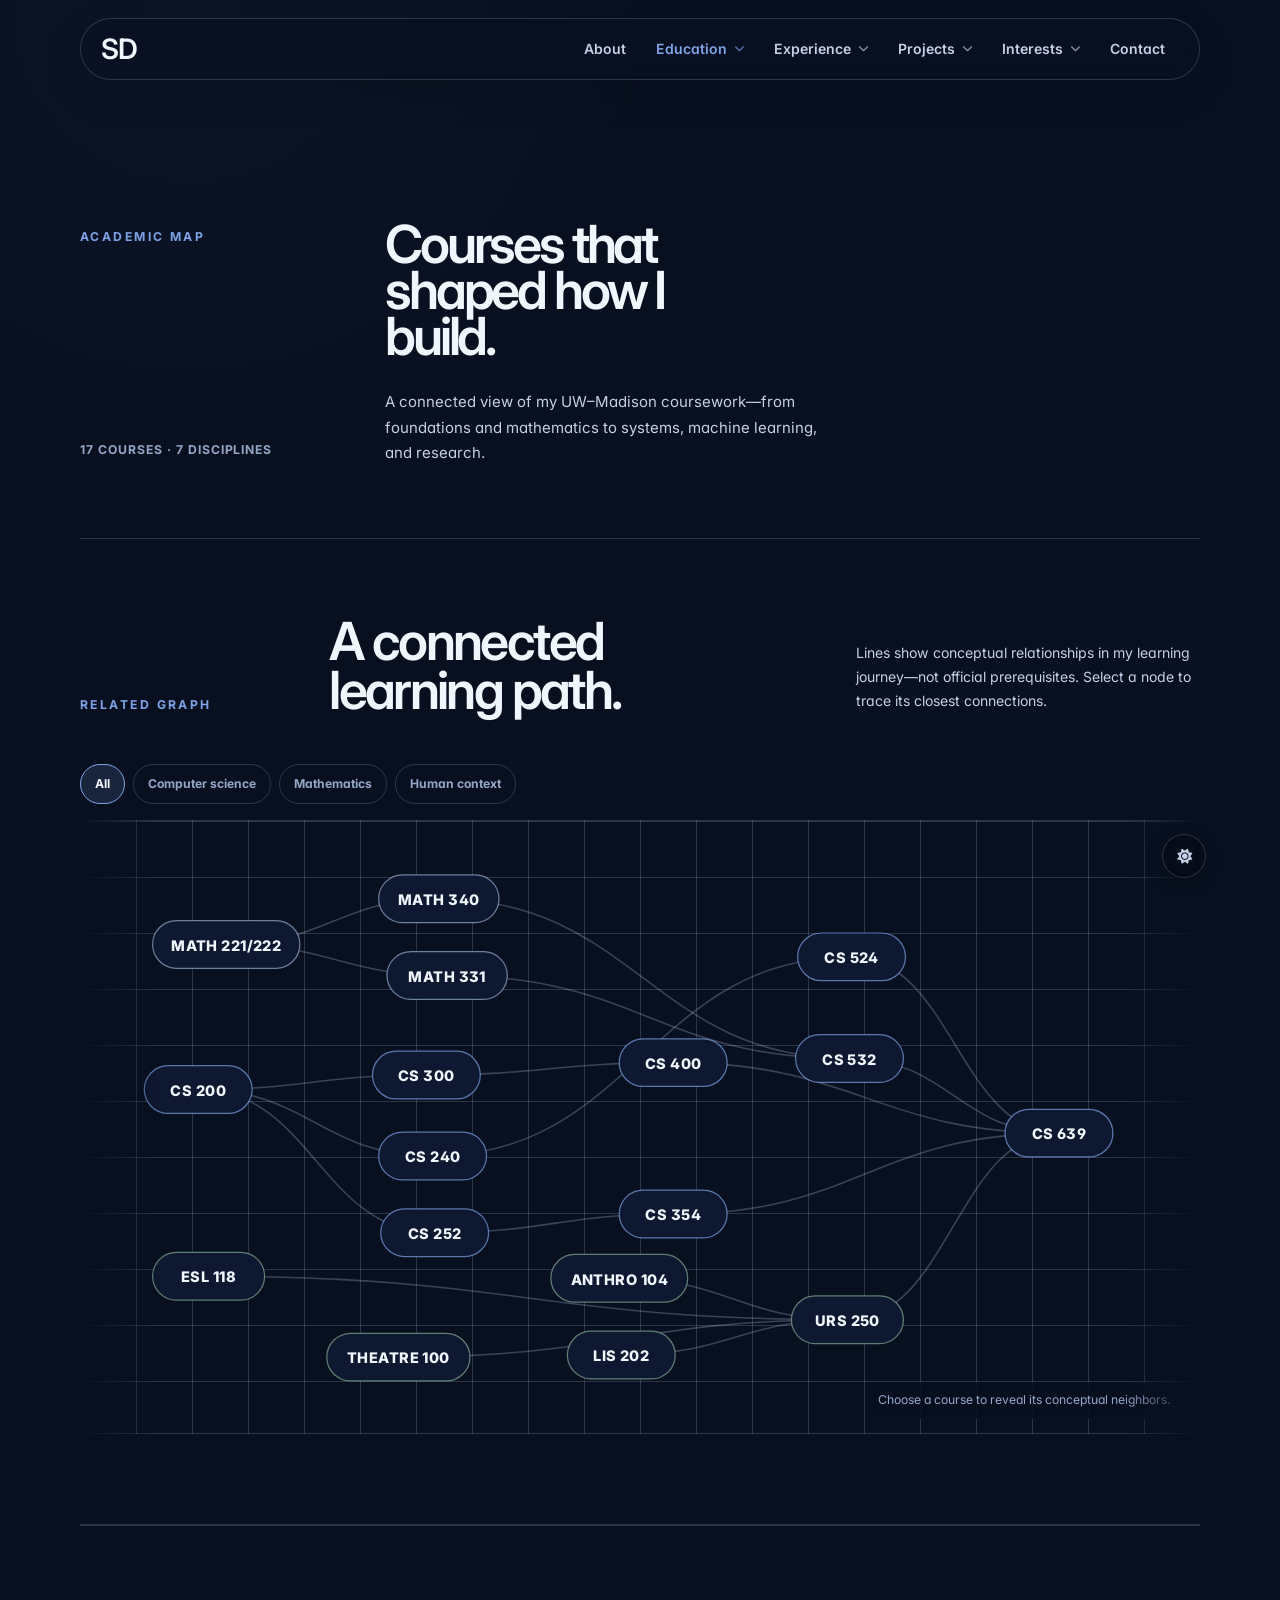
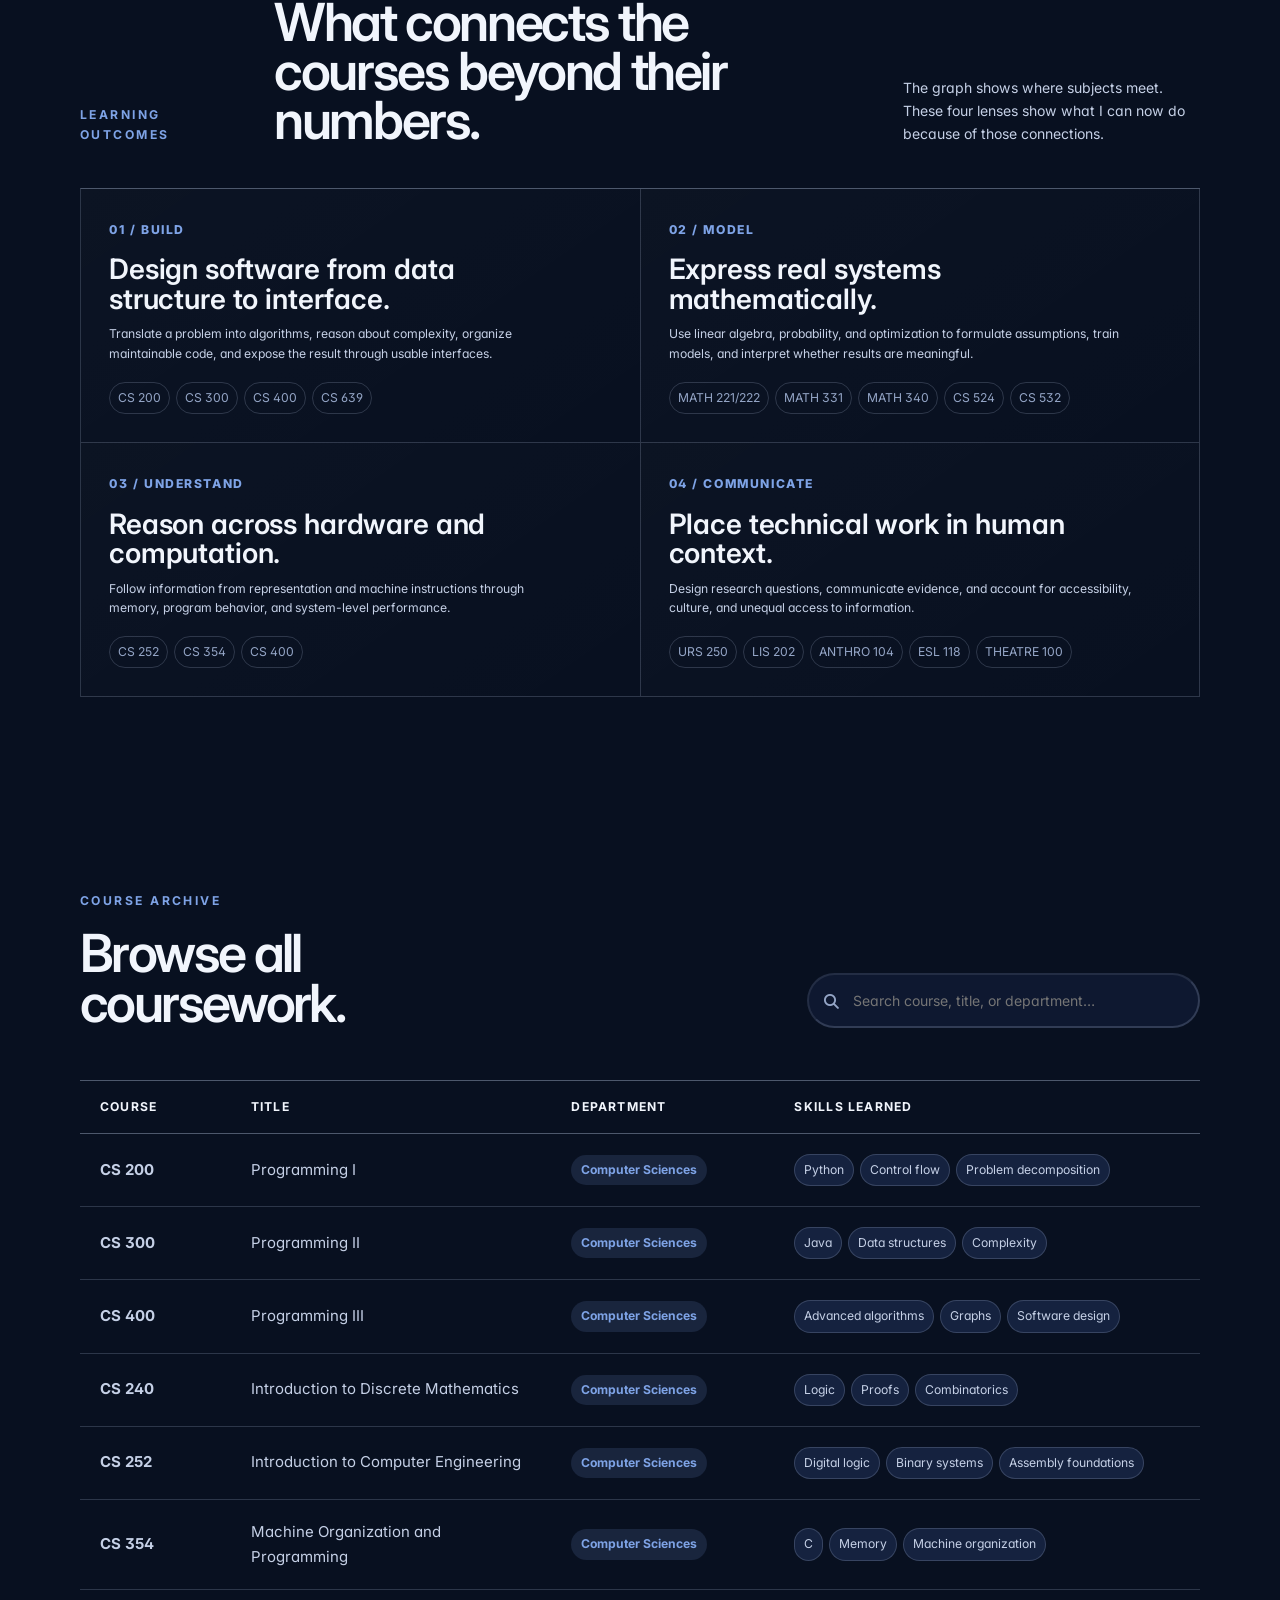
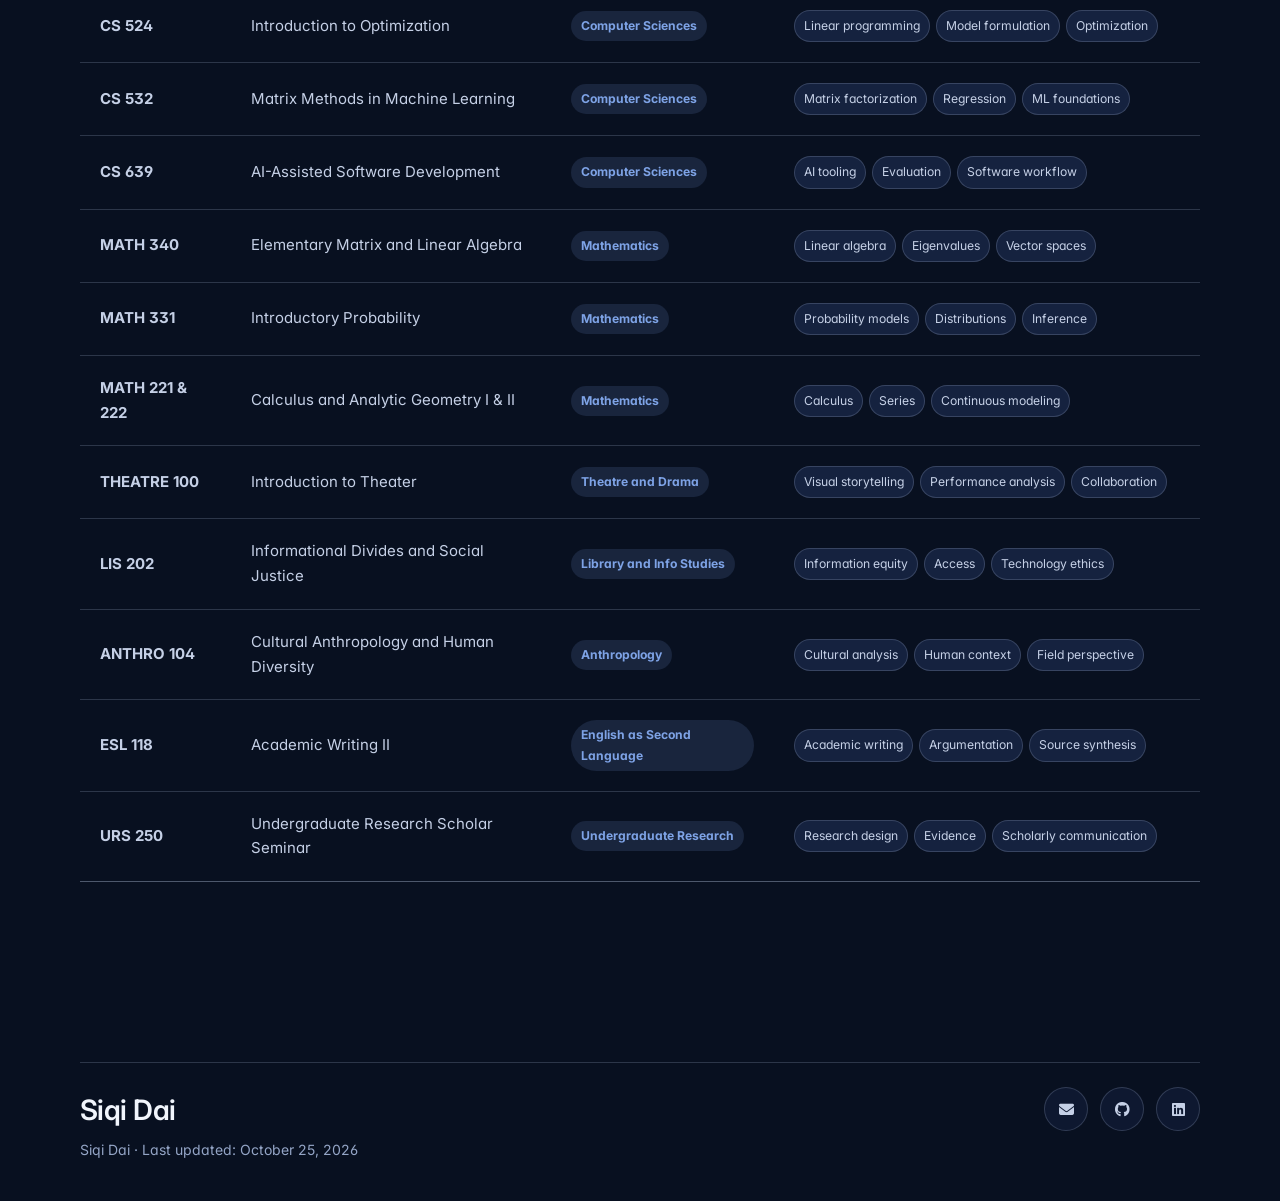
<file: courses.html>
<!DOCTYPE html>
<html lang="en">
<head>
    <meta charset="UTF-8">
    <meta name="viewport" content="width=device-width, initial-scale=1">
    <title>Course Guide | Siqi Dai</title>
    <meta name="author" content="Siqi Dai">
    <meta name="description" content="A connected map and archive of Siqi Dai's UW-Madison coursework in data science, computer science, mathematics, and research.">
    <script>try{document.documentElement.setAttribute("data-theme",localStorage.getItem("theme")==="light"?"light":"dark")}catch(e){document.documentElement.setAttribute("data-theme","dark")}</script>
    <link rel="preconnect" href="https://fonts.googleapis.com">
    <link rel="preconnect" href="https://fonts.gstatic.com" crossorigin>
    <link href="https://fonts.googleapis.com/css2?family=Inter:wght@400;500;600;700&amp;family=Newsreader:ital,opsz,wght@0,6..72,400;0,6..72,500;0,6..72,600;1,6..72,400&amp;display=swap" rel="stylesheet">
    <link rel="stylesheet" href="https://cdnjs.cloudflare.com/ajax/libs/font-awesome/6.4.0/css/all.min.css">
    <link rel="stylesheet" href="css/tokens.css?v=202610252038">
    <link rel="stylesheet" href="css/style.css?v=202610252038">
    <link rel="stylesheet" href="css/refactor.css?v=202610252038">
    <link rel="stylesheet" href="css/system.css?v=202610252038">
    <link rel="stylesheet" href="css/home.css?v=202610252038">
</head>
<body>
    <a class="skip-link" href="#main-content">Skip to content</a>
    <div id="progress-bar" aria-hidden="true"></div>
    <nav class="site-nav">
        <div class="nav-container">
            <a href="index.html" class="nav-logo" aria-label="Go to homepage">SD</a>
            <button class="nav-toggle" type="button" aria-expanded="false" aria-controls="primary-navigation" aria-label="Open navigation"><i class="fas fa-bars" aria-hidden="true"></i></button>
            <div class="nav-menu" id="primary-navigation">
                <div class="nav-item" data-page="about"><a class="nav-link" href="index.html#about">About</a></div>
                <div class="nav-item has-dropdown" data-page="education"><a class="nav-link" href="education.html" aria-haspopup="true">Education <i class="fas fa-chevron-down nav-caret" aria-hidden="true"></i></a><div class="nav-dropdown"><div class="nav-dropdown-panel"><a href="education.html"><strong>UW–Madison</strong><small>Degree and coursework themes</small></a><a href="courses.html"><strong>Course Guide</strong><small>Connected map of 17 courses</small></a></div></div></div><div class="nav-item has-dropdown" data-page="experience"><a class="nav-link" href="experience.html" aria-haspopup="true">Experience <i class="fas fa-chevron-down nav-caret" aria-hidden="true"></i></a><div class="nav-dropdown"><div class="nav-dropdown-panel"><a href="experience-research.html"><strong>Research</strong><small>3 roles</small></a><a href="experience-internships.html"><strong>Internships</strong><small>2 roles</small></a><a href="experience-campus.html"><strong>Campus roles</strong><small>2 roles</small></a><a href="experience-awards.html"><strong>Awards & talks</strong><small>3 roles</small></a></div></div></div><div class="nav-item has-dropdown" data-page="projects"><a class="nav-link" href="projects.html" aria-haspopup="true">Projects <i class="fas fa-chevron-down nav-caret" aria-hidden="true"></i></a><div class="nav-dropdown"><div class="nav-dropdown-panel"><a href="projects-research.html"><strong>Research & ML systems</strong><small>5 projects</small></a><a href="projects-accessibility.html"><strong>Accessibility & spatial</strong><small>5 projects</small></a><a href="projects-web.html"><strong>Web apps & tools</strong><small>3 projects</small></a></div></div></div><div class="nav-item has-dropdown" data-page="interests"><a class="nav-link" href="interests.html" aria-haspopup="true">Interests <i class="fas fa-chevron-down nav-caret" aria-hidden="true"></i></a><div class="nav-dropdown"><div class="nav-dropdown-panel"><a href="interests.html?open=reading"><strong>Reading</strong></a><a href="interests.html?open=cinema"><strong>Cinema</strong></a><a href="interests.html?open=music"><strong>Music</strong></a><a href="interests.html?open=museums"><strong>Museums</strong></a></div></div></div>
                <div class="nav-item" data-page="contact"><a class="nav-link" href="index.html#contact">Contact</a></div>
            </div>
        </div>
    </nav>

    <main id="main-content" class="container">
        <header class="courses-header" data-reveal>
            <div class="courses-header-rail"><span class="section-kicker">Academic map</span><span class="courses-count">17 courses · 7 disciplines</span></div>
            <div class="courses-header-copy">
                <h1>Courses that shaped how I build.</h1>
                <p class="courses-subtitle">A connected view of my UW–Madison coursework—from foundations and mathematics to systems, machine learning, and research.</p>
            </div>
        </header>

        <div class="courses-container">
            <section class="course-map-section" aria-labelledby="course-map-title" data-reveal>
                <div class="course-map-intro">
                    <span class="section-kicker">Related graph</span>
                    <h2 id="course-map-title">A connected learning path.</h2>
                    <p>Lines show conceptual relationships in my learning journey—not official prerequisites. Select a node to trace its closest connections.</p>
                </div>
                <div class="course-map-toolbar" role="group" aria-label="Filter course graph">
                    <button class="course-filter is-active" type="button" data-course-group="all">All</button>
                    <button class="course-filter" type="button" data-course-group="cs">Computer science</button>
                    <button class="course-filter" type="button" data-course-group="math">Mathematics</button>
                    <button class="course-filter" type="button" data-course-group="context">Human context</button>
                </div>
                <div class="course-map-canvas">
                    <svg id="course-map" viewBox="0 0 1080 590" role="img" aria-labelledby="course-map-title course-map-description"></svg>
                    <p id="course-map-description" class="course-map-status" aria-live="polite">Choose a course to reveal its conceptual neighbors.</p>
                </div>
            </section>

            <section class="learning-outcomes" aria-labelledby="learning-outcomes-title" data-reveal>
                <div class="learning-outcomes-heading">
                    <span class="section-kicker">Learning outcomes</span>
                    <h2 id="learning-outcomes-title">What connects the courses beyond their numbers.</h2>
                    <p>The graph shows where subjects meet. These four lenses show what I can now do because of those connections.</p>
                </div>
                <div class="learning-outcomes-grid">
                    <article>
                        <span>01 / Build</span>
                        <h3>Design software from data structure to interface.</h3>
                        <p>Translate a problem into algorithms, reason about complexity, organize maintainable code, and expose the result through usable interfaces.</p>
                        <div><small>CS 200</small><small>CS 300</small><small>CS 400</small><small>CS 639</small></div>
                    </article>
                    <article>
                        <span>02 / Model</span>
                        <h3>Express real systems mathematically.</h3>
                        <p>Use linear algebra, probability, and optimization to formulate assumptions, train models, and interpret whether results are meaningful.</p>
                        <div><small>MATH 221/222</small><small>MATH 331</small><small>MATH 340</small><small>CS 524</small><small>CS 532</small></div>
                    </article>
                    <article>
                        <span>03 / Understand</span>
                        <h3>Reason across hardware and computation.</h3>
                        <p>Follow information from representation and machine instructions through memory, program behavior, and system-level performance.</p>
                        <div><small>CS 252</small><small>CS 354</small><small>CS 400</small></div>
                    </article>
                    <article>
                        <span>04 / Communicate</span>
                        <h3>Place technical work in human context.</h3>
                        <p>Design research questions, communicate evidence, and account for accessibility, culture, and unequal access to information.</p>
                        <div><small>URS 250</small><small>LIS 202</small><small>ANTHRO 104</small><small>ESL 118</small><small>THEATRE 100</small></div>
                    </article>
                </div>
            </section>

            <section class="course-archive" aria-labelledby="course-archive-title" data-reveal>
                <div class="course-archive-heading">
                    <div><span class="section-kicker">Course archive</span><h2 id="course-archive-title">Browse all coursework.</h2></div>
                    <div class="search-wrapper">
                        <i class="fas fa-search search-icon" aria-hidden="true"></i><label class="sr-only" for="course-search">Search courses</label><input type="search" id="course-search" placeholder="Search course, title, or department…">
                    </div>
                </div>
                <div class="courses-table-wrapper">
                    <table class="courses-table" id="courses-table">
                        <thead><tr><th>Course</th><th>Title</th><th>Department</th><th>Skills learned</th></tr></thead>
                        <tbody>
                            <tr data-search="cs 200 programming i computer sciences"><td><strong>CS 200</strong></td><td>Programming I</td><td><span class="course-dept-badge">Computer Sciences</span></td><td><div class="course-skill-tags"><span>Python</span><span>Control flow</span><span>Problem decomposition</span></div></td></tr>
                            <tr data-search="cs 300 programming ii computer sciences"><td><strong>CS 300</strong></td><td>Programming II</td><td><span class="course-dept-badge">Computer Sciences</span></td><td><div class="course-skill-tags"><span>Java</span><span>Data structures</span><span>Complexity</span></div></td></tr>
                            <tr data-search="cs 400 programming iii computer sciences"><td><strong>CS 400</strong></td><td>Programming III</td><td><span class="course-dept-badge">Computer Sciences</span></td><td><div class="course-skill-tags"><span>Advanced algorithms</span><span>Graphs</span><span>Software design</span></div></td></tr>
                            <tr data-search="cs 240 introduction to discrete mathematics computer sciences"><td><strong>CS 240</strong></td><td>Introduction to Discrete Mathematics</td><td><span class="course-dept-badge">Computer Sciences</span></td><td><div class="course-skill-tags"><span>Logic</span><span>Proofs</span><span>Combinatorics</span></div></td></tr>
                            <tr data-search="cs 252 introduction to computer engineering computer sciences"><td><strong>CS 252</strong></td><td>Introduction to Computer Engineering</td><td><span class="course-dept-badge">Computer Sciences</span></td><td><div class="course-skill-tags"><span>Digital logic</span><span>Binary systems</span><span>Assembly foundations</span></div></td></tr>
                            <tr data-search="cs 354 machine organization and programming computer sciences"><td><strong>CS 354</strong></td><td>Machine Organization and Programming</td><td><span class="course-dept-badge">Computer Sciences</span></td><td><div class="course-skill-tags"><span>C</span><span>Memory</span><span>Machine organization</span></div></td></tr>
                            <tr data-search="cs 524 introduction to optimization computer sciences"><td><strong>CS 524</strong></td><td>Introduction to Optimization</td><td><span class="course-dept-badge">Computer Sciences</span></td><td><div class="course-skill-tags"><span>Linear programming</span><span>Model formulation</span><span>Optimization</span></div></td></tr>
                            <tr data-search="cs 532 matrix methods in machine learning computer sciences"><td><strong>CS 532</strong></td><td>Matrix Methods in Machine Learning</td><td><span class="course-dept-badge">Computer Sciences</span></td><td><div class="course-skill-tags"><span>Matrix factorization</span><span>Regression</span><span>ML foundations</span></div></td></tr>
                            <tr data-search="cs 639 ai-assisted software development computer sciences"><td><strong>CS 639</strong></td><td>AI-Assisted Software Development</td><td><span class="course-dept-badge">Computer Sciences</span></td><td><div class="course-skill-tags"><span>AI tooling</span><span>Evaluation</span><span>Software workflow</span></div></td></tr>
                            <tr data-search="math 340 elementary matrix linear algebra mathematics"><td><strong>MATH 340</strong></td><td>Elementary Matrix and Linear Algebra</td><td><span class="course-dept-badge">Mathematics</span></td><td><div class="course-skill-tags"><span>Linear algebra</span><span>Eigenvalues</span><span>Vector spaces</span></div></td></tr>
                            <tr data-search="math 331 introductory probability mathematics"><td><strong>MATH 331</strong></td><td>Introductory Probability</td><td><span class="course-dept-badge">Mathematics</span></td><td><div class="course-skill-tags"><span>Probability models</span><span>Distributions</span><span>Inference</span></div></td></tr>
                            <tr data-search="math 221 222 calculus analytic geometry mathematics"><td><strong>MATH 221 &amp; 222</strong></td><td>Calculus and Analytic Geometry I &amp; II</td><td><span class="course-dept-badge">Mathematics</span></td><td><div class="course-skill-tags"><span>Calculus</span><span>Series</span><span>Continuous modeling</span></div></td></tr>
                            <tr data-search="theatre 100 introduction theater drama"><td><strong>THEATRE 100</strong></td><td>Introduction to Theater</td><td><span class="course-dept-badge">Theatre and Drama</span></td><td><div class="course-skill-tags"><span>Visual storytelling</span><span>Performance analysis</span><span>Collaboration</span></div></td></tr>
                            <tr data-search="lis 202 informational divides social justice library information studies"><td><strong>LIS 202</strong></td><td>Informational Divides and Social Justice</td><td><span class="course-dept-badge">Library and Info Studies</span></td><td><div class="course-skill-tags"><span>Information equity</span><span>Access</span><span>Technology ethics</span></div></td></tr>
                            <tr data-search="anthro 104 cultural anthropology human diversity"><td><strong>ANTHRO 104</strong></td><td>Cultural Anthropology and Human Diversity</td><td><span class="course-dept-badge">Anthropology</span></td><td><div class="course-skill-tags"><span>Cultural analysis</span><span>Human context</span><span>Field perspective</span></div></td></tr>
                            <tr data-search="esl 118 academic writing ii english second language"><td><strong>ESL 118</strong></td><td>Academic Writing II</td><td><span class="course-dept-badge">English as Second Language</span></td><td><div class="course-skill-tags"><span>Academic writing</span><span>Argumentation</span><span>Source synthesis</span></div></td></tr>
                            <tr data-search="urs 250 undergraduate research scholar seminar"><td><strong>URS 250</strong></td><td>Undergraduate Research Scholar Seminar</td><td><span class="course-dept-badge">Undergraduate Research</span></td><td><div class="course-skill-tags"><span>Research design</span><span>Evidence</span><span>Scholarly communication</span></div></td></tr>
                        </tbody>
                    </table>
                    <p id="course-empty-state" class="course-empty-state" hidden>No courses match your search.</p>
                </div>
            </section>
        </div>
    </main>

    <footer class="site-footer">
        <div class="container footer-inner">
            <div class="footer-info">
                <p class="footer-title">Siqi Dai</p>
                <p class="footer-meta">Siqi Dai · Last updated: October 25, 2026</p>
            </div>
            <div class="footer-links">
                <a href="mailto:sdai66@wisc.edu" aria-label="Email"><i class="fas fa-envelope"></i></a>
                <a href="https://github.com/Sherry1247" target="_blank" rel="noreferrer" aria-label="GitHub"><i
                        class="fab fa-github"></i></a>
                <a href="https://www.linkedin.com/in/siqi-dai-20b512296" target="_blank" rel="noreferrer"
                    aria-label="LinkedIn"><i class="fab fa-linkedin"></i></a>
            </div>
        </div>
    </footer>
    <button id="back-to-top" title="Back to top" aria-label="Back to top"><i class="fas fa-arrow-up"></i></button>
    <script src="js/main.js?v=202610252038"></script>
    <script src="js/nav.js?v=202610252038"></script>
    <script src="js/courses.js?v=202610252038"></script>
</body>
</html>
</file>
<file: css/tokens.css>
/*
 * Design tokens — the single source of truth for color, type and spacing.
 * Default is a deep navy "tech" dark theme; light is opt-in via
 * <html data-theme="light"> (set by the inline script in <head> / js/main.js).
 * Component CSS must reference these variables, never hard-coded colors.
 */

:root {
  color-scheme: dark;

  /* surfaces */
  --bg: #081020;
  --surface: #0e1830;
  --surface-soft: #15223f;

  /* text */
  --text: #f1f5fc;
  --text-soft: #c5d0e6;
  --muted: #94a5c6;

  /* lines */
  --line: rgba(190, 205, 232, 0.2);
  --line-strong: rgba(190, 205, 232, 0.38);

  /* accent: soft sky blue — AA+ on the navy surfaces, never neon */
  --accent: #7ea3e6;
  --accent-cool: #adc5f0;
  --accent-rgb: 126, 163, 230;
  --accent-soft: rgba(var(--accent-rgb), 0.14);
  --on-accent: #06101f; /* text color on accent-filled buttons */

  /* effects */
  --shadow-soft: 0 18px 55px rgba(0, 0, 0, 0.22);
  --shadow: 0 26px 70px rgba(0, 0, 0, 0.3);
  --hero-card: rgba(14, 24, 48, 0.78);
  --nav-bg: rgba(8, 16, 32, 0.78);

  /* layout */
  --content-width: 1120px;
  --radius-lg: 20px;
  --radius-md: 14px;
  --transition: 220ms cubic-bezier(0.22, 1, 0.36, 1);

  /* type */
  --font-body: "Inter", system-ui, -apple-system, "Segoe UI", sans-serif;
  --font-display: "Newsreader", Georgia, "Times New Roman", serif;

  /* type scale — the only font sizes used on the site */
  --fs-xs: 0.8125rem;   /* labels, dates, tags */
  --fs-sm: 0.9375rem;   /* secondary text, nav */
  --fs-body: 1rem;      /* body copy */
  --fs-h3: 1.25rem;     /* card / item titles */
  --fs-h2: 1.875rem;    /* section titles */
  --fs-display: clamp(2.5rem, 5vw, 3.5rem); /* page title / hero name */

  interpolate-size: allow-keywords;
}

:root[data-theme="light"] {
  color-scheme: light;
  --bg: #f4f7fc;
  --surface: #ffffff;
  --surface-soft: #e9eef8;
  --text: #0a1426;
  --text-soft: #41547a;
  --muted: #55668a;
  --line: rgba(10, 20, 38, 0.16);
  --line-strong: rgba(10, 20, 38, 0.32);
  --accent: #2a58b0;
  --accent-cool: #3d6bc0;
  --accent-rgb: 42, 88, 176;
  --on-accent: #ffffff;
  --shadow-soft: 0 1px 2px rgba(10, 20, 38, 0.06), 0 12px 32px rgba(10, 20, 38, 0.08);
  --shadow: 0 20px 50px rgba(10, 20, 38, 0.1);
  --hero-card: rgba(255, 255, 255, 0.78);
  --nav-bg: rgba(255, 255, 255, 0.85);
}
</file>
<file: css/style.css>
* {
  box-sizing: border-box;
  margin: 0;
  padding: 0;
}

html {
  scroll-behavior: smooth;
}

body {
  min-height: 100vh;
  -webkit-font-smoothing: antialiased;
}

a {
  color: inherit;
}

img {
  display: block;
  max-width: 100%;
  height: auto;
}

button {
  font: inherit;
}

.container,
.nav-container {
  margin: 0 auto;
}

.hero-backdrop {
  position: absolute;
  inset: 0;
  z-index: -1;
}

#progress-bar {
  position: fixed;
  top: 0;
  left: 0;
  width: 0;
  height: 3px;
  background: linear-gradient(90deg, var(--accent), var(--accent-cool));
  z-index: 1200;
}

.site-nav {
  position: sticky;
  top: 0;
  z-index: 1100;
  transition: padding-top var(--transition);
}

.site-nav.scrolled {
  padding-top: 8px;
}

.nav-container {
  display: flex;
  justify-content: space-between;
  align-items: center;
  color: #fff;
  backdrop-filter: blur(10px);
}

.nav-logo,
.hero h1,
.section-heading h2,
.contact-card h2 {
  font-family: var(--font-body);
}

.nav-logo {
  text-decoration: none;
  color: var(--text);
}

.nav-links {
  display: flex;
  align-items: center;
  overflow-x: auto;
  scrollbar-width: none;
}

.nav-links::-webkit-scrollbar {
  display: none;
}

.nav-links a {
  position: relative;
  text-decoration: none;
  transition: color var(--transition);
}

.nav-links a:hover {
  color: #fff;
}

.nav-links a::after {
  content: "";
  position: absolute;
  left: 0;
  width: 100%;
  height: 1px;
  transform: scaleX(0);
  transform-origin: left;
  transition: transform var(--transition);
}

.nav-links a:hover::after,
.nav-links a.active::after {
  transform: scaleX(1);
}

.hero {
  position: relative;
  display: flex;
  align-items: center;
  overflow: hidden;
}

.hero-shell {
  width: 100%;
  display: grid;
  color: #fff;
}

.eyebrow,
.section-kicker,
.project-period,
.timeline-date,
.card-label {
  text-transform: uppercase;
  font-weight: 700;
}

.eyebrow {
  color: rgba(255, 255, 255, 0.82);
}

.hero h1 {
  font-weight: 600;
}

.hero-role {
  min-height: 2.5em;
}

.hero-actions,
.hero-inline-meta,
.profile-links,
.tag-row,
.contact-links,
.skill-icon-group {
  display: flex;
  flex-wrap: wrap;
  gap: 12px;
}

.btn {
  display: inline-flex;
  align-items: center;
  gap: 10px;
  text-decoration: none;
  border: 1px solid rgba(255, 255, 255, 0.76);
  color: #fff;
  background: transparent;
  transition: transform var(--transition), background var(--transition), border-color var(--transition), box-shadow var(--transition);
  position: relative;
  overflow: hidden;
}

.btn::before {
  content: "";
  position: absolute;
  inset: 0;
  background: radial-gradient(circle at var(--btn-x, 50%) var(--btn-y, 50%), rgba(255, 255, 255, 0.15), transparent 50%);
  opacity: 0;
  transition: opacity var(--transition);
  pointer-events: none;
}

.btn:hover {
  transform: translateY(-2px);
  background: rgba(255, 255, 255, 0.12);
  border-color: rgba(255, 255, 255, 0.9);
  box-shadow: 0 12px 24px rgba(0, 0, 0, 0.2);
}

.btn:hover::before {
  opacity: 1;
}

.hero-inline-meta span {
  padding: 8px 12px;
  border: 1px solid rgba(255, 255, 255, 0.18);
}

.profile-float {
  backdrop-filter: blur(18px);
  align-self: center;
}

.profile-photo-wrap {
  width: 100%;
  margin: 0 auto;
  overflow: hidden;
}

.profile-photo {
  width: 100%;
  aspect-ratio: 4 / 5;
  object-fit: cover;
}

.profile-card-body {
  margin-top: 14px;
}

.profile-card-body h2 {
  margin-bottom: 4px;
  letter-spacing: -0.02em;
}

.profile-links a {
  color: rgba(255, 255, 255, 0.92);
  text-decoration: none;
  transition: color var(--transition), transform var(--transition);
}

.profile-links a:hover {
  color: #fff;
  transform: translateX(2px);
}

main.container {
  position: relative;
}

.section:not(:first-of-type) {
  border-top: 1px solid var(--line);
}

.section-kicker,
.project-period,
.timeline-date,
.card-label {
  color: var(--accent);
  font-size: var(--fs-body);
  font-weight: 700;
  letter-spacing: 0.16em;
  text-transform: uppercase;
}

.section-heading h2,
.section-heading h3,
.contact-card h2,
.contact-card h3 {
  font-size: var(--fs-h2);
  line-height: 1.15;
  font-weight: 600;
  max-width: 16ch;
}

.section-title {
  font-size: var(--fs-h2);
  line-height: 1.05;
  font-weight: 700;
  margin-bottom: 16px;
}

.about-grid,
.research-grid {
  display: grid;
  grid-template-columns: repeat(2, minmax(0, 1fr));
  gap: 42px;
}

.plain-block {
  padding: 0 0 28px;
  border-bottom: 1px solid var(--line);
  background: transparent;
}

.research-link {
  text-decoration: none;
  color: var(--accent);
  transition: color var(--transition);
}

.research-link:hover {
  color: var(--text);
}

.content-card h3,
.timeline-panel h3,
.feature-card h3,
.project-row h3,
.skill-card h3 {
  font-size: var(--fs-h3);
  margin-bottom: 10px;
}

.content-card p,
.timeline-panel p,
.feature-card p,
.project-row p,
.skill-card p,
.contact-copy p {
  color: var(--text-soft);
}

.timeline {
  display: grid;
  position: relative;
  padding-left: 14px;
}

.timeline::before {
  content: "";
  position: absolute;
  left: 86px;
  top: 18px;
  bottom: 0;
  width: 0;
}

.timeline-item {
  position: relative;
  display: grid;
  grid-template-columns: 170px 1fr;
  gap: 28px;
}

.timeline-item::before {
  display: none;
}

.timeline-panel {
  padding-bottom: 24px;
}

.timeline-meta {
  margin-bottom: 10px;
}

.card-topline,
.project-header,
.footer-inner {
  display: flex;
  justify-content: space-between;
  gap: 16px;
  align-items: flex-start;
}

.chip {
  display: inline-flex;
  align-items: center;
  padding: 7px 10px;
  border: 1px solid var(--line);
  background: var(--accent-soft);
  color: var(--accent);
  font-size: var(--fs-xs);
  font-weight: 700;
}

.tag-row {
  margin-top: 18px;
}

.section-heading .section-kicker {
  display: block;
  margin-bottom: 14px;
}

.section-kicker:hover,
.section-title:hover {
  color: var(--text);
}

.interest-card,
.content-card,
.feature-card,
.project-row,
.skill-card,
.contact-card,
.profile-card,
.timeline-panel {
  transition: transform var(--transition), box-shadow var(--transition), border-color var(--transition);
}

.content-card:hover,
.feature-card:hover,
.skill-card:hover,
.timeline-panel:hover,
.contact-card:hover,
.profile-card:hover,
.project-row:hover {
  transform: translateY(-2px);
  box-shadow: 0 20px 40px rgba(22, 24, 29, 0.06);
}

.timeline-date {
  display: inline-flex;
  align-items: center;
  min-height: 52px;
  color: var(--text-soft);
  font-size: var(--fs-sm);
  font-weight: 700;
  letter-spacing: 0.12em;
  text-transform: uppercase;
}

.tag-row span {
  padding: 7px 10px;
  border: 1px solid var(--line);
}

.project-list {
  border-top: 1px solid var(--line);
}

.project-row {
  position: relative;
  border-bottom: 1px solid var(--line);
  overflow: visible;
  transform-style: preserve-3d;
  will-change: transform;
  transform: perspective(900px) translateZ(0) rotateX(var(--project-rotate-x, 0deg)) rotateY(var(--project-rotate-y, 0deg));
  backdrop-filter: blur(0px);
}

.project-row::before {
  content: "";
  position: absolute;
  inset: 0;
  background: linear-gradient(90deg, var(--accent-soft), transparent 22%);
  opacity: 0;
  transition: opacity var(--transition);
  pointer-events: none;
}

.project-row::after {
  content: "↗";
  position: absolute;
  right: 6px;
  top: 36px;
  font-size: var(--fs-body);
  color: var(--accent);
  opacity: 0;
  transform: translateX(-8px);
  transition: opacity var(--transition), transform var(--transition);
}

.project-row:hover::before,
.project-row:hover::after,
.project-row:focus-within::before,
.project-row:focus-within::after {
  opacity: 1;
}

.project-row:hover::after,
.project-row:focus-within::after {
  transform: translateX(0);
}

.project-header {
  padding-right: 34px;
}

.project-badge {
  width: 44px;
  height: 44px;
  border: 1px solid var(--line);
  background: var(--accent-soft);
  color: var(--accent);
  display: inline-flex;
  align-items: center;
  justify-content: center;
}

.project-badge i {
  line-height: 1;
}

.project-badge-group {
  display: flex;
  align-items: center;
  gap: 12px;
}

.project-github-link {
  width: 44px;
  height: 44px;
  border: 1px solid var(--line);
  background: var(--surface);
  color: var(--text);
  display: inline-flex;
  align-items: center;
  justify-content: center;
  text-decoration: none;
  font-size: var(--fs-h3);
  transition: transform var(--transition), border-color var(--transition), color var(--transition), background var(--transition);
  z-index: 10;
}

.project-github-link:hover {
  transform: translateY(-2px);
  border-color: var(--line-strong);
  color: var(--accent);
  background: var(--accent-soft);
}

.project-github-link.disabled {
  opacity: 0.4;
  cursor: not-allowed;
  pointer-events: none;
}

.project-reveal {
  margin-top: 18px;
  transform: translateY(6px);
  opacity: 0.86;
  transition: transform var(--transition), opacity var(--transition);
}

.project-row:hover .project-reveal,
.project-row:focus-within .project-reveal {
  transform: translateY(0);
  opacity: 1;
}

.skills-grid {
  display: grid;
}

.skill-card {
  border-bottom: 1px solid var(--line);
}

.skill-icon-group {
  gap: 10px;
}

.skill-icon-group .fa-shield-halved,
.skill-icon-group .fa-vr-cardboard,
.skill-icon-group .fa-universal-access,
.skill-icon-group .fa-microchip {
  font-size: var(--fs-h3);
  width: 34px;
  height: 34px;
  display: inline-flex;
  align-items: center;
  justify-content: center;
  border: 1px solid var(--line);
  color: var(--accent);
}

.contact-card {
  display: grid;
  grid-template-columns: 0.8fr 1.2fr;
  gap: 28px;
  padding: 14px 0 8px;
}

.contact-phone {
  display: block !important;
  max-width: 440px;
  overflow: visible;
}

.contact-phone:hover {
  transform: translateY(-4px) rotateX(1deg);
  box-shadow: 0 35px 80px rgba(0, 0, 0, 0.55);
}

.contact-phone:hover .iphone-dynamic-island {
  width: 140px;
  height: 27px;
  box-shadow: 0 0 10px rgba(255, 255, 255, 0.1);
}

.contact-phone .contact-screen {
  position: relative;
  display: flex;
  flex-direction: column;
  gap: 24px;
  padding: 38px 24px 24px;
  border-radius: 40px;
  background: linear-gradient(180deg, #0d0f19 0%, #040508 100%);
  border: 1px solid rgba(255, 255, 255, 0.05);
  overflow: hidden;
}

.iphone-status-bar {
  width: 100%;
  padding: 0 8px;
  margin-bottom: 2px;
  letter-spacing: -0.01em;
  opacity: 0.85;
}

.iphone-icons {
  align-items: center;
}

.iphone-icons i {
  font-size: var(--fs-xs);
}

.contact-phone .contact-copy h3 {
  margin-top: 4px;
  font-size: var(--fs-h2);
  color: #fff;
}

.contact-phone .contact-copy p {
  color: rgba(255, 255, 255, 0.65);
  font-size: var(--fs-body);
  margin-top: 8px;
  line-height: 1.5;
}

.contact-phone .contact-links {
  display: flex;
  flex-direction: column;
  gap: 12px;
}

.contact-link-item:hover {
  box-shadow: 0 8px 20px rgba(0, 0, 0, 0.3);
}

.contact-link-item .icon-wrap {
  width: 40px;
  height: 40px;
  border-radius: 11px;
  display: flex;
  align-items: center;
  justify-content: center;
  margin-right: 14px;
  font-size: var(--fs-h3);
  flex-shrink: 0;
  transition: transform var(--transition);
}

.contact-link-item:hover .icon-wrap {
  transform: scale(1.08);
}

.contact-link-item.email .icon-wrap {
  background: linear-gradient(135deg, #007aff, #0056b3);
}

.contact-link-item.github .icon-wrap {
  background: linear-gradient(135deg, #333333, #1c1c1c);
}

.contact-link-item.linkedin .icon-wrap {
  background: linear-gradient(135deg, #0a66c2, #004182);
}

.contact-link-item .link-text {
  font-weight: 500;
  font-size: var(--fs-sm);
  flex-grow: 1;
  overflow: hidden;
  text-overflow: ellipsis;
  white-space: nowrap;
  color: rgba(255, 255, 255, 0.88);
}

.contact-link-item .chevron-icon {
  font-size: var(--fs-xs);
  color: rgba(255, 255, 255, 0.3);
  margin-left: 8px;
  transition: transform var(--transition), color var(--transition);
}

.contact-link-item:hover .chevron-icon {
  transform: translateX(2px);
  color: rgba(255, 255, 255, 0.6);
}

.iphone-home-indicator {
  transition: background var(--transition);
}

.contact-phone:hover .iphone-home-indicator {
  background: rgba(255, 255, 255, 0.55);
}

.site-footer {
  padding: 40px 0 40px;
}

.footer-inner {
  padding-top: 24px;
  border-top: 1px solid var(--line);
}

.footer-title {
  font-family: var(--font-body);
  font-size: var(--fs-h2);
}

.footer-info {
  display: flex;
  flex-direction: column;
  gap: 4px;
}

.footer-meta {
  font-size: var(--fs-sm);
}

.footer-links {
  display: flex;
  gap: 12px;
}

.footer-links a,
#back-to-top,
#theme-toggle {
  width: 44px;
  height: 44px;
  display: inline-flex;
  align-items: center;
  justify-content: center;
  border: 1px solid var(--line);
  text-decoration: none;
  transition: transform var(--transition), border-color var(--transition), color var(--transition);
}

.footer-links a:hover,
#back-to-top:hover,
#theme-toggle:hover {
  transform: translateY(-2px);
  border-color: var(--line-strong);
  color: var(--accent);
}

#back-to-top,
#theme-toggle {
  position: fixed;
  bottom: 22px;
  z-index: 1200;
}

#back-to-top {
  right: 22px;
  opacity: 0;
  pointer-events: none;
}

#back-to-top.show {
  opacity: 1;
  pointer-events: auto;
}

#theme-toggle {
  right: 74px;
}

[data-reveal] {
  opacity: 0;
  transform: translateY(32px);
  transition: opacity 720ms cubic-bezier(0.22, 1, 0.36, 1), transform 720ms cubic-bezier(0.22, 1, 0.36, 1);
}

[data-reveal].visible {
  opacity: 1;
  transform: translateY(0);
}

.timeline-item,
.project-row,
.content-card,
.feature-card,
.skill-card {
  opacity: 0;
  transform: translateY(24px);
}

[data-reveal] .timeline-item,
[data-reveal] .project-row,
[data-reveal] .content-card,
[data-reveal] .feature-card,
[data-reveal] .skill-card {
  transition: opacity 720ms cubic-bezier(0.22, 1, 0.36, 1), transform 720ms cubic-bezier(0.22, 1, 0.36, 1);
}

[data-reveal].visible .timeline-item,
[data-reveal].visible .project-row,
[data-reveal].visible .content-card,
[data-reveal].visible .feature-card,
[data-reveal].visible .skill-card {
  opacity: 1;
  transform: translateY(0);
}

.timeline-item:nth-child(1) {
  transition-delay: 60ms;
}

.timeline-item:nth-child(2) {
  transition-delay: 120ms;
}

.timeline-item:nth-child(3) {
  transition-delay: 180ms;
}

.timeline-item:nth-child(4) {
  transition-delay: 240ms;
}

.timeline-item:nth-child(5) {
  transition-delay: 300ms;
}

.project-row:nth-child(1) {
  transition-delay: 80ms;
}

.project-row:nth-child(2) {
  transition-delay: 160ms;
}

.project-row:nth-child(3) {
  transition-delay: 240ms;
}

.project-row:nth-child(4) {
  transition-delay: 320ms;
}

.content-card:nth-child(1) {
  transition-delay: 100ms;
}

.content-card:nth-child(2) {
  transition-delay: 180ms;
}

.feature-card:nth-child(1) {
  transition-delay: 100ms;
}

.feature-card:nth-child(2) {
  transition-delay: 180ms;
}

.skill-card:nth-child(1) {
  transition-delay: 80ms;
}

.skill-card:nth-child(2) {
  transition-delay: 160ms;
}

.skill-card:nth-child(3) {
  transition-delay: 240ms;
}

.skill-card:nth-child(4) {
  transition-delay: 320ms;
}

@media (prefers-reduced-motion: reduce) {
  html {
    scroll-behavior: auto;
  }
  *,
  *::before,
  *::after {
    animation: none !important;
    transition: none !important;
  }
  [data-reveal] {
    opacity: 1;
    transform: none;
  }
}

@media (max-width: 960px) {
  .hero-shell,
  .about-grid,
  .research-grid,
  .skills-grid,
  .contact-card {
    grid-template-columns: 1fr;
  }
  .section-heading,
  .timeline-item {
    grid-template-columns: 1fr;
  }
  .profile-card {
    max-width: 320px;
  }
}

@media (max-width: 760px) {
  .nav-container {
    min-height: 54px;
    padding: 0 12px;
  }
  .nav-links {
    gap: 14px;
    max-width: 72%;
  }
  .project-header,
  .card-topline,
  .footer-inner {
    flex-direction: column;
    align-items: flex-start;
  }
}

.section-title {
  font-size: var(--fs-display);
  line-height: 0.94;
  font-weight: 600;
  max-width: 12ch;
  margin-bottom: 24px;
}

/* Horizontal Interests Layout */

/* Horizontal Overlapping Interests Layout (Inspired by yushunchen.com) */

.interests-horizontal {
  justify-content: center;
  width: 100%;
  max-width: 100%;
}

[data-theme="dark"] .interest-card {
  box-shadow: -1rem 0 3rem rgba(0, 0, 0, 0.4);
}

.interest-card:hover {
  transform: translateY(-20px) scale(1.02);
  border-color: var(--accent);
  box-shadow: 0 15px 35px rgba(var(--accent-rgb), 0.2);
  z-index: 10;
}

.interest-card i {
  font-size: var(--fs-h2);
  color: var(--accent);
  margin-bottom: 20px;
  display: block;
  transition: transform 0.3s ease;
}

.interest-card:hover i {
  transform: scale(1.1) rotate(3deg);
}

.interest-card h3 {
  font-weight: 700;
}

.interest-card p {
  line-height: 1.7;
}

/* Enhanced Interactive Elements */

a {
  transition: color var(--transition), text-decoration-color var(--transition);
}

.profile-float {
  transition: transform 480ms cubic-bezier(0.22, 1, 0.36, 1), box-shadow 480ms cubic-bezier(0.22, 1, 0.36, 1);
}

.profile-float:hover {
  transform: translateY(-4px);
  box-shadow: 0 32px 64px rgba(0, 0, 0, 0.2);
}

.profile-links a {
  transition: color var(--transition), transform var(--transition), background var(--transition);
  padding: 4px 8px;
  border-radius: 4px;
  background: rgba(255, 255, 255, 0);
}

.profile-links a:hover {
  background: rgba(255, 255, 255, 0.1);
  transform: translateX(4px);
}

.section-heading {
  transition: all var(--transition);
}

.content-card,
.feature-card,
.skill-card {
  border-radius: 8px;
  padding: 16px;
  background: rgba(var(--accent-rgb), 0.02);
  transition: all var(--transition);
}

.content-card:hover,
.feature-card:hover,
.skill-card:hover {
  background: rgba(var(--accent-rgb), 0.06);
  border-color: var(--accent);
  padding-left: 24px;
}

.achievement-tags .tag {
  transition: transform 240ms ease, box-shadow 240ms ease, background 240ms ease;
}

.achievement-tags .tag:hover {
  transform: scale(1.08) translateY(-2px);
}

.doc-link {
  transition: all 240ms ease;
}

.doc-link:hover {
  transform: translateY(-3px) scale(1.05);
  box-shadow: 0 8px 20px rgba(var(--accent-rgb), 0.3);
}

.footer-links a,
#back-to-top,
#theme-toggle {
  transition: all var(--transition);
  transform-origin: center;
}

.footer-links a:hover,
#back-to-top:hover,
#theme-toggle:hover {
  transform: translateY(-3px) scale(1.08);
}

/* Responsive */

@media (max-width: 768px) {
  .section-title {
    font-size: var(--fs-display);
  }
  .interest-card {
    width: 240px;
  }
}

/* Achievement Tags */

.achievement-tags {
  display: flex;
  gap: 12px;
  flex-wrap: wrap;
  margin-top: 16px;
}

.achievement-tags .tag {
  display: inline-block;
  padding: 8px 16px;
  background: linear-gradient(135deg, var(--accent) 0%, rgba(var(--accent-rgb), 0.8) 100%);
  color: var(--surface);
  border-radius: 20px;
  font-size: var(--fs-sm);
  font-weight: 600;
  transition: all 0.3s ease;
  box-shadow: 0 2px 8px rgba(var(--accent-rgb), 0.2);
}

.achievement-tags .tag:hover {
  transform: translateY(-2px) scale(1.05);
  box-shadow: 0 4px 12px rgba(var(--accent-rgb), 0.4);
}

@media (max-width: 768px) {
  #theme-toggle {
    right: 70px;
  }
}

/* Symposium Media Section */

.symposium-media {
  margin-top: 24px;
  display: flex;
  flex-direction: column;
  gap: 20px;
}

.symposium-photo {
  width: 100%;
  max-width: 600px;
  border-radius: 12px;
  box-shadow: 0 8px 24px rgba(0, 0, 0, 0.15);
  transition: transform 0.3s ease;
}

.symposium-photo:hover {
  transform: scale(1.02);
}

.document-links {
  display: flex;
  gap: 16px;
  flex-wrap: wrap;
}

.doc-link {
  display: inline-flex;
  align-items: center;
  gap: 8px;
  padding: 12px 20px;
  background: var(--surface);
  color: var(--accent);
  text-decoration: none;
  border-radius: 8px;
  border: 2px solid var(--accent);
  transition: all 0.3s ease;
  font-weight: 600;
}

.doc-link:hover {
  background: var(--accent);
  color: var(--surface);
  transform: translateY(-2px);
  box-shadow: 0 4px 12px rgba(var(--accent-rgb), 0.3);
}

.doc-link i {
  font-size: var(--fs-h3);
}

.binary-particle {
  position: fixed;
  pointer-events: none;
  z-index: 1500;
  font-size: var(--fs-sm);
  font-weight: 700;
  color: var(--accent);
  letter-spacing: 0.16em;
  opacity: 0;
  animation: binary-float 0.9s ease-out forwards;
  mix-blend-mode: normal;
}

@keyframes binary-float {
  0% {
    opacity: 1;
    transform: translate3d(0, 0, 0) scale(1);
  }
  100% {
    opacity: 0;
    transform: translate3d(calc(var(--dx, -10px)), calc(var(--dy, -40px)), 0) scale(1.25);
  }
}

/* Course Guide Section Styling */

.course-guide-banner {
  position: relative;
  overflow: hidden;
}

.course-guide-tag {
  color: var(--accent);
  font-size: var(--fs-sm);
  font-weight: 700;
  text-transform: uppercase;
  letter-spacing: 0.12em;
  margin-bottom: 8px;
}

.course-guide-content h4 {
  font-family: var(--font-body);
  line-height: 1.15;
  margin-bottom: 14px;
}

.course-guide-desc {
  font-size: var(--fs-body);
  margin-bottom: 24px;
  line-height: 1.6;
}

.course-guide-btn {
  display: inline-flex;
  align-items: center;
  gap: 8px;
}

.course-guide-visual {
  display: flex;
  justify-content: center;
  align-items: center;
}

.course-guide-icon-placeholder {
  display: flex;
  justify-content: center;
  align-items: center;
  width: 140px;
  height: 140px;
  background: var(--surface);
  border-radius: 50%;
  border: 1px solid var(--line);
  color: var(--accent);
  font-size: var(--fs-display);
  box-shadow: 0 15px 35px rgba(var(--accent-rgb), 0.08);
  transition: transform 0.4s ease, border-color 0.4s ease, box-shadow 0.4s ease;
}

.course-guide-banner:hover .course-guide-icon-placeholder {
  transform: scale(1.08) rotate(8deg);
  border-color: var(--accent);
  box-shadow: 0 20px 40px rgba(var(--accent-rgb), 0.16);
}

/* Interests Expansion Panel */

.interest-expansion-panel {
  max-height: 0;
  opacity: 0;
  transition: max-height 0.5s ease-in-out, opacity 0.4s ease-in-out, border-width 0.3s;
  overflow: hidden;
  width: 100%;
  border: 0 solid var(--line);
  margin-top: 24px;
}

.interest-expansion-panel.expanded {
  opacity: 1;
  border-width: 1px;
}

.interest-expansion-inner {
  opacity: 0;
  transform: translateY(-12px);
  transition: opacity 0.3s ease, transform 0.3s ease, padding 0.5s;
  padding: 0 24px;
}

.interest-expansion-panel.expanded .interest-expansion-inner {
  opacity: 1;
  transform: translateY(0);
  padding: 34px 28px;
}

/* Expansion Header */

.expansion-title {
  font-size: var(--fs-h3);
  font-weight: 600;
  margin-bottom: 4px;
  display: flex;
  align-items: center;
  gap: 10px;
  color: var(--text);
}

.expansion-title i {
  color: var(--accent);
}

.expansion-subtitle {
  font-size: var(--fs-sm);
  color: var(--muted);
  margin-bottom: 28px;
}

/* 1. Bookshelf Styles */

.bookshelf-container {
  display: flex;
  flex-direction: column;
  align-items: center;
  margin-bottom: 24px;
  padding: 0 20px;
}

.bookshelf-row {
  display: flex;
  align-items: flex-end;
  justify-content: center;
  gap: 8px;
  height: 170px;
  width: 100%;
  max-width: 600px;
  position: relative;
  z-index: 5;
}

.book-item {
  width: 44px;
  height: 140px;
  background: var(--book-color);
  border-radius: 4px 4px 0 0;
  display: flex;
  align-items: center;
  justify-content: center;
  cursor: pointer;
  position: relative;
  border: 1px solid rgba(255, 255, 255, 0.1);
  box-shadow: inset -3px 0 6px rgba(0, 0, 0, 0.3), 3px 0 6px rgba(0, 0, 0, 0.2);
  transition: transform 0.3s cubic-bezier(0.25, 1, 0.5, 1), height 0.3s;
  transform-origin: bottom center;
}

.book-item.tilted {
  transform: rotate(6deg);
}

.book-item.tilted-left {
  transform: rotate(-6deg);
}

.book-item:hover {
  transform: translateY(-14px) rotate(0deg) scale(1.06);
  height: 148px;
  box-shadow: 0 15px 30px rgba(0, 0, 0, 0.35);
  z-index: 10;
}

.book-spine {
  writing-mode: vertical-rl;
  text-orientation: mixed;
  color: #fff;
  font-size: var(--fs-xs);
  font-weight: 600;
  letter-spacing: 0.05em;
  text-shadow: 1px 1px 2px rgba(0, 0, 0, 0.5);
  pointer-events: none;
  white-space: nowrap;
}

.bookshelf-shelf {
  width: 100%;
  max-width: 640px;
  height: 12px;
  background: linear-gradient(180deg, #8e6239 0%, #5c3e21 100%);
  border-radius: 4px;
  box-shadow: 0 10px 20px rgba(0, 0, 0, 0.15);
}

.book-details-box {
  max-width: 640px;
  margin: 0 auto;
  padding: 16px 20px;
  border-radius: 12px;
  background: var(--surface);
  border: 1px solid var(--line);
  min-height: 95px;
  display: flex;
  flex-direction: column;
  justify-content: center;
  text-align: center;
}

.book-details-box.active {
  text-align: left;
}

.book-details-box h5 {
  font-size: var(--fs-body);
  font-weight: 700;
  margin-bottom: 2px;
  color: var(--accent);
}

.book-author {
  font-size: var(--fs-sm);
  color: var(--muted);
  font-weight: 500;
  margin-bottom: 6px;
}

.book-desc {
  font-size: var(--fs-sm);
  color: var(--text-soft);
  line-height: 1.45;
}

.book-details-box .default-msg {
  color: var(--muted);
  font-style: italic;
  font-size: var(--fs-sm);
}

/* 2. Cinema Tape Styles */

.filmstrip-container {
  display: flex;
  flex-direction: column;
  width: 100%;
  max-width: 800px;
  margin: 0 auto;
  background: #121214;
  border-radius: 12px;
  padding: 18px 0;
  box-shadow: 0 15px 35px rgba(0, 0, 0, 0.3);
  position: relative;
  overflow: hidden;
}

.filmstrip-sprockets-top,
.filmstrip-sprockets-bottom {
  height: 10px;
  background-image: radial-gradient(circle, #fff 40%, transparent 40%);
  background-size: 24px 10px;
  background-repeat: repeat-x;
  opacity: 0.85;
}

.filmstrip-sprockets-top {
  margin-bottom: 12px;
}

.filmstrip-sprockets-bottom {
  margin-top: 12px;
}

.filmstrip-track {
  gap: 16px;
  padding: 0 16px;
}

.filmstrip-frame {
  flex: 1 1 0;
  background: #1a1a1c;
  border: 1px solid rgba(255, 255, 255, 0.06);
  border-radius: 4px;
  padding: 14px;
  display: flex;
  flex-direction: column;
  justify-content: space-between;
  cursor: pointer;
  position: relative;
  transition: transform 0.35s ease, background 0.35s ease, box-shadow 0.35s ease;
  overflow: hidden;
}

.filmstrip-frame::before {
  content: "";
  position: absolute;
  inset: 0;
  background: radial-gradient(circle at center, rgba(var(--accent-rgb), 0.08) 0%, transparent 80%);
  opacity: 0.4;
  pointer-events: none;
}

.filmstrip-frame:hover {
  transform: scale(1.08) rotate(1deg);
  background: #252528;
  border-color: var(--accent);
  box-shadow: 0 10px 24px rgba(var(--accent-rgb), 0.25);
  z-index: 5;
}

.frame-num {
  font-family: monospace;
  font-size: var(--fs-xs);
  color: var(--accent);
  opacity: 0.7;
}

.frame-content h5 {
  font-size: var(--fs-body);
  font-weight: 700;
  color: #fff;
  margin-bottom: 2px;
}

.frame-content p {
  font-size: var(--fs-xs);
  color: rgba(255, 255, 255, 0.5);
}

/* 3. Music Bubble Styles */

.bubbles-container {
  display: flex;
  flex-wrap: wrap;
  justify-content: center;
  align-items: center;
  gap: 30px;
  min-height: 180px;
  width: 100%;
  max-width: 700px;
  margin: 0 auto;
  position: relative;
}

.music-bubble {
  width: var(--bubble-size);
  height: var(--bubble-size);
  border-radius: 50%;
  display: flex;
  align-items: center;
  justify-content: center;
  text-align: center;
  padding: 12px;
  cursor: pointer;
  border: 1px solid rgba(255, 255, 255, 0.12);
  background: radial-gradient(circle at 30% 30%, hsla(var(--bubble-hue), 80%, 75%, 0.15) 0%, hsla(var(--bubble-hue), 80%, 40%, 0.03) 70%);
  backdrop-filter: blur(4px);
  -webkit-backdrop-filter: blur(4px);
  box-shadow: 0 10px 30px rgba(0, 0, 0, 0.1), inset 0 4px 10px rgba(255, 255, 255, 0.08);
  transition: transform 0.4s cubic-bezier(0.175, 0.885, 0.32, 1.275), box-shadow 0.4s, border-color 0.4s;
  animation: floatBubble 5s ease-in-out infinite alternate;
  animation-delay: var(--bubble-delay);
}

.music-bubble:hover {
  transform: scale(1.12) translateY(-6px);
  border-color: hsla(var(--bubble-hue), 80%, 65%, 0.5);
  box-shadow: 0 15px 35px hsla(var(--bubble-hue), 80%, 40%, 0.22);
}

.bubble-content h5 {
  font-size: var(--fs-sm);
  font-weight: 700;
  color: #fff;
  line-height: 1.2;
  margin-bottom: 2px;
}

.bubble-content p {
  font-size: var(--fs-xs);
  color: rgba(255, 255, 255, 0.65);
}

@keyframes floatBubble {
  0% {
    transform: translateY(0px) rotate(0deg);
  }
  100% {
    transform: translateY(-12px) rotate(4deg);
  }
}

/* 4. Museum Exhibit Styles */

.museums-exhibit-grid {
  display: grid;
  grid-template-columns: repeat(2, 1fr);
  gap: 20px;
  margin: 0 auto;
}

.museum-exhibit-card {
  background: var(--surface);
  border: 1px solid var(--line);
  border-radius: 14px;
  padding: 20px;
  transition: transform 0.3s ease, border-color 0.3s ease;
}

.museum-exhibit-card:hover {
  transform: translateY(-4px);
  border-color: var(--accent);
}

.museum-exhibit-card h5 {
  font-size: var(--fs-body);
  font-weight: 700;
  color: var(--accent);
  margin-bottom: 6px;
}

.museum-exhibit-card p {
  font-size: var(--fs-sm);
  color: var(--text-soft);
  line-height: 1.45;
}

.interest-card.active {
  border-color: var(--accent);
  box-shadow: 0 20px 40px rgba(var(--accent-rgb), 0.22);
  transform: translateY(-12px) scale(1.01);
  z-index: 8;
}

/* Interests Expansion Panel Content Toggle */

.interest-panel-content {
  display: none;
}

.interest-panel-content.active {
  display: block;
  animation: interestPanelFadeIn 0.5s cubic-bezier(0.22, 1, 0.36, 1) forwards;
}

@keyframes interestPanelFadeIn {
  from {
    opacity: 0;
    transform: translateY(-8px);
  }
  to {
    opacity: 1;
    transform: translateY(0);
  }
}

@media (max-width: 768px) {
  .course-guide-banner {
    grid-template-columns: 1fr;
    gap: 30px;
    padding: 30px;
  }
  .filmstrip-track {
    flex-wrap: wrap;
  }
  .filmstrip-frame {
    flex: 1 1 40%;
  }
  .museums-exhibit-grid {
    grid-template-columns: 1fr;
  }
}

/* Glassmorphic Theme Toggle Overrides */

#theme-toggle {
  border-radius: 50% !important;
  backdrop-filter: blur(8px);
  -webkit-backdrop-filter: blur(8px);
  background: rgba(255, 255, 255, 0.75) !important;
  box-shadow: 0 4px 12px rgba(0, 0, 0, 0.06);
  border-color: var(--line) !important;
}

[data-theme="dark"] #theme-toggle {
  background: rgba(5, 10, 20, 0.7) !important;
  box-shadow: 0 4px 16px rgba(0, 0, 0, 0.3);
}

#theme-toggle i {
  transition: transform 0.4s cubic-bezier(0.175, 0.885, 0.32, 1.275);
}

#theme-toggle:hover i {
  transform: rotate(45deg) scale(1.1);
}

/* 2026 portfolio refinement */

.nav-container {
  -webkit-backdrop-filter: blur(10px);
  transition: background var(--transition), border-color var(--transition), box-shadow var(--transition);
}

.site-nav.scrolled .nav-container {
  color: var(--text);
  background: color-mix(in srgb, var(--surface) 88%, transparent);
  border-color: var(--line);
  box-shadow: 0 10px 30px rgba(22, 24, 29, 0.08);
}

.site-nav.scrolled .nav-logo,
.site-nav.scrolled .nav-links a {
  color: var(--text);
}

.site-nav.scrolled .nav-links a:hover {
  color: var(--accent);
}

.site-nav.scrolled .nav-links a::after {
  background: var(--accent);
}

.nav-toggle {
  display: none;
  width: 40px;
  height: 40px;
  align-items: center;
  justify-content: center;
  border: 1px solid rgba(255, 255, 255, 0.2);
  border-radius: 10px;
  color: inherit;
  background: transparent;
  cursor: pointer;
}

.site-nav.scrolled .nav-toggle {
  border-color: var(--line);
}

.btn {
  font-weight: 700;
}

.timeline {
  padding-left: 0;
}

.timeline::before {
  left: 183px;
  top: 22px;
  bottom: 22px;
  width: 1px;
}

.timeline-item::before {
  content: "";
  display: block;
  position: absolute;
  left: 178px;
  top: 24px;
  z-index: 2;
  width: 11px;
  height: 11px;
  border: 3px solid var(--bg);
  border-radius: 50%;
}

.timeline-date {
  align-self: start;
  justify-content: flex-end;
  padding-right: 14px;
  color: var(--muted);
  font-size: var(--fs-xs);
}

.timeline-panel {
  min-width: 0;
  padding: 28px;
}

.timeline-meta {
  margin-bottom: 12px;
  color: var(--accent) !important;
  font-weight: 700;
}

.timeline-panel > p + p {
  margin-top: 12px;
}

.timeline-points {
  display: grid;
  gap: 8px;
  margin: 14px 0 0;
  padding-left: 1.25rem;
  color: var(--text-soft);
}

.timeline-points li::marker,
.project-feature-list li::marker {
  color: var(--accent);
}

.experience-heading {
  display: flex;
  justify-content: space-between;
  gap: 20px;
  align-items: flex-start;
}

.experience-type {
  display: inline-flex;
  margin-bottom: 8px;
  color: var(--accent);
  font-size: var(--fs-xs);
  font-weight: 800;
  letter-spacing: 0.14em;
  text-transform: uppercase;
}

.experience-icon {
  display: inline-flex;
  width: 42px;
  height: 42px;
  flex: 0 0 auto;
  align-items: center;
  justify-content: center;
  border: 1px solid var(--line);
  border-radius: 12px;
  color: var(--accent);
  background: var(--accent-soft);
}

.experience-detail-grid,
.project-detail-grid {
  display: grid;
  grid-template-columns: repeat(2, minmax(0, 1fr));
  gap: 28px;
  margin-top: 24px;
}

.experience-detail-grid h4,
.project-detail-grid h4 {
  margin-bottom: 10px;
  font-size: var(--fs-sm);
  letter-spacing: 0.08em;
  text-transform: uppercase;
}

.compact-tags {
  margin-top: 0;
  gap: 8px;
}

/* Progressive Disclosure & Accordion UI Styles */

.collapsible-card {
  position: relative;
  transition: border-color var(--transition), box-shadow var(--transition), background var(--transition);
}

.collapsible-card .card-summary-header {
  display: flex;
  flex-direction: column;
  gap: 12px;
}

.card-toggle-btn {
  display: inline-flex;
  align-items: center;
  gap: 8px;
  align-self: flex-start;
  margin-top: 14px;
  padding: 8px 16px;
  font-size: var(--fs-sm);
  font-weight: 600;
  border: 1px solid var(--line-strong);
  cursor: pointer;
  transition: all 0.25s ease;
  user-select: none;
}

.card-toggle-btn:hover {
  border-color: var(--accent);
  transform: translateY(-1px);
  box-shadow: 0 4px 12px rgba(var(--accent-rgb), 0.25);
}

.card-toggle-btn:focus-visible {
  outline: 2px solid var(--accent);
  outline-offset: 2px;
}

.card-toggle-btn .toggle-icon {
  font-size: var(--fs-xs);
  transition: transform 0.35s cubic-bezier(0.22, 1, 0.36, 1);
}

.collapsible-card.is-expanded .card-toggle-btn .toggle-icon {
  transform: rotate(180deg);
}

.card-details-wrapper {
  display: grid;
  grid-template-rows: 0fr;
  opacity: 0;
  overflow: hidden;
  transition: grid-template-rows 0.38s cubic-bezier(0.22, 1, 0.36, 1), opacity 0.35s ease;
}

.collapsible-card.is-expanded .card-details-wrapper {
  grid-template-rows: 1fr;
  opacity: 1;
}

.card-details-inner {
  min-height: 0;
  padding-top: 0;
  transition: padding-top 0.35s ease;
}

.collapsible-card.is-expanded .card-details-inner {
  padding-top: 20px;
  margin-top: 14px;
  border-top: 1px dashed var(--line);
}

/* Enhanced Scannability & High-Contrast Hierarchy */

.experience-heading h3,
.project-header h3 {
  line-height: 1.25;
}

.timeline-date,
.timeline-meta,
.project-period {
  font-size: var(--fs-sm);
  font-weight: 600;
}

.tag-row span {
  padding: 6px 12px;
  border: 1px solid var(--line);
  font-weight: 500;
  transition: border-color 0.2s ease, color 0.2s ease;
}

.collapsible-card:hover .tag-row span {
  border-color: var(--line-strong);
}

/* Flexible Image Galleries for Experience & Projects */

.experience-gallery,
.project-gallery {
  display: grid;
  grid-template-columns: repeat(auto-fit, minmax(260px, 1fr));
  gap: 16px;
  margin-top: 24px;
}

.gallery-item {
  min-width: 0;
  overflow: hidden;
  border: 1px solid var(--line);
  border-radius: 12px;
  background: var(--surface-soft);
  display: flex;
  flex-direction: column;
}

.gallery-item-wide {
  grid-column: 1 / -1;
}

.gallery-item img {
  width: 100%;
  height: 200px;
  object-fit: cover;
  transition: transform 0.4s ease;
}

.gallery-item:hover img {
  transform: scale(1.03);
}

.gallery-item figcaption {
  padding: 10px 14px;
  color: var(--muted);
  font-size: var(--fs-xs);
  font-weight: 500;
  border-top: 1px solid var(--line);
  background: var(--surface);
  margin-top: auto;
}

.content-card,
.feature-card,
.skill-card {
  border: 1px solid var(--line);
  border-radius: var(--radius-md);
  padding: 24px;
  background: var(--surface);
  box-shadow: var(--shadow-soft);
}

.content-card:hover,
.feature-card:hover,
.skill-card:hover {
  padding-left: 24px;
  border-color: var(--line-strong);
  background: var(--surface);
}

.project-list {
  display: grid;
  border-top: 0;
}

.project-row {
  transform: translateY(0);
}

.project-row::after {
  content: "";
}

.project-row:hover,
.project-row:focus-within {
  border-color: var(--line-strong);
  transform: translateY(-3px);
}

.project-title-detail {
  font-weight: 500;
}

.project-summary {
  margin-top: 2px;
  font-size: var(--fs-body);
}

.project-row > p + p {
  margin-top: 12px;
}

.project-feature-list {
  display: grid;
  gap: 8px;
  padding-left: 1.25rem;
  color: var(--text-soft);
}

.project-detail-grid .project-reveal {
  margin-top: 0;
}

.project-featured,
.project-featured:hover {
  background: linear-gradient(135deg, var(--accent-soft), transparent 45%),
    var(--surface);
}

.project-badge,
.project-github-link {
  border-radius: 12px;
}

@media (max-width: 960px) {
  .timeline {
    padding-left: 30px;
  }
  .timeline::before {
    left: 8px;
  }
  .timeline-item::before {
    left: 3px;
  }
  .timeline-date {
    min-height: auto;
    justify-content: flex-start;
    padding: 0 0 8px;
  }
}

@media (max-width: 760px) {
  .site-nav .nav-container {
    position: relative;
    flex-wrap: wrap;
  }
  .nav-toggle {
    display: inline-flex;
  }
  .nav-links {
    display: none;
    width: 100%;
    max-width: none;
    gap: 6px;
    flex-wrap: wrap;
  }
  .nav-links.open {
    display: flex;
  }
  .nav-links a {
    padding: 7px 9px;
    border-radius: 8px;
    font-size: var(--fs-sm);
  }
  .nav-links a::after {
    display: none;
  }
  .experience-detail-grid,
  .project-detail-grid,
  .experience-gallery {
    grid-template-columns: 1fr;
  }
  .timeline-panel,
  .project-row {
    padding: 22px;
  }
  .project-row:hover,
  .project-row:focus-within {
    padding-left: 22px;
  }
  .gallery-item img {
    height: auto;
    aspect-ratio: 16 / 10;
  }
  .interests-horizontal {
    justify-content: flex-start;
    overflow-x: auto;
    overflow-y: visible;
    padding: 28px 4px 38px;
    scroll-snap-type: x proximity;
  }
  .interest-card {
    left: auto;
    flex: 0 0 min(78vw, 280px);
    width: min(78vw, 280px);
    scroll-snap-align: start;
  }
  .interest-card:not(:first-child) {
    margin-left: 12px;
  }
  .interest-card:hover ~ .interest-card {
    left: auto;
  }
  .contact-phone {
    width: 100%;
  }
  .contact-phone .contact-links {
    width: 100%;
    flex-wrap: nowrap;
  }
  .contact-link-item {
    width: 100%;
    min-width: 0;
  }
  .contact-link-item .link-text {
    min-width: 0;
  }
}

/* Project resource strip (GitHub / Live Demo / Presentation / Paper / Gallery) */

.project-resource-strip {
  display: flex;
  flex-wrap: wrap;
  gap: 10px;
  margin: 4px 0 2px;
}

.resource-btn {
  display: inline-flex;
  align-items: center;
  gap: 8px;
  padding: 8px 16px;
  background: var(--surface);
  color: var(--accent);
  text-decoration: none;
  border-radius: 999px;
  border: 1.5px solid var(--accent);
  font-weight: 600;
  font-size: var(--fs-sm);
  font-family: inherit;
  cursor: pointer;
  transition: transform var(--transition), background var(--transition), color var(--transition), box-shadow var(--transition);
}

.resource-btn:hover,
.resource-btn:focus-visible {
  background: var(--accent);
  color: var(--surface);
  transform: translateY(-2px);
  box-shadow: 0 8px 18px rgba(var(--accent-rgb), 0.28);
}

.resource-btn-primary {
  background: var(--accent);
  color: var(--surface);
}

.resource-btn-primary:hover,
.resource-btn-primary:focus-visible {
  background: var(--accent);
  filter: brightness(1.08);
  color: var(--surface);
}

/* PDF presentation modal */

.pdf-modal {
  position: fixed;
  inset: 0;
  z-index: 2000;
  display: flex;
  align-items: center;
  justify-content: center;
  padding: 24px;
}

.pdf-modal[hidden] {
  display: none;
}

body.pdf-modal-open {
  overflow: hidden;
}

.pdf-modal-backdrop {
  position: absolute;
  inset: 0;
  background: rgba(8, 9, 13, 0.72);
  backdrop-filter: blur(4px);
}

.pdf-modal-dialog {
  position: relative;
  display: flex;
  flex-direction: column;
  width: min(960px, 100%);
  height: min(86vh, 900px);
  box-shadow: 0 40px 90px rgba(0, 0, 0, 0.5);
  overflow: hidden;
}

.pdf-modal-header {
  display: flex;
  align-items: center;
  justify-content: space-between;
  gap: 16px;
  padding: 16px 20px;
  border-bottom: 1px solid var(--accent-soft);
}

.pdf-modal-header h4 {
  margin: 0;
  font-size: var(--fs-body);
  font-weight: 700;
  overflow: hidden;
  text-overflow: ellipsis;
  white-space: nowrap;
}

.pdf-modal-actions {
  display: flex;
  align-items: center;
  gap: 12px;
  flex-shrink: 0;
}

.pdf-modal-link {
  display: inline-flex;
  align-items: center;
  gap: 6px;
  color: var(--accent);
  text-decoration: none;
  font-weight: 600;
  font-size: var(--fs-sm);
  white-space: nowrap;
}

.pdf-modal-link:hover {
  text-decoration: underline;
}

.pdf-modal-close {
  display: inline-flex;
  align-items: center;
  justify-content: center;
  width: 34px;
  height: 34px;
  border-radius: 50%;
  border: none;
  background: var(--accent-soft);
  color: var(--accent);
  cursor: pointer;
  transition: background var(--transition), color var(--transition);
}

.pdf-modal-close:hover,
.pdf-modal-close:focus-visible {
  background: var(--accent);
  color: var(--surface);
}

.pdf-modal-body {
  flex: 1;
  background: var(--surface-soft);
}

.pdf-modal-body iframe {
  width: 100%;
  height: 100%;
  border: none;
}

@media (max-width: 640px) {
  .pdf-modal {
    padding: 0;
  }
  .pdf-modal-dialog {
    width: 100%;
    height: 100%;
    border-radius: 0;
  }
}
</file>
<file: css/refactor.css>
/*
 * Portfolio layout and components (colors/fonts come from tokens.css)
 *
 * This file is the intentional visual layer for the 2026 portfolio refresh.
 * Keep component-specific behavior in style.css and use this file for the
 * editorial layout, design tokens, responsive rules, and page-level polish.
 */

html {
  background: var(--bg);
  font-size: var(--fs-sm);
}

.sr-only {
  position: absolute;
  width: 1px;
  height: 1px;
  padding: 0;
  margin: -1px;
  overflow: hidden;
  clip: rect(0, 0, 0, 0);
  white-space: nowrap;
  border: 0;
}

body {
  background:
    radial-gradient(circle at 12% 12%, rgba(var(--accent-rgb), 0.06), transparent 28rem),
    radial-gradient(circle at 92% 42%, rgba(169, 184, 216, 0.05), transparent 30rem),
    var(--bg);
  color: var(--text);
}

.skip-link {
  position: fixed;
  left: 16px;
  top: -60px;
  z-index: 2000;
  padding: 10px 14px;
  border-radius: 999px;
  color: var(--on-accent);
  background: var(--accent);
  font-weight: 800;
  transition: top var(--transition);
}

.skip-link:focus {
  top: 16px;
}

.hero-backdrop {
  background:
    linear-gradient(180deg, rgba(2, 5, 11, 0.25), var(--bg) 86%),
    radial-gradient(circle at 12% 18%, rgba(var(--accent-rgb), 0.18), transparent 24%),
    radial-gradient(circle at 82% 12%, rgba(169, 184, 216, 0.14), transparent 28%),
    linear-gradient(135deg, #060d1a 0%, #050a14 58%, #02050b 100%);
}

.site-nav {
  padding-top: 18px;
}

.nav-container {
  min-height: 62px;
  width: min(var(--content-width), calc(100% - 48px));
  padding: 0 20px;
  border: 1px solid var(--line);
  border-radius: 999px;
  background: var(--nav-bg);
  box-shadow: 0 12px 40px rgba(0, 0, 0, 0.12);
}

[data-theme="light"] .nav-container {
  background: rgba(255, 255, 255, 0.8);
}

.nav-logo {
  font-size: var(--fs-h2);
  letter-spacing: -0.06em;
}

.nav-links {
  gap: 20px;
}

.nav-links a {
  color: var(--text-soft);
  font-size: var(--fs-sm);
  font-weight: 700;
  letter-spacing: 0.03em;
}

.nav-links a:hover,
.nav-links a.active,
.nav-links a[aria-current="page"] {
  color: var(--accent);
}

.nav-links a::after {
  background: var(--accent);
  bottom: -9px;
}

.container,
.nav-container {
  width: min(var(--content-width), calc(100% - 48px));
}

.hero {
  min-height: calc(92vh - 82px);
  padding: 70px 0 88px;
}

.hero-shell {
  grid-template-columns: minmax(0, 1.1fr) minmax(300px, 0.62fr);
  gap: clamp(48px, 8vw, 112px);
  align-items: end;
}

.eyebrow,
.section-kicker,
.project-period,
.timeline-date,
.card-label {
  color: var(--accent);
  font-size: var(--fs-xs);
  letter-spacing: 0.2em;
}

.hero h1 {
  max-width: none;
  margin-top: 18px;
  color: var(--text);
  font-size: var(--fs-display);
  line-height: 0.84;
  letter-spacing: -0.065em;
}

.hero-role {
  max-width: 30rem;
  margin-top: 30px;
  color: var(--text);
  font-size: var(--fs-h3);
  line-height: 1.45;
}

.hero-copy {
  max-width: 34rem;
  margin-top: 20px;
  color: var(--text-soft);
  font-size: var(--fs-body);
}

.hero-actions {
  margin-top: 30px;
}

.btn {
  min-height: 46px;
  padding: 12px 19px;
  border-radius: 999px;
}

.btn-primary {
  color: var(--on-accent);
  border-color: var(--accent);
  background: var(--accent);
}

.btn-primary:hover {
  color: var(--on-accent);
  background: var(--accent-cool);
}

.btn-secondary {
  border-color: var(--line-strong);
  color: var(--text);
}

.hero-inline-meta {
  gap: 8px;
  margin-top: 22px;
}

.hero-inline-meta span {
  border-color: var(--line);
  border-radius: 999px;
  color: var(--text-soft);
  font-size: var(--fs-xs);
}

.profile-float {
  max-width: 360px;
  justify-self: end;
  padding: 22px;
  border: 1px solid var(--line);
  border-radius: var(--radius-lg);
  background: var(--hero-card);
  box-shadow: var(--shadow-soft);
}

.profile-photo-wrap {
  max-width: none;
  border-radius: var(--radius-md);
}

.profile-card-body {
  padding-top: 22px;
}

.profile-card-body h2 {
  color: var(--text);
  font-size: var(--fs-h2);
}

.profile-card-body p {
  color: var(--text-soft);
  font-size: var(--fs-sm);
}

.profile-links {
  gap: 8px 16px;
  margin-top: 18px;
}

.profile-links a,
.research-link,
.doc-link {
  color: var(--accent);
  font-weight: 700;
}

.section {
  padding: clamp(64px, 6.5vw, 88px) 0 clamp(52px, 5.5vw, 74px);
  scroll-margin-top: 92px;
}

.section-heading {
  display: grid;
  grid-template-columns: minmax(130px, 0.28fr) minmax(0, 1fr);
  gap: clamp(22px, 5vw, 72px);
  align-items: end;
  margin-bottom: clamp(30px, 3.8vw, 46px);
}

.section-heading h3,
.section-title {
  grid-column: 2;
  max-width: 14ch;
  margin: 0;
  color: var(--text);
  font-family: var(--font-body);
  font-size: var(--fs-display);
  font-weight: 600;
  line-height: 0.92;
  letter-spacing: -0.055em;
}

.section-heading::after {
  content: "";
  display: block;
  width: 100%;
  height: 1px;
  grid-column: 1 / -1;
  margin-top: 10px;
  background: var(--line);
}

.about-grid,
.skills-grid {
  gap: 14px;
}

.about-editorial {
  display: grid;
  grid-template-columns: minmax(72px, 0.2fr) minmax(320px, 0.85fr) minmax(360px, 1fr);
  gap: clamp(28px, 5vw, 76px);
  align-items: start;
  padding-top: 10px;
}

.about-intro {
  grid-column: 2;
}

.about-marker {
  grid-column: 1;
  justify-self: center;
  padding-top: 8px;
  writing-mode: vertical-rl;
  transform: rotate(180deg);
}

.about-intro h2 {
  max-width: 10.5ch;
  margin: 0;
  color: var(--text);
  font-family: var(--font-body);
  font-size: var(--fs-display);
  font-weight: 600;
  line-height: 0.92;
  letter-spacing: -0.055em;
}

.about-copy {
  grid-column: 3;
  max-width: 620px;
  padding-top: 8px;
}

.about-copy p {
  max-width: 54ch;
  color: var(--text-soft);
  font-size: var(--fs-body);
}

.about-copy .about-lede {
  color: var(--text);
  font-size: var(--fs-h2);
  line-height: 1.25;
  letter-spacing: -0.025em;
}

.about-facts {
  display: grid;
  grid-template-columns: repeat(2, minmax(0, 1fr));
  gap: 0 28px;
  margin-top: 46px;
  border-top: 1px solid var(--line-strong);
}

.about-fact {
  display: flex;
  flex-direction: column;
  gap: 6px;
  padding: 16px 0 15px;
  border-bottom: 1px solid var(--line);
}

.about-fact span {
  color: var(--accent);
  font-size: var(--fs-xs);
  font-weight: 800;
  letter-spacing: 0.16em;
  text-transform: uppercase;
}

.about-fact strong {
  color: var(--text);
  font-size: var(--fs-body);
}

/* Selected project history: a compact shared time matrix. */
.timeline-section {
  padding-top: 34px;
  padding-bottom: 32px;
}

.about-section {
  padding-bottom: 38px;
}

.timeline-section .section-heading {
  display: grid;
  grid-template-columns: minmax(120px, 0.28fr) minmax(0, 1fr);
  gap: 20px;
  align-items: end;
  margin-bottom: 18px;
}

.timeline-section .section-heading .section-title {
  max-width: none;
  margin-top: 0;
  font-size: var(--fs-h2);
}

.timeline-section .section-heading::after {
  grid-column: 1 / -1;
  margin-top: 4px;
}

.timeline-toolbar {
  display: flex;
  flex-wrap: wrap;
  align-items: center;
  justify-content: space-between;
  gap: 8px;
  margin: 0 0 8px;
}

.timeline-toolbar-label {
  margin-right: 6px;
  color: var(--muted);
  font-size: var(--fs-xs);
  font-weight: 800;
  letter-spacing: 0.16em;
  text-transform: uppercase;
}

.timeline-toolbar-note {
  color: var(--muted);
  font-size: var(--fs-xs);
}

.portfolio-timeline {
  border-top: 1px solid var(--line-strong);
}

.portfolio-timeline-axis,
.portfolio-timeline-row {
  display: grid;
  grid-template-columns: minmax(210px, 0.62fr) minmax(0, 2fr);
  gap: 18px;
  align-items: center;
}

.portfolio-timeline-axis {
  padding: 8px 0 7px;
  color: var(--muted);
  font-size: var(--fs-xs);
  font-weight: 800;
  letter-spacing: 0.14em;
  text-transform: uppercase;
}

.portfolio-timeline-years {
  display: flex;
  justify-content: space-between;
}

.portfolio-timeline-list {
  display: grid;
}

.portfolio-timeline-row {
  min-height: 42px;
  padding: 5px 0;
  border-top: 1px solid var(--line);
  opacity: 0;
  transform: translateY(8px);
  transition: opacity 500ms ease, transform 500ms ease, background var(--transition);
}

.portfolio-timeline.is-ready .portfolio-timeline-row {
  opacity: 1;
  transform: translateY(0);
}

.portfolio-timeline-row:hover,
.portfolio-timeline-row.is-featured {
  background: linear-gradient(90deg, var(--accent-soft), transparent 75%);
}

.portfolio-timeline-label {
  display: grid;
  gap: 1px;
}

.portfolio-timeline-label strong {
  color: var(--text);
  font-size: var(--fs-sm);
  line-height: 1.25;
}

.portfolio-timeline-label span,
.portfolio-timeline-label small,
.portfolio-timeline-note {
  color: var(--muted);
  font-size: var(--fs-xs);
  line-height: 1.4;
}

.portfolio-timeline-label small {
  color: var(--accent);
  font-size: var(--fs-xs);
  font-weight: 700;
}

.portfolio-timeline-label > span,
.portfolio-timeline-note {
  display: none;
}

.portfolio-timeline-track {
  position: relative;
  height: 20px;
  border-top: 1px solid var(--line-strong);
  border-bottom: 1px solid var(--line);
  background: repeating-linear-gradient(90deg, transparent 0, transparent calc(25% - 1px), var(--line) 25%);
}

.portfolio-timeline-bar {
  position: absolute;
  top: 5px;
  left: var(--timeline-start);
  width: var(--timeline-width);
  height: 8px;
  border-radius: 999px;
  background: linear-gradient(90deg, var(--accent-cool), var(--accent));
  box-shadow: 0 0 20px rgba(var(--accent-rgb), 0.2);
}

.portfolio-timeline-row.is-featured .portfolio-timeline-bar {
  background: var(--accent);
}

.portfolio-timeline-end {
  position: absolute;
  top: 3px;
  left: var(--timeline-end);
  width: 14px;
  height: 14px;
  border: 3px solid var(--bg);
  border-radius: 50%;
  background: var(--accent);
  box-shadow: 0 0 0 1px var(--accent);
  transform: translateX(-50%);
}


.content-card,
.skill-card {
  min-height: 190px;
  padding: 26px;
  border: 1px solid var(--line);
  border-radius: var(--radius-md);
  background: linear-gradient(145deg, var(--surface), rgba(24, 25, 28, 0.72));
  box-shadow: none;
}

[data-theme="light"] .content-card,
[data-theme="light"] .skill-card {
  background: var(--surface);
}

.content-card:hover,
.skill-card:hover {
  border-color: var(--accent);
  transform: translateY(-3px);
}

.about-grid .content-card {
  border-top-color: var(--line-strong);
  border-radius: 4px;
  background: transparent;
}

.content-card h3,
.skill-card h3 {
  color: var(--text);
  font-size: var(--fs-h3);
}

.content-card p,
.skill-card p {
  color: var(--text-soft);
  font-size: var(--fs-sm);
}

.timeline {
  gap: 18px;
}

.timeline::before {
  background: var(--line);
}

.timeline-panel {
  border: 0;
  border-top: 1px solid var(--line);
  border-radius: 0;
  background: transparent;
  box-shadow: none;
  transition: padding var(--transition), background var(--transition), border-color var(--transition);
}

.timeline-panel:hover {
  border-color: var(--line-strong);
  padding-left: clamp(18px, 2.5vw, 34px);
  background: linear-gradient(90deg, var(--accent-soft), transparent 64%);
  box-shadow: none;
}

.timeline-date,
.timeline-meta,
.project-period {
  color: var(--muted);
}

.experience-heading h3,
.project-header h3 {
  color: var(--text);
  font-size: var(--fs-h3);
  letter-spacing: -0.02em;
}

.card-summary-text,
.project-summary,
.timeline-panel p,
.project-row p {
  color: var(--text-soft);
}

.tag-row span {
  border-color: var(--line);
  border-radius: 999px;
  color: var(--muted);
  background: var(--surface-soft);
  font-size: var(--fs-xs);
}

.card-toggle-btn {
  border-color: var(--line-strong);
  border-radius: 999px;
  color: var(--accent);
  background: transparent;
}

.card-toggle-btn:hover {
  color: var(--on-accent);
  background: var(--accent);
}

.course-guide-banner {
  display: grid;
  grid-template-columns: minmax(0, 0.88fr) minmax(340px, 1.12fr);
  gap: clamp(48px, 8vw, 112px);
  align-items: center;
  padding: 8px 0 42px;
  border: 0;
  border-bottom: 1px solid var(--line);
  border-radius: 0;
  background: transparent;
}

.course-guide-content h4 {
  color: var(--text);
  font-size: var(--fs-h2);
  letter-spacing: -0.04em;
}

.course-guide-desc {
  max-width: 52ch;
  color: var(--text-soft);
}

.course-guide-visual {
  min-height: 260px;
  border: 0;
  border-radius: 0;
  background: transparent;
}

.course-preview-map {
  position: relative;
  width: 100%;
  min-height: 260px;
}

.course-preview-map svg {
  position: absolute;
  inset: 0;
  width: 100%;
  height: 100%;
  overflow: visible;
}

.course-preview-map path {
  fill: none;
  stroke: var(--line-strong);
  stroke-width: 1.2;
  stroke-dasharray: 5 7;
  animation: coursePath 12s linear infinite;
}

.preview-node {
  position: absolute;
  z-index: 2;
  padding: 9px 12px;
  border: 1px solid var(--line-strong);
  border-radius: 999px;
  color: var(--text);
  background: var(--bg);
  font-size: var(--fs-xs);
  font-weight: 800;
  letter-spacing: 0.08em;
  box-shadow: 0 10px 30px rgba(0, 0, 0, 0.12);
}

.preview-node-one { top: 15%; left: 4%; }
.preview-node-two { top: 42%; left: 39%; }
.preview-node-three { bottom: 12%; left: 5%; }
.preview-node-four { top: 15%; right: 3%; }
.preview-node-five { right: 0; bottom: 10%; }

@keyframes coursePath {
  to { stroke-dashoffset: -96; }
}

.project-list {
  gap: 0;
  border-bottom: 1px solid var(--line);
}

.project-row {
  padding: clamp(24px, 3.5vw, 42px) clamp(4px, 1vw, 14px);
  border: 0;
  border-top: 1px solid var(--line);
  border-radius: 0;
  background: transparent;
  box-shadow: none;
  transition: padding var(--transition), background var(--transition);
}

.project-row:hover,
.project-row:focus-within {
  padding-left: clamp(14px, 2.2vw, 28px);
  background: linear-gradient(90deg, var(--accent-soft), transparent 62%);
  box-shadow: none;
}

.project-featured {
  border-top-color: rgba(var(--accent-rgb), 0.55);
  background: linear-gradient(90deg, rgba(var(--accent-rgb), 0.1), transparent 58%);
}

.project-title-detail {
  color: var(--muted);
}

.project-github-link,
.project-badge {
  border-color: var(--line);
  color: var(--accent);
}

.skills-grid {
  grid-template-columns: repeat(2, minmax(0, 1fr));
  gap: 0 54px;
  counter-reset: skill-index;
}

.skill-card {
  position: relative;
  min-height: 0;
  padding: 22px 0 24px 52px;
  border: 0;
  border-top: 1px solid var(--line);
  border-radius: 0;
  background: transparent;
  counter-increment: skill-index;
  transform: none;
}

[data-theme="light"] .skill-card,
.skill-card:hover {
  border-color: var(--line-strong);
  background: transparent;
  transform: none;
}

.skill-card::before {
  content: "0" counter(skill-index);
  position: absolute;
  top: 25px;
  left: 0;
  color: var(--accent);
  font-size: var(--fs-xs);
  font-weight: 800;
  letter-spacing: 0.13em;
}

.skill-card:last-child {
  grid-column: 1 / -1;
}

.skill-icon-group {
  min-height: 0;
  margin-bottom: 12px;
  color: var(--accent);
  font-size: var(--fs-h3);
}

.skill-icon-group i {
  color: var(--accent) !important;
}

.interests-horizontal {
  display: grid;
  grid-template-columns: repeat(4, minmax(0, 1fr));
  gap: 14px;
  align-items: stretch;
  padding: 0;
  overflow: visible;
}

.interest-card {
  display: grid;
  grid-template-rows: auto auto 1fr auto;
  position: relative;
  left: auto;
  flex: none;
  width: auto;
  overflow: hidden;
  min-height: 246px;
  height: 100%;
  padding: 25px;
  border: 1px solid var(--line);
  border-radius: var(--radius-md);
  background: var(--surface);
  cursor: pointer;
  transition: transform var(--transition), border-color var(--transition), background var(--transition);
  text-align: left;
  box-shadow: none;
}

.interest-card:not(:first-child) {
  margin-left: 0;
}

.interest-card:hover ~ .interest-card {
  left: auto;
}

.interest-card::after {
  content: "";
  position: absolute;
  right: -34px;
  bottom: -42px;
  width: 130px;
  height: 130px;
  border-radius: 50%;
  background: radial-gradient(circle, rgba(var(--accent-rgb), 0.2), transparent 68%);
  opacity: 0.55;
  pointer-events: none;
  animation: interestBreath 6s ease-in-out infinite;
}

@keyframes interestBreath {
  0%, 100% { transform: scale(0.88); opacity: 0.32; }
  50% { transform: scale(1.16); opacity: 0.72; }
}

.interest-card:hover,
.interest-card:focus-visible,
.interest-card.active {
  border-color: var(--accent);
  background: linear-gradient(145deg, var(--accent-soft), var(--surface));
  outline: none;
  transform: translateY(-4px);
}

.interest-icon-cluster {
  display: flex;
  min-height: 46px;
  align-items: center;
  gap: 11px;
  color: var(--muted);
}

.interest-icon-cluster > span {
  display: grid;
  width: 44px;
  height: 44px;
  place-items: center;
  border: 1px solid var(--line);
  border-radius: 14px;
  color: var(--accent);
  background: var(--accent-soft);
}

.interest-icon-cluster > i {
  font-size: var(--fs-sm);
  margin: 0;
  opacity: 0.62;
}

.interest-icon-cluster i {
  display: inline-block;
  color: var(--accent);
  margin-bottom: 0;
}

.interest-card h3 {
  margin-top: 24px;
  margin-bottom: 9px;
  color: var(--text);
  font-size: var(--fs-h3);
}

.interest-card p {
  margin: 0;
  color: var(--text-soft);
  font-size: var(--fs-sm);
}

.interest-explore {
  display: flex;
  justify-content: space-between;
  align-items: center;
  padding-top: 19px;
  border-top: 1px solid var(--line);
  color: var(--muted);
  font-size: var(--fs-xs);
  font-weight: 800;
  letter-spacing: 0.08em;
  text-transform: uppercase;
}

.interest-explore i {
  color: var(--accent);
  display: inline-block;
  margin: 0;
  font-size: var(--fs-xs);
  transition: transform var(--transition);
}

.interest-card:hover .interest-explore i,
.interest-card.active .interest-explore i {
  transform: translateX(5px);
}

.interest-expansion-panel {
  border-color: var(--line);
  border-radius: var(--radius-md);
  background: var(--surface);
}

.interest-panel-notes {
  display: flex;
  flex-wrap: wrap;
  gap: 7px;
  margin: -12px 0 26px;
}

.interest-panel-notes span {
  padding: 6px 10px;
  border: 1px solid var(--line);
  border-radius: 999px;
  color: var(--text-soft);
  background: var(--surface-soft);
  font-size: var(--fs-xs);
}

.interest-expansion-panel.expanded {
  max-height: 1120px;
}

.filmstrip-track {
  display: grid;
  grid-template-columns: repeat(3, minmax(0, 1fr));
  justify-content: stretch;
}

.filmstrip-frame {
  min-width: 0;
  aspect-ratio: 16 / 9;
}

.museums-exhibit-grid {
  max-width: none;
}

.contact-section {
  position: relative;
  overflow: clip;
  padding-top: 126px;
}

.contact-stage {
  display: grid;
  grid-template-columns: minmax(0, 1.12fr) minmax(300px, 0.68fr);
  gap: clamp(64px, 11vw, 150px);
  align-items: center;
}

.contact-intro {
  position: relative;
  z-index: 2;
  padding-left: clamp(0px, 5vw, 72px);
}

.contact-intro h2 {
  max-width: 8.5ch;
  margin-top: 22px;
  color: var(--text);
  font-family: var(--font-body);
  font-size: var(--fs-display);
  font-weight: 600;
  line-height: 0.86;
  letter-spacing: -0.065em;
}

.contact-intro p {
  max-width: 45ch;
  margin-top: 28px;
  color: var(--text-soft);
  font-size: var(--fs-body);
  line-height: 1.65;
}

.contact-availability {
  display: inline-flex;
  gap: 10px;
  align-items: center;
  margin-top: 28px;
  color: var(--muted);
  font-size: var(--fs-xs);
  font-weight: 800;
  letter-spacing: 0.12em;
  text-transform: uppercase;
}

.contact-availability span {
  width: 9px;
  height: 9px;
  border-radius: 50%;
  background: #72c69a;
  box-shadow: 0 0 0 0 rgba(114, 198, 154, 0.45);
  animation: availabilityPulse 2.4s ease-out infinite;
}

.contact-phone-shell {
  position: relative;
  width: min(100%, 350px);
  justify-self: center;
  perspective: 1200px;
  animation: phoneFloat 7s ease-in-out infinite;
}

.contact-orbit {
  position: absolute;
  border: 1px solid var(--line);
  border-radius: 50%;
  pointer-events: none;
}

.contact-orbit::after {
  content: "";
  position: absolute;
  width: 8px;
  height: 8px;
  border-radius: 50%;
  background: var(--accent);
  box-shadow: 0 0 18px var(--accent);
}

.contact-orbit-one {
  inset: -56px -72px;
  animation: orbitSpin 18s linear infinite;
}

.contact-orbit-one::after {
  top: 18%;
  right: 6%;
}

.contact-orbit-two {
  inset: -26px -38px;
  border-color: rgba(169, 184, 216, 0.16);
  animation: orbitSpin 13s linear infinite reverse;
}

.contact-orbit-two::after {
  bottom: 12%;
  left: 8%;
  background: var(--accent-cool);
  box-shadow: 0 0 18px var(--accent-cool);
}

.contact-phone {
  position: relative;
  width: min(100%, 350px);
  aspect-ratio: 71.6 / 147.6;
  margin: 0 auto;
  padding: 8px;
  border: 1px solid rgba(226, 234, 247, 0.34);
  border-radius: 56px;
  background:
    linear-gradient(105deg, rgba(255, 255, 255, 0.25), transparent 8% 88%, rgba(255, 255, 255, 0.18)),
    linear-gradient(145deg, #45464b, #0b0c0e 46%, #34353a);
  box-shadow:
    0 38px 95px rgba(0, 0, 0, 0.42),
    inset 0 0 0 1px rgba(255, 255, 255, 0.13),
    inset 0 0 0 3px rgba(0, 0, 0, 0.3);
  transform: rotateX(var(--phone-rx, 0deg)) rotateY(var(--phone-ry, 0deg));
  transform-style: preserve-3d;
  transition: transform 160ms ease-out, box-shadow var(--transition);
  outline: none;
}

.contact-phone:focus-visible {
  box-shadow: 0 0 0 3px var(--accent), 0 34px 90px rgba(0, 0, 0, 0.46);
}

.contact-phone::before,
.contact-phone::after {
  content: "";
  position: absolute;
  pointer-events: none;
}

.contact-phone::before {
  inset: 3px;
  z-index: 2;
  border: 1px solid rgba(255, 255, 255, 0.09);
  border-radius: 52px;
}

.contact-phone::after {
  inset: 0;
  z-index: 4;
  border-radius: inherit;
  background: linear-gradient(115deg, rgba(255, 255, 255, 0.09), transparent 18% 80%, rgba(255, 255, 255, 0.05));
  mix-blend-mode: screen;
}

.iphone-side-button {
  position: absolute;
  z-index: 0;
  width: 3px;
  border: 1px solid rgba(255, 255, 255, 0.14);
  background: linear-gradient(180deg, #5a5b60, #222328 54%, #4a4b50);
  box-shadow: 0 2px 4px rgba(0, 0, 0, 0.35);
}

.iphone-action-button,
.iphone-volume-up,
.iphone-volume-down {
  left: -4px;
  border-radius: 3px 0 0 3px;
}

.iphone-action-button {
  top: 96px;
  height: 34px;
}

.iphone-volume-up {
  top: 150px;
  height: 60px;
}

.iphone-volume-down {
  top: 222px;
  height: 60px;
}

.iphone-power-button,
.iphone-camera-control {
  right: -4px;
  border-radius: 0 3px 3px 0;
}

.iphone-power-button {
  top: 164px;
  height: 92px;
}

.iphone-camera-control {
  right: -5px;
  bottom: 126px;
  width: 4px;
  height: 62px;
  border-radius: 0 4px 4px 0;
  background: linear-gradient(180deg, #2c2d31, #717278 45%, #25262a);
}

.contact-screen {
  position: relative;
  height: 100%;
  min-height: 0;
  padding: 66px 17px 24px;
  overflow: hidden;
  border: 1px solid rgba(255, 255, 255, 0.08);
  border-radius: 49px;
  background:
    radial-gradient(circle at var(--phone-glow-x, 50%) var(--phone-glow-y, 35%), rgba(var(--accent-rgb), 0.15), transparent 24%),
    radial-gradient(circle at 80% 12%, rgba(169, 184, 216, 0.17), transparent 28%),
    radial-gradient(circle at 12% 30%, rgba(var(--accent-rgb), 0.17), transparent 32%),
    #15171b;
}

.iphone-dynamic-island {
  display: flex;
  position: absolute;
  top: 18px;
  left: 50%;
  z-index: 3;
  width: 102px;
  height: 29px;
  align-items: center;
  justify-content: center;
  gap: 8px;
  padding: 0;
  border: 0;
  border-radius: 999px;
  color: rgba(255, 255, 255, 0.84);
  background: #050506;
  cursor: pointer;
  transform: translateX(-50%);
  transition: width 420ms cubic-bezier(0.22, 1, 0.36, 1), height 420ms cubic-bezier(0.22, 1, 0.36, 1), top 420ms cubic-bezier(0.22, 1, 0.36, 1);
}

.island-copy {
  max-width: 0;
  overflow: hidden;
  font-size: var(--fs-xs);
  font-weight: 800;
  opacity: 0;
  white-space: nowrap;
  transition: max-width 360ms ease, opacity 220ms ease 80ms;
}

.island-pulse {
  width: 6px;
  height: 6px;
  border-radius: 50%;
  background: #72c69a;
  box-shadow: 0 0 10px rgba(114, 198, 154, 0.7);
}

.contact-phone:hover .iphone-dynamic-island,
.contact-phone.island-expanded .iphone-dynamic-island,
.iphone-dynamic-island:focus-visible {
  width: 178px;
  height: 38px;
  top: 14px;
}

.contact-phone:hover .island-copy,
.contact-phone.island-expanded .island-copy,
.iphone-dynamic-island:focus-visible .island-copy {
  max-width: 126px;
  opacity: 1;
}

.iphone-status-bar {
  display: flex;
  position: absolute;
  top: 27px;
  right: 18px;
  left: 18px;
  justify-content: space-between;
  align-items: center;
  color: rgba(226, 234, 247, 0.82);
  font-size: var(--fs-xs);
  font-weight: 800;
}

.iphone-icons {
  display: flex;
  gap: 7px;
}

.phone-ambient {
  position: absolute;
  inset: 0;
  overflow: hidden;
  pointer-events: none;
}

.phone-particle {
  position: absolute;
  border: 1px solid rgba(226, 234, 247, 0.12);
  border-radius: 999px;
  background: rgba(255, 255, 255, 0.035);
  backdrop-filter: blur(8px);
  animation: particleDrift 8s ease-in-out infinite;
}

.particle-one {
  top: 24%;
  right: -28px;
  width: 88px;
  height: 32px;
}

.particle-two {
  bottom: 24%;
  left: -36px;
  width: 116px;
  height: 42px;
  animation-delay: -2.8s;
}

.particle-three {
  top: 44%;
  left: 18%;
  width: 22px;
  height: 22px;
  background: rgba(var(--accent-rgb), 0.18);
  animation-delay: -5s;
}

.phone-contact-avatar {
  display: grid;
  width: 58px;
  height: 58px;
  margin: 2px auto 14px;
  place-items: center;
  border: 1px solid rgba(226, 234, 247, 0.16);
  border-radius: 50%;
  color: #18120e;
  background:
    linear-gradient(145deg, rgba(255, 255, 255, 0.5), transparent 42%),
    var(--accent);
  box-shadow: 0 14px 34px rgba(0, 0, 0, 0.26), 0 0 28px rgba(var(--accent-rgb), 0.16);
  font-family: var(--font-body);
  font-size: var(--fs-h3);
  font-weight: 700;
}

.contact-copy {
  text-align: center;
}

.contact-copy .section-kicker {
  color: var(--accent);
}

.contact-copy h3 {
  margin-top: 10px;
  color: var(--text);
  font-size: var(--fs-h2);
  line-height: 0.95;
  letter-spacing: -0.06em;
}

.contact-copy p {
  max-width: 30ch;
  margin: 14px auto 0;
  color: var(--text-soft);
  font-size: var(--fs-xs);
  line-height: 1.55;
}

.contact-links {
  display: grid;
  gap: 0;
  margin-top: 24px;
  overflow: hidden;
  border: 1px solid rgba(226, 234, 247, 0.12);
  border-radius: 20px;
  background: rgba(255, 255, 255, 0.05);
  backdrop-filter: blur(18px);
}

.contact-link-item {
  display: grid;
  grid-template-columns: 34px minmax(0, 1fr) 18px;
  gap: 10px;
  align-items: center;
  min-height: 58px;
  padding: 0 14px;
  border: 0;
  border-bottom: 1px solid rgba(226, 234, 247, 0.1);
  border-radius: 0;
  color: var(--text-soft);
  background: transparent;
  text-decoration: none;
  transition: transform var(--transition), border-color var(--transition), background var(--transition), color var(--transition);
}

.contact-link-item:last-child {
  border-bottom: 0;
}

[data-reveal] .contact-link-item {
  opacity: 0;
  transform: translateY(12px);
}

[data-reveal].visible .contact-link-item {
  opacity: 1;
  transform: translateY(0);
}

[data-reveal].visible .contact-link-item:nth-child(1) { transition-delay: 140ms; }
[data-reveal].visible .contact-link-item:nth-child(2) { transition-delay: 220ms; }
[data-reveal].visible .contact-link-item:nth-child(3) { transition-delay: 300ms; }

.contact-link-item:hover {
  border-color: var(--accent);
  color: var(--text);
  background: rgba(var(--accent-rgb), 0.16);
  transform: translateX(3px);
}

.icon-wrap {
  display: inline-flex;
  width: 34px;
  height: 34px;
  align-items: center;
  justify-content: center;
  border-radius: 11px;
  color: #1a1410;
  background: var(--accent);
}

.link-text {
  overflow: hidden;
  color: inherit;
  font-size: var(--fs-xs);
  font-weight: 700;
  text-overflow: ellipsis;
  white-space: nowrap;
}

.chevron-icon {
  color: var(--muted);
  font-size: var(--fs-xs);
}

.phone-swipe-hint {
  display: flex;
  position: absolute;
  right: 0;
  bottom: 38px;
  left: 0;
  justify-content: center;
  align-items: center;
  gap: 8px;
  color: rgba(226, 234, 247, 0.38);
  font-size: var(--fs-xs);
  font-weight: 700;
  letter-spacing: 0.1em;
  text-transform: uppercase;
}

.phone-swipe-hint span {
  width: 26px;
  height: 1px;
  background: linear-gradient(90deg, transparent, var(--accent));
  animation: swipeHint 2.8s ease-in-out infinite;
}

.iphone-home-indicator {
  display: block;
  width: 112px;
  height: 4px;
  position: absolute;
  bottom: 13px;
  left: 50%;
  margin: 0;
  border-radius: 999px;
  background: rgba(226, 234, 247, 0.82);
  transform: translateX(-50%);
}

@keyframes phoneFloat {
  0%, 100% { transform: translateY(0); }
  50% { transform: translateY(-12px); }
}

@keyframes orbitSpin {
  to { transform: rotate(360deg); }
}

@keyframes particleDrift {
  0%, 100% { transform: translate3d(0, 0, 0); opacity: 0.45; }
  50% { transform: translate3d(8px, -14px, 0); opacity: 0.9; }
}

@keyframes availabilityPulse {
  0% { box-shadow: 0 0 0 0 rgba(114, 198, 154, 0.45); }
  70%, 100% { box-shadow: 0 0 0 10px rgba(114, 198, 154, 0); }
}

@keyframes swipeHint {
  0%, 100% { opacity: 0.35; transform: translateX(-3px); }
  50% { opacity: 0.9; transform: translateX(4px); }
}

.site-footer {
  margin-top: 60px;
  border-top-color: var(--line);
  background: transparent;
}

.footer-meta {
  color: var(--muted);
}

.footer-links a,
#back-to-top,
#theme-toggle {
  border-color: var(--line);
  border-radius: 999px;
  color: var(--text-soft);
  background: var(--surface);
}

.pdf-modal-dialog {
  border-color: var(--line-strong);
  border-radius: var(--radius-lg);
  background: var(--surface);
}

/* Course page */
.courses-header {
  display: grid;
  grid-template-columns: minmax(150px, 0.28fr) minmax(0, 1fr);
  gap: clamp(28px, 6vw, 92px);
  align-items: end;
  padding: clamp(118px, 11vw, 164px) 0 72px;
  border-bottom: 1px solid var(--line);
}

.courses-header h1 {
  max-width: 12ch;
  margin: 0;
  color: var(--text);
  font-family: var(--font-body);
  font-size: var(--fs-display);
  font-weight: 600;
  line-height: 0.88;
  letter-spacing: -0.06em;
}

.courses-header-rail {
  display: flex;
  min-height: 152px;
  flex-direction: column;
  justify-content: space-between;
  align-self: stretch;
  padding: 6px 0;
}

.courses-count {
  color: var(--muted);
  font-size: var(--fs-xs);
  font-weight: 700;
  letter-spacing: 0.08em;
  text-transform: uppercase;
}

.courses-subtitle {
  max-width: 50ch;
  margin: 30px 0 0;
  color: var(--text-soft);
  font-size: var(--fs-body);
  line-height: 1.7;
}

.courses-container {
  max-width: none;
  margin-bottom: 140px;
  padding: 0;
}

.course-map-section {
  padding: 78px 0 90px;
  border-bottom: 1px solid var(--line);
}

.course-map-intro {
  display: grid;
  grid-template-columns: minmax(150px, 0.28fr) minmax(0, 0.7fr) minmax(260px, 0.52fr);
  gap: clamp(28px, 5vw, 70px);
  align-items: end;
}

.course-map-intro h2,
.course-archive-heading h2 {
  max-width: 12ch;
  margin: 0;
  color: var(--text);
  font-family: var(--font-body);
  font-size: var(--fs-display);
  font-weight: 600;
  line-height: 0.94;
  letter-spacing: -0.05em;
}

.course-map-intro p {
  max-width: 42ch;
  margin: 0 0 3px;
  color: var(--text-soft);
  font-size: var(--fs-sm);
  line-height: 1.7;
}

.course-map-toolbar {
  display: flex;
  flex-wrap: wrap;
  gap: 8px;
  margin: 48px 0 16px;
}

.course-filter {
  padding: 9px 14px;
  border: 1px solid var(--line);
  border-radius: 999px;
  color: var(--muted);
  background: transparent;
  font: inherit;
  font-size: var(--fs-xs);
  font-weight: 700;
  cursor: pointer;
  transition: color var(--transition), border-color var(--transition), background var(--transition);
}

.course-filter:hover,
.course-filter:focus-visible,
.course-filter.is-active {
  border-color: var(--accent);
  color: var(--text);
  background: var(--accent-soft);
  outline: none;
}

.course-map-canvas {
  position: relative;
  min-height: 510px;
  overflow: hidden;
  border-top: 1px solid var(--line);
  border-bottom: 1px solid var(--line);
  background:
    linear-gradient(var(--line) 1px, transparent 1px),
    linear-gradient(90deg, var(--line) 1px, transparent 1px);
  background-size: 56px 56px;
  mask-image: linear-gradient(90deg, transparent, #000 7%, #000 93%, transparent);
}

#course-map {
  display: block;
  width: 100%;
  min-width: 860px;
  height: auto;
}

.course-edge {
  fill: none;
  stroke: var(--line-strong);
  stroke-width: 1.5;
  opacity: 0.72;
  transition: stroke var(--transition), opacity var(--transition), stroke-width var(--transition);
}

.course-edge.is-muted { opacity: 0.1; }
.course-edge.is-active { stroke: var(--accent); stroke-width: 2.8; opacity: 1; }

.course-node {
  cursor: pointer;
  transition: opacity var(--transition);
  transform-box: fill-box;
  transform-origin: center;
}

.course-node rect {
  fill: var(--surface);
  stroke: var(--line-strong);
  stroke-width: 1.2;
  transition: fill var(--transition), stroke var(--transition), stroke-width var(--transition);
}

.course-node text {
  fill: var(--text);
  font-family: var(--font-body);
  font-size: var(--fs-sm);
  font-weight: 800;
  letter-spacing: 0.03em;
  pointer-events: none;
}

.course-node[data-group="cs"] rect { stroke: rgba(var(--accent-rgb), 0.7); }
.course-node[data-group="math"] rect { stroke: rgba(148, 169, 203, 0.72); }
.course-node[data-group="context"] rect { stroke: rgba(131, 167, 145, 0.72); }
.course-node:hover,
.course-node:focus { transform: none; outline: none; }
.course-node:hover rect,
.course-node:focus rect { fill: var(--surface); stroke: var(--accent); stroke-width: 1.7; }
.course-node.is-active rect { fill: var(--accent-soft); stroke: var(--accent); stroke-width: 2.3; }
.course-node.is-muted { opacity: 0.18; }

.course-map-status {
  position: absolute;
  right: 18px;
  bottom: 14px;
  margin: 0;
  padding: 8px 11px;
  color: var(--muted);
  background: color-mix(in srgb, var(--bg) 90%, transparent);
  font-size: var(--fs-xs);
  backdrop-filter: blur(10px);
}

.course-archive {
  padding-top: 112px;
}

.course-archive-heading {
  display: grid;
  grid-template-columns: minmax(0, 1fr) minmax(320px, 0.58fr);
  gap: 50px;
  align-items: end;
  margin-bottom: 52px;
}

.course-archive-heading .section-kicker {
  display: block;
  margin-bottom: 18px;
}

.search-wrapper {
  position: relative;
  max-width: 520px;
  margin: 0;
}

.search-wrapper input {
  width: 100%;
  padding: 14px 18px 14px 44px;
  border-color: var(--line);
  border-radius: 999px;
  background: var(--surface);
  color: var(--text);
  font: inherit;
  font-size: var(--fs-sm);
  outline: none;
  transition: border-color var(--transition), box-shadow var(--transition);
}

.search-wrapper input:focus {
  border-color: var(--accent);
  box-shadow: 0 0 0 3px var(--accent-soft);
}

.search-icon {
  position: absolute;
  top: 50%;
  left: 17px;
  color: var(--muted);
  transform: translateY(-50%);
}

.courses-table-wrapper {
  overflow-x: auto;
  border-top: 1px solid var(--line-strong);
  border-bottom: 1px solid var(--line-strong);
  border-radius: 0;
  box-shadow: none;
}

.courses-table {
  width: 100%;
  border-collapse: collapse;
  background: transparent;
  text-align: left;
}

.courses-table th {
  padding: 16px 20px;
  border-bottom: 1px solid var(--line-strong);
  color: var(--text);
  background: transparent;
  font-size: var(--fs-xs);
  letter-spacing: 0.1em;
  text-transform: uppercase;
}

.courses-table td {
  padding: 20px;
  border-bottom: 1px solid var(--line);
  color: var(--text-soft);
  transition: color var(--transition), background var(--transition), padding var(--transition);
}

.courses-table tr:last-child td {
  border-bottom: 0;
}

.courses-table tr:hover td {
  padding-left: 20px;
  background: color-mix(in srgb, var(--surface) 72%, transparent);
  color: var(--text);
}

.courses-table th:last-child,
.courses-table td:last-child {
  width: 38%;
}

.course-skill-tags {
  display: flex;
  flex-wrap: wrap;
  gap: 6px;
}

.course-skill-tags span {
  display: inline-flex;
  align-items: center;
  min-height: 25px;
  padding: 5px 9px;
  border: 1px solid var(--line);
  border-radius: 999px;
  color: var(--text-soft);
  background: var(--surface-soft);
  font-size: var(--fs-xs);
  white-space: nowrap;
}

.course-dept-badge {
  display: inline-block;
  padding: 5px 10px;
  border-radius: 999px;
  color: var(--accent);
  background: var(--accent-soft);
  font-size: var(--fs-xs);
  font-weight: 700;
}

.course-empty-state {
  padding: 24px;
  color: var(--muted);
  text-align: center;
}

@media (max-width: 960px) {
  .courses-header,
  .course-map-intro {
    grid-template-columns: 120px minmax(0, 1fr);
    gap: 34px;
  }

  .course-map-intro p {
    grid-column: 2;
  }

  .course-archive-heading {
    grid-template-columns: 1fr minmax(280px, 0.7fr);
  }

  .about-editorial {
    grid-template-columns: 64px minmax(240px, 0.82fr) minmax(0, 1.18fr);
    gap: 34px;
    padding-left: 0;
  }

  .about-marker {
    padding-top: 0;
  }

  .about-intro h2 {
    margin-top: 22px;
  }

  .skills-grid {
    grid-template-columns: repeat(2, minmax(0, 1fr));
  }

  .interests-horizontal {
    grid-template-columns: repeat(2, minmax(0, 1fr));
  }

  .contact-stage {
    grid-template-columns: minmax(0, 0.85fr) minmax(320px, 1fr);
    gap: 44px;
  }

  .contact-intro {
    padding-left: 0;
  }

  .contact-intro h2 {
    font-size: var(--fs-display);
  }

  .course-guide-banner {
    grid-template-columns: minmax(0, 0.9fr) minmax(300px, 1.1fr);
    gap: 42px;
  }
}

@media (max-width: 760px) {
  .container,
  .nav-container {
    width: min(var(--content-width), calc(100% - 28px));
  }

  .site-nav {
    padding-top: 10px;
  }

  .nav-container {
    border-radius: 18px;
  }

  .nav-toggle {
    border-color: var(--line);
    border-radius: 999px;
  }

  .nav-links {
    padding: 12px 0 4px;
  }

  .hero {
    min-height: auto;
    padding: 70px 0 74px;
  }

  .hero-shell {
    grid-template-columns: 1fr;
    gap: 44px;
  }

  .about-editorial {
    grid-template-columns: 1fr;
    gap: 34px;
    padding-left: 0;
  }

  .about-marker,
  .about-intro,
  .about-copy {
    grid-column: 1;
  }

  .about-marker {
    justify-self: start;
    padding-left: clamp(28px, 8vw, 58px);
    writing-mode: horizontal-tb;
    transform: none;
  }

  .about-intro {
    padding-left: clamp(28px, 8vw, 58px);
    border-left: 1px solid var(--line-strong);
  }

  .about-intro h2 {
    max-width: 11.5ch;
    font-size: var(--fs-display);
  }

  .about-facts {
    margin-top: 34px;
  }

  .timeline-section .section-heading {
    grid-template-columns: 1fr;
    gap: 10px;
  }

  .timeline-section .section-heading::after {
    grid-column: 1;
  }

  .portfolio-timeline-axis {
    grid-template-columns: 1fr;
    gap: 8px;
    padding: 9px 0 7px;
  }

  .portfolio-timeline-row {
    grid-template-columns: 1fr;
    gap: 7px;
    padding: 10px 0;
  }

  .portfolio-timeline-track {
    order: 3;
  }

  .portfolio-timeline-note {
    order: 2;
  }

  .hero h1 {
    font-size: var(--fs-display);
  }

  .profile-float {
    width: min(100%, 360px);
    justify-self: start;
  }

  .section {
    padding: 70px 0 48px;
  }

  .section-heading {
    grid-template-columns: 1fr;
    gap: 12px;
    margin-bottom: 44px;
  }

  .section-heading h3,
  .section-title {
    grid-column: 1;
    font-size: var(--fs-display);
  }

  .section-heading::after {
    grid-column: 1;
  }

  .skills-grid,
  .interests-horizontal {
    grid-template-columns: 1fr;
  }

  .interest-card:nth-child(n) {
    margin-top: 0;
  }

  .skill-card,
  .interest-card {
    min-height: auto;
  }

  .contact-section {
    padding-top: 64px;
  }

  .contact-stage {
    grid-template-columns: 1fr;
    gap: 48px;
  }

  .contact-intro h2 {
    max-width: 9ch;
    font-size: var(--fs-display);
  }

  .contact-phone-shell {
    width: min(92%, 350px);
  }

  .contact-screen {
    min-height: 0;
  }

  .course-guide-banner {
    grid-template-columns: 1fr;
    gap: 30px;
  }

  .course-guide-visual,
  .course-preview-map {
    min-height: 235px;
  }

  .courses-header {
    grid-template-columns: 1fr;
    gap: 28px;
    padding: 124px 0 66px;
  }

  .courses-header h1 {
    font-size: var(--fs-display);
  }

  .courses-header-rail {
    min-height: 0;
    flex-direction: row;
    gap: 20px;
  }

  .course-map-section {
    padding: 72px 0 82px;
  }

  .course-map-intro,
  .course-archive-heading {
    grid-template-columns: 1fr;
    gap: 24px;
  }

  .course-map-intro p {
    grid-column: 1;
  }

  .course-map-toolbar {
    margin-top: 36px;
  }

  .course-map-canvas {
    min-height: 430px;
    overflow-x: auto;
    mask-image: none;
  }

  #course-map {
    width: 860px;
  }

  .course-map-status {
    position: sticky;
    left: 10px;
    width: max-content;
    max-width: calc(100vw - 48px);
  }

  .course-archive {
    padding-top: 82px;
  }

  .search-wrapper {
    max-width: none;
  }

  .courses-container {
    margin-bottom: 80px;
  }

  .courses-table {
    min-width: 920px;
  }
}

@media (prefers-reduced-motion: reduce) {
  .interest-card::after,
  .contact-phone-shell,
  .contact-orbit,
  .phone-particle,
  .contact-availability span {
    animation: none;
  }

  .interest-card:hover,
  .interest-card:focus-visible,
  .interest-card.active,
  .content-card:hover,
  .skill-card:hover,
  .contact-phone {
    transform: none;
  }
}

/* 2026 flagship homepage: research notebook meets live system interface. */
.hero-content {
  position: relative;
}

.hero-content::before {
  content: "SYSTEMS / PEOPLE / PROOF";
  position: absolute;
  top: -34px;
  right: 0;
  color: var(--muted);
  font-size: var(--fs-xs);
  font-weight: 800;
  letter-spacing: 0.18em;
  opacity: 0.66;
}

.hero-proof-grid {
  display: grid;
  grid-template-columns: repeat(3, minmax(0, 1fr));
  max-width: 610px;
  margin-top: 32px;
  border-top: 1px solid var(--line-strong);
  border-bottom: 1px solid var(--line);
}

.hero-proof-grid > div {
  display: grid;
  gap: 3px;
  padding: 16px 16px 16px 0;
}

.hero-proof-grid > div + div {
  padding-left: 16px;
  border-left: 1px solid var(--line);
}

.hero-proof-grid strong {
  color: var(--accent);
  font-family: var(--font-body);
  font-size: var(--fs-h2);
  line-height: 1;
}

.hero-proof-grid span {
  color: var(--muted);
  font-size: var(--fs-xs);
  font-weight: 700;
  letter-spacing: 0.04em;
  line-height: 1.35;
  text-transform: uppercase;
}

.flagship-section {
  width: 100%;
  margin-right: 0;
  margin-left: 0;
  padding-top: clamp(86px, 9vw, 126px);
}

.flagship-heading {
  display: grid;
  grid-template-columns: minmax(0, 1fr) minmax(250px, 0.38fr);
  gap: 26px clamp(34px, 5vw, 72px);
  align-items: center;
  width: min(var(--content-width), calc(100% - 48px));
  margin: 0 auto clamp(40px, 5vw, 64px);
}

.flagship-heading > div {
  display: flex;
  grid-column: 1 / -1;
  align-items: center;
  justify-content: space-between;
  padding-bottom: 14px;
  border-bottom: 1px solid var(--line);
}

.flagship-count {
  max-width: none;
  margin: 0;
  color: var(--muted);
  font-size: var(--fs-xs);
  line-height: 1.6;
  letter-spacing: 0.08em;
  text-transform: uppercase;
}

.flagship-heading h2 {
  grid-column: 1;
  max-width: 17ch;
  margin: 0;
  color: var(--text);
  font-family: var(--font-body);
  font-size: var(--fs-display);
  font-weight: 600;
  line-height: 0.94;
  letter-spacing: -0.055em;
}

.flagship-lede {
  grid-column: 2;
  margin: 0;
  color: var(--text-soft);
  font-size: var(--fs-body);
  line-height: 1.75;
}

.work-index {
  display: grid;
  grid-template-columns: repeat(3, 1fr);
  width: min(var(--content-width), calc(100% - 48px));
  margin: 0 auto 22px;
  border-top: 1px solid var(--line-strong);
  border-bottom: 1px solid var(--line);
}

.work-index a {
  display: grid;
  grid-template-columns: auto 1fr;
  gap: 3px 14px;
  padding: 16px 21px;
  color: var(--text-soft);
  text-decoration: none;
  transition: color var(--transition), background var(--transition);
}

.work-index a + a {
  border-left: 1px solid var(--line);
}

.work-index a:hover,
.work-index a:focus-visible {
  color: var(--text);
  background: var(--accent-soft);
  outline: none;
}

.work-index span {
  grid-row: 1 / 3;
  color: var(--accent);
  font-family: var(--font-body);
  font-size: var(--fs-h2);
}

.work-index strong {
  font-size: var(--fs-sm);
}

.work-index small {
  color: var(--muted);
  font-size: var(--fs-xs);
  letter-spacing: 0.07em;
  text-transform: uppercase;
}

.case-bridge {
  display: grid;
  grid-template-columns: auto minmax(50px, 1fr) auto minmax(50px, 1fr) auto;
  gap: 18px;
  align-items: center;
  width: min(760px, calc(100% - 64px));
  min-height: 68px;
  margin: 0 auto;
  color: var(--muted);
}

.case-bridge span {
  color: var(--accent);
  font-family: var(--font-body);
  font-size: var(--fs-h3);
}

.case-bridge i {
  height: 1px;
  overflow: hidden;
  background: linear-gradient(90deg, transparent, var(--line-strong), transparent);
}

.case-bridge strong {
  color: var(--text-soft);
  font-size: var(--fs-xs);
  font-weight: 700;
  letter-spacing: .12em;
  text-align: center;
  text-transform: uppercase;
}

.flagship-case {
  --case-glow: rgba(var(--accent-rgb), 0.07);
  display: grid;
  grid-template-columns: minmax(330px, 0.86fr) minmax(520px, 1.14fr);
  gap: clamp(30px, 4vw, 52px);
  position: relative;
  align-items: center;
  min-height: 470px;
  margin-bottom: 0;
  overflow: hidden;
  padding: clamp(30px, 3.6vw, 46px);
  border: 1px solid var(--line);
  border-radius: 26px;
  background:
        linear-gradient(135deg, rgba(255,255,255,0.018), transparent 44%),
    var(--surface);
  box-shadow: 0 30px 90px rgba(0, 0, 0, 0.18);
  scroll-margin-top: 106px;
}

.flagship-case::before {
  content: "";
  position: absolute;
  inset: 0;
  pointer-events: none;
  background-image: linear-gradient(var(--line) 1px, transparent 1px), linear-gradient(90deg, var(--line) 1px, transparent 1px);
  background-size: 72px 72px;
  mask-image: linear-gradient(135deg, transparent 8%, rgba(0,0,0,.26), transparent 74%);
  opacity: 0.28;
}

.case-signbridge {
  --case-glow: rgba(169, 184, 216, 0.17);
}

.case-spatial {
  --case-glow: rgba(114, 198, 154, 0.13);
}

.case-copy,
.case-stage {
  position: relative;
  z-index: 1;
}

.case-number {
  margin-bottom: 18px;
  color: var(--accent);
  font-size: var(--fs-xs);
  font-weight: 800;
  letter-spacing: 0.18em;
  text-transform: uppercase;
}

.case-copy h3 {
  max-width: 11ch;
  margin: 0;
  color: var(--text);
  font-family: var(--font-body);
  font-size: var(--fs-display);
  font-weight: 600;
  line-height: 0.9;
  letter-spacing: -0.055em;
}

.case-summary {
  max-width: 55ch;
  margin-top: 21px;
  color: var(--text-soft);
  font-size: var(--fs-body);
  line-height: 1.72;
}

.case-metrics {
  display: grid;
  grid-template-columns: repeat(3, 1fr);
  margin-top: 25px;
  border-top: 1px solid var(--line-strong);
  border-bottom: 1px solid var(--line);
}

.case-metrics div {
  display: grid;
  align-content: start;
  gap: 7px;
  padding: 17px 12px 17px 0;
}

.case-metrics div + div {
  padding-left: 12px;
  border-left: 1px solid var(--line);
}

.case-metrics strong {
  color: var(--text);
  font-family: var(--font-body);
  font-size: var(--fs-h2);
  line-height: 1;
}

.case-metrics span {
  color: var(--muted);
  font-size: var(--fs-xs);
  line-height: 1.4;
}

.case-actions {
  display: flex;
  flex-wrap: wrap;
  gap: 18px;
  align-items: center;
  margin-top: 23px;
}

.case-actions .resource-btn {
  margin: 0;
}

.case-text-link {
  color: var(--text);
  font-size: var(--fs-xs);
  font-weight: 800;
  text-decoration: none;
}

.case-text-link i {
  margin-left: 6px;
  color: var(--accent);
}

.case-stage {
  min-width: 0;
  border: 1px solid rgba(226, 234, 247, 0.16);
  border-radius: 25px;
  background: color-mix(in srgb, var(--surface) 94%, #000);
  box-shadow: 0 35px 80px rgba(0,0,0,.38), inset 0 1px rgba(255,255,255,.05);
  transform: perspective(1200px) rotateY(var(--card-ry, 0deg)) rotateX(var(--card-rx, 0deg));
  transition: transform 180ms ease;
}

.console-bar {
  display: flex;
  min-height: 48px;
  align-items: center;
  gap: 14px;
  padding: 0 18px;
  border-bottom: 1px solid rgba(245,238,230,.1);
  color: rgba(245,238,230,.7);
  font-size: var(--fs-xs);
  letter-spacing: .06em;
}

.console-bar > span {
  display: flex;
  gap: 5px;
}

.console-bar > span i {
  width: 6px;
  height: 6px;
  border-radius: 50%;
  background: rgba(245,238,230,.22);
}

.console-bar > span i:first-child {
  background: var(--accent);
}

.console-bar strong {
  font-weight: 700;
}

.console-bar em {
  margin-left: auto;
  color: var(--accent);
  font-style: normal;
  font-weight: 800;
  text-transform: uppercase;
}

.signal-header {
  display: flex;
  align-items: center;
  justify-content: space-between;
  padding: 24px 24px 2px;
  color: rgba(245,238,230,.55);
  font-size: var(--fs-xs);
  font-weight: 800;
  letter-spacing: .12em;
}

.live-status {
  display: flex;
  align-items: center;
  gap: 7px;
  color: #83d2a5;
}

.live-status i,
.recognition-chip i {
  width: 6px;
  height: 6px;
  border-radius: 50%;
  background: currentColor;
  box-shadow: 0 0 10px currentColor;
  animation: statusPulse 1.9s ease-in-out infinite;
}

.signal-chart {
  display: block;
  width: 100%;
  padding: 8px 20px 0;
  overflow: visible;
  fill: none;
}

.signal-grid {
  stroke: rgba(245,238,230,.07);
  stroke-width: 1;
}

.signal-fault {
  stroke: rgba(169,184,216,.36);
  stroke-width: 1.5;
}

.signal-corrected {
  stroke: url(#signal-gradient);
  stroke-width: 3;
  stroke-linecap: round;
  stroke-dasharray: 10 8;
  animation: signalTravel 5s linear infinite;
  filter: drop-shadow(0 0 8px rgba(216,160,107,.36));
}

.diagnostic-grid {
  display: grid;
  grid-template-columns: 1fr 1fr .72fr;
  border-top: 1px solid rgba(245,238,230,.1);
}

.diagnostic-grid > div {
  display: grid;
  gap: 5px;
  padding: 18px 20px;
}

.diagnostic-grid > div + div {
  border-left: 1px solid rgba(245,238,230,.1);
}

.diagnostic-grid span,
.diagnostic-grid small {
  color: rgba(245,238,230,.44);
  font-size: var(--fs-xs);
  letter-spacing: .08em;
  text-transform: uppercase;
}

.diagnostic-grid strong {
  color: rgba(245,238,230,.9);
  font-size: var(--fs-xs);
}

.diagnostic-score strong {
  color: var(--accent);
  font-family: var(--font-body);
  font-size: var(--fs-h2);
  line-height: .85;
}

.case-signbridge {
  grid-template-columns: minmax(520px, 1.14fr) minmax(330px, .86fr);
}

.signbridge-screen {
  position: relative;
  overflow: hidden;
  aspect-ratio: 16 / 10;
  margin: 18px;
  border: 1px solid rgba(245,238,230,.1);
  border-radius: 17px;
  background:
    radial-gradient(circle at 48% 48%, rgba(169,184,216,.12), transparent 34%),
    linear-gradient(rgba(245,238,230,.045) 1px, transparent 1px),
    linear-gradient(90deg, rgba(245,238,230,.045) 1px, transparent 1px),
    #101217;
  background-size: auto, 36px 36px, 36px 36px, auto;
}

.signbridge-screen::after {
  content: "";
  position: absolute;
  inset: 0;
  background: linear-gradient(180deg, transparent 58%, rgba(7,8,10,.84));
  pointer-events: none;
}

.vision-label {
  display: grid;
  position: absolute;
  z-index: 3;
  top: 18px;
  left: 18px;
  gap: 3px;
  color: rgba(245,238,230,.72);
  font-size: var(--fs-xs);
}

.vision-label span {
  color: var(--accent);
  font-size: var(--fs-xs);
  font-weight: 800;
  letter-spacing: .14em;
}

.hand-landmarks {
  position: absolute;
  inset: 3% 6% 1%;
  width: 88%;
  height: 96%;
  overflow: visible;
  filter: drop-shadow(0 0 13px rgba(169,184,216,.18));
}

.landmark-link {
  fill: none;
  stroke: rgba(169,184,216,.7);
  stroke-width: 2.2;
  stroke-linecap: round;
  stroke-linejoin: round;
}

.landmark-points circle {
  fill: #101217;
  stroke: var(--accent);
  stroke-width: 2.5;
  animation: landmarkPulse 2.4s ease-in-out infinite alternate;
}

.landmark-points circle:nth-child(3n) {
  animation-delay: -.8s;
}

.landmark-points circle:nth-child(4n) {
  animation-delay: -1.6s;
}

.vision-reticle {
  position: absolute;
  z-index: 2;
  inset: 18% 28%;
  border: 1px solid rgba(216,160,107,.64);
  border-radius: 16px;
  box-shadow: 0 0 24px rgba(216,160,107,.12);
}

.vision-reticle span {
  position: absolute;
  width: 16px;
  height: 16px;
  border-color: var(--accent);
}

.vision-reticle span:nth-child(1) { top: -1px; left: -1px; border-top: 3px solid; border-left: 3px solid; }
.vision-reticle span:nth-child(2) { top: -1px; right: -1px; border-top: 3px solid; border-right: 3px solid; }
.vision-reticle span:nth-child(3) { bottom: -1px; left: -1px; border-bottom: 3px solid; border-left: 3px solid; }
.vision-reticle span:nth-child(4) { right: -1px; bottom: -1px; border-right: 3px solid; border-bottom: 3px solid; }

.recognition-chip {
  display: flex;
  position: absolute;
  z-index: 3;
  bottom: 18px;
  left: 18px;
  align-items: center;
  gap: 8px;
  margin: 0;
  padding: 10px 13px;
  border: 1px solid rgba(245,238,230,.12);
  border-radius: 999px;
  color: #8fe0b4;
  background: rgba(8,9,11,.72);
  backdrop-filter: blur(12px);
  font-size: var(--fs-xs);
  font-weight: 800;
}

.translation-output {
  display: grid;
  position: absolute;
  z-index: 3;
  top: 18px;
  right: 18px;
  gap: 4px;
  min-width: 166px;
  padding: 13px 15px;
  border: 1px solid rgba(245,238,230,.12);
  border-radius: 13px;
  color: rgba(245,238,230,.9);
  background: rgba(8,9,11,.68);
  backdrop-filter: blur(12px);
}

.translation-output span,
.translation-output small {
  color: rgba(245,238,230,.42);
  font-size: var(--fs-xs);
  font-weight: 800;
  letter-spacing: .1em;
}

.translation-output strong {
  font-family: var(--font-body);
  font-size: var(--fs-h3);
}

.translation-output small {
  color: #8fe0b4;
  letter-spacing: .03em;
}

.pipeline-strip {
  display: grid;
  grid-template-columns: 1fr 34px 1fr 34px 1fr;
  gap: 8px;
  align-items: center;
  padding: 2px 18px 18px;
}

.pipeline-strip span {
  display: flex;
  min-height: 44px;
  align-items: center;
  justify-content: center;
  gap: 7px;
  border: 1px solid rgba(245,238,230,.1);
  border-radius: 12px;
  color: rgba(245,238,230,.74);
  font-size: var(--fs-xs);
  font-weight: 800;
}

.pipeline-strip span i {
  color: var(--accent);
}

.pipeline-strip b {
  height: 1px;
  background: linear-gradient(90deg, rgba(216,160,107,.2), var(--accent));
}

.case-principles {
  display: grid;
  gap: 0;
  margin: 34px 0 28px;
  border-top: 1px solid var(--line-strong);
}

.case-principles div {
  display: grid;
  grid-template-columns: 76px 1fr;
  gap: 14px;
  padding: 14px 0;
  border-bottom: 1px solid var(--line);
}

.case-principles span {
  color: var(--accent);
  font-size: var(--fs-xs);
  font-weight: 800;
  letter-spacing: .1em;
  text-transform: uppercase;
}

.case-principles strong {
  color: var(--text-soft);
  font-size: var(--fs-xs);
}

.spatial-console {
  min-height: 430px;
  overflow: hidden;
  background: #080a0b;
}

.spatial-console::after {
  content: "";
  position: absolute;
  z-index: 2;
  inset: 0;
  pointer-events: none;
  background: linear-gradient(90deg, transparent 49.8%, rgba(114,198,154,.24) 50%, transparent 50.2%);
  animation: spatialScan 5s ease-in-out infinite;
}

.spatial-main {
  position: absolute;
  inset: 0;
  margin: 0;
}

.spatial-main img {
  width: 100%;
  height: 100%;
  object-fit: cover;
  opacity: .67;
  filter: saturate(.55) contrast(1.18) hue-rotate(12deg);
}

.spatial-main figcaption {
  display: grid;
  position: absolute;
  z-index: 3;
  right: 22px;
  bottom: 20px;
  gap: 4px;
  padding: 11px 14px;
  border: 1px solid rgba(245,238,230,.12);
  border-radius: 13px;
  color: rgba(245,238,230,.86);
  background: rgba(8,10,11,.74);
  backdrop-filter: blur(12px);
  font-size: var(--fs-xs);
}

.spatial-main figcaption span {
  color: #72c69a;
  font-size: var(--fs-xs);
  letter-spacing: .14em;
}

.spatial-inset {
  position: absolute;
  z-index: 3;
  top: 22px;
  left: 22px;
  width: 42%;
  margin: 0;
  overflow: hidden;
  border: 1px solid rgba(245,238,230,.18);
  border-radius: 16px;
  background: #111;
  box-shadow: 0 24px 50px rgba(0,0,0,.4);
}

.spatial-inset img {
  display: block;
  width: 100%;
  aspect-ratio: 4 / 3;
  object-fit: cover;
  opacity: .86;
}

.spatial-inset figcaption {
  padding: 10px 12px;
  color: #8fe0b4;
  font-size: var(--fs-xs);
  font-weight: 800;
  letter-spacing: .08em;
  text-transform: uppercase;
}

.spatial-hud {
  display: grid;
  position: absolute;
  z-index: 3;
  top: 40%;
  left: 52%;
  color: #8fe0b4;
  font-size: var(--fs-xs);
  font-weight: 800;
  letter-spacing: .12em;
}

.spatial-hud i {
  width: 110px;
  height: 70px;
  margin: 8px 0;
  border: 1px solid rgba(114,198,154,.7);
  border-radius: 50%;
  box-shadow: 0 0 30px rgba(114,198,154,.13), inset 0 0 22px rgba(114,198,154,.08);
}

@keyframes signalTravel { to { stroke-dashoffset: -180; } }
@keyframes statusPulse { 50% { opacity: .35; transform: scale(.72); } }
@keyframes spatialScan { 0%, 100% { transform: translateX(-52%); opacity: 0; } 18%, 82% { opacity: 1; } 50% { transform: translateX(52%); } }
@keyframes landmarkPulse { to { stroke-width: 4; filter: drop-shadow(0 0 4px rgba(216,160,107,.8)); } }

/* Supporting content becomes an index after the flagship work. */
.experience-index .timeline {
  display: grid;
  position: relative;
  gap: 0;
  border-top: 1px solid var(--line-strong);
}

.timeline-order-note {
  margin: -18px 0 24px 206px;
  color: var(--muted);
  font-size: var(--fs-xs);
  font-weight: 700;
  letter-spacing: .1em;
  text-transform: uppercase;
}


.experience-index .timeline::before {
  display: block;
  top: 0;
  bottom: 0;
  left: 181px;
  width: 1px;
  background: linear-gradient(var(--accent), var(--line) 22%, var(--line) 82%, transparent);
}

.experience-index .timeline-item {
  display: grid;
  grid-template-columns: 156px minmax(0, 1fr);
  gap: 50px;
  position: relative;
  margin: 0;
  padding: 26px 0;
  border-bottom: 1px solid var(--line);
}

.experience-index .timeline-item::before {
  display: block;
  top: 34px;
  left: 175px;
  width: 13px;
  height: 13px;
  border: 3px solid var(--bg);
  border-radius: 50%;
  background: var(--accent);
  box-shadow: 0 0 0 1px var(--accent);
}

.experience-index .timeline-date {
  position: static;
  align-self: start;
  padding: 5px 0 0;
  text-align: left;
}

.experience-index .timeline-panel {
  height: auto;
  padding: 0 0 0 12px;
  border: 0;
  border-radius: 0;
  background: transparent;
}

.experience-index .timeline-panel h3 {
  font-size: var(--fs-h3);
}

.experience-index .timeline-panel:hover {
  border-color: transparent;
  background: transparent;
  transform: translateX(4px);
}

.project-archive .project-list {
  display: grid;
  grid-template-columns: repeat(2, minmax(0, 1fr));
  gap: 14px;
}

.project-archive[data-reveal].visible .project-list [data-card-id="proj-sail"],
.project-archive[data-reveal].visible .project-list [data-card-id="proj-noise-diagnosis"],
.project-archive[data-reveal].visible .project-list [data-card-id="proj-arvr"] {
  display: none;
}

.project-archive .project-row {
  display: block;
  min-height: 100%;
  margin: 0;
  padding: 20px;
  border: 1px solid var(--line);
  border-radius: 18px;
  background: var(--surface);
}

.project-archive .project-row::before,
.project-archive .project-row::after {
  display: none;
}

.project-archive .project-row:hover,
.project-archive .project-row:focus-within {
  border-color: var(--line-strong);
  background: linear-gradient(135deg, var(--accent-soft), var(--surface) 48%);
  transform: translateY(-3px);
}

.project-archive .project-summary {
  min-height: 4.2em;
}

.project-archive .project-header h3 {
  font-size: var(--fs-h3);
}

.archive-thumb {
  position: relative;
  height: 132px;
  margin: 0 0 20px;
  overflow: hidden;
  border: 1px solid var(--line);
  border-radius: 14px;
  background: #0b0d10;
}

.archive-thumb::after {
  content: "";
  position: absolute;
  inset: 0;
  pointer-events: none;
  background: linear-gradient(180deg, transparent 48%, rgba(9,10,12,.56));
}

.archive-thumb img {
  width: 100%;
  height: 100%;
  object-fit: cover;
  filter: saturate(.72) contrast(1.04);
  transition: transform 500ms cubic-bezier(.22,1,.36,1), filter 300ms ease;
}

.project-row:hover .archive-thumb img {
  filter: saturate(.95) contrast(1.08);
  transform: scale(1.035);
}

.archive-thumb-generated {
  display: grid;
  place-items: center;
  align-content: center;
  gap: 10px;
  color: var(--accent-cool);
  background:
    radial-gradient(circle at 50% 50%, rgba(169,184,216,.2), transparent 28%),
    linear-gradient(rgba(245,238,230,.045) 1px, transparent 1px),
    linear-gradient(90deg, rgba(245,238,230,.045) 1px, transparent 1px),
    #0d0f14;
  background-size: auto, 24px 24px, 24px 24px, auto;
}

.archive-thumb-generated i {
  position: relative;
  z-index: 1;
  font-size: var(--fs-h2);
  filter: drop-shadow(0 0 14px rgba(169,184,216,.35));
}

.archive-thumb-generated span {
  position: relative;
  z-index: 1;
  color: var(--text-soft);
  font-size: var(--fs-xs);
  font-weight: 800;
  letter-spacing: .12em;
  text-transform: uppercase;
}

.archive-thumb-chart {
  color: #83d2a5;
  background:
    linear-gradient(145deg, rgba(114,198,154,.18), transparent 54%),
    repeating-linear-gradient(90deg, transparent 0 39px, rgba(245,238,230,.05) 40px),
    #0d1110;
}

.course-learning-grid {
  display: grid;
  grid-template-columns: repeat(3, minmax(0, 1fr));
  gap: 12px;
  margin-top: 14px;
}

.course-learning-grid article {
  display: grid;
  grid-template-columns: auto 1fr;
  gap: 10px 14px;
  position: relative;
  padding: 22px;
  border: 1px solid var(--line);
  border-radius: 16px;
  background: linear-gradient(145deg, rgba(255,255,255,.018), transparent), var(--surface);
}

.learning-index {
  position: absolute;
  top: 15px;
  right: 17px;
  color: var(--muted);
  font-family: var(--font-body);
  font-size: var(--fs-body);
}

.learning-icon {
  display: grid;
  width: 38px;
  height: 38px;
  grid-row: 1 / 3;
  place-items: center;
  border: 1px solid var(--line);
  border-radius: 11px;
  color: var(--accent);
  background: var(--accent-soft);
}

.course-learning-grid h4 {
  margin: 1px 28px 0 0;
  color: var(--text);
  font-size: var(--fs-body);
}

.course-learning-grid p {
  grid-column: 2;
  margin: 0;
  color: var(--text-soft);
  font-size: var(--fs-xs);
  line-height: 1.6;
}

.course-learning-grid small {
  grid-column: 1 / -1;
  padding-top: 11px;
  border-top: 1px solid var(--line);
  color: var(--muted);
  font-size: var(--fs-xs);
  font-weight: 700;
  letter-spacing: .05em;
}

.section-flow-lines {
  position: absolute;
  z-index: 0;
  top: 54px;
  right: 0;
  width: min(920px, 74vw);
  height: 430px;
  overflow: hidden;
  pointer-events: none;
  opacity: .42;
  filter: drop-shadow(0 0 10px rgba(216,160,107,.08));
}

.section-flow-lines path {
  fill: none;
  stroke: color-mix(in srgb, var(--accent) 34%, transparent);
  stroke-width: 1.15;
  stroke-linecap: round;
  stroke-dasharray: .085 .045;
  animation: streamLine 14s linear infinite;
}

.section-flow-lines path:nth-child(2) {
  stroke: color-mix(in srgb, var(--accent-cool) 28%, transparent);
  animation-duration: 19s;
  animation-direction: reverse;
}

.section-flow-lines path:nth-child(3) {
  stroke-width: .75;
  opacity: .7;
  animation-duration: 24s;
}

.flow-lines-skills {
  top: 100px;
  left: 0;
  right: auto;
  transform: scaleX(-1);
}

.flow-lines-interests {
  top: 86px;
  opacity: .3;
}

#course-guide,
.capability-section,
#interests {
  position: relative;
  overflow: clip;
  isolation: isolate;
}

#course-guide > :not(.section-flow-lines),
.capability-section > :not(.section-flow-lines),
#interests > :not(.section-flow-lines) {
  position: relative;
  z-index: 1;
}

@keyframes streamLine {
  from { stroke-dashoffset: 0; }
  to { stroke-dashoffset: -1; }
}

.capability-grid {
  display: grid;
  grid-template-columns: repeat(2, minmax(0, 1fr));
  gap: 14px;
}

.capability-card {
  --capability-color: var(--accent);
  display: grid;
  grid-template-columns: 112px minmax(0, 1fr);
  gap: 6px 24px;
  position: relative;
  min-height: 250px;
  overflow: hidden;
  padding: 28px;
  border: 1px solid var(--line);
  border-radius: 20px;
  background:
        var(--surface);
  transition: transform var(--transition), border-color var(--transition);
}

.capability-vision { --capability-color: var(--accent-cool); }
.capability-product { --capability-color: #83d2a5; }
.capability-security { --capability-color: #c69bd8; }
.capability-language { --capability-color: var(--accent); }
.capability-data { --capability-color: #78c6c0; }

.capability-card:hover,
.capability-card:focus-within {
  border-color: color-mix(in srgb, var(--capability-color) 52%, var(--line));
  transform: translateY(-3px);
}

.capability-orbit {
  display: grid;
  position: relative;
  width: 100px;
  height: 100px;
  grid-row: 1 / 6;
  place-items: center;
  border: 1px solid color-mix(in srgb, var(--capability-color) 30%, transparent);
  border-radius: 50%;
}

.capability-orbit::before,
.capability-orbit::after {
  content: "";
  position: absolute;
  border: 1px solid color-mix(in srgb, var(--capability-color) 20%, transparent);
  border-radius: 50%;
}

.capability-orbit::before { inset: 16px; }
.capability-orbit::after { inset: 34px; background: color-mix(in srgb, var(--capability-color) 15%, transparent); }

.capability-orbit span {
  display: grid;
  position: absolute;
  z-index: 1;
  width: 31px;
  height: 31px;
  place-items: center;
  border: 1px solid color-mix(in srgb, var(--capability-color) 38%, var(--line));
  border-radius: 10px;
  color: var(--capability-color);
  background: var(--surface);
  box-shadow: 0 8px 18px rgba(0,0,0,.2);
}

.capability-orbit span:nth-child(1) { top: -6px; left: 34px; }
.capability-orbit span:nth-child(2) { top: 25px; right: -8px; }
.capability-orbit span:nth-child(3) { right: 7px; bottom: -5px; }
.capability-orbit span:nth-child(4) { bottom: -5px; left: 7px; }
.capability-orbit span:nth-child(5) { top: 25px; left: -8px; }

.capability-label {
  margin: 0;
  color: var(--capability-color);
  font-size: var(--fs-xs);
  font-weight: 800;
  letter-spacing: .13em;
  text-transform: uppercase;
}

.capability-card h3 {
  margin: 4px 0 0;
  color: var(--text);
  font-family: var(--font-body);
  font-size: var(--fs-h2);
  line-height: 1;
}

.capability-card > p:not(.capability-label) {
  margin: 8px 0 0;
  color: var(--text-soft);
  font-size: var(--fs-xs);
  line-height: 1.58;
}

.capability-stack {
  display: flex;
  flex-wrap: wrap;
  gap: 6px;
  margin-top: 13px;
}

.capability-stack span {
  padding: 6px 9px;
  border: 1px solid var(--line);
  border-radius: 999px;
  color: var(--muted);
  font-size: var(--fs-xs);
}

.capability-card > a {
  align-self: end;
  margin-top: 16px;
  color: var(--text);
  font-size: var(--fs-xs);
  font-weight: 800;
  letter-spacing: .06em;
  text-decoration: none;
  text-transform: uppercase;
}

.capability-card > a i {
  margin-left: 6px;
  color: var(--capability-color);
}

.learning-outcomes {
  padding: 72px 0 82px;
  border-top: 1px solid var(--line);
}

.learning-outcomes-heading {
  display: grid;
  grid-template-columns: 160px minmax(0, 1fr) minmax(240px, .5fr);
  gap: 34px;
  align-items: end;
  margin-bottom: 42px;
}

.learning-outcomes-heading h2 {
  margin: 0;
  color: var(--text);
  font-family: var(--font-body);
  font-size: var(--fs-display);
  font-weight: 600;
  line-height: .94;
  letter-spacing: -.045em;
}

.learning-outcomes-heading p {
  margin: 0;
  color: var(--text-soft);
  font-size: var(--fs-sm);
  line-height: 1.65;
}

.learning-outcomes-grid {
  display: grid;
  grid-template-columns: repeat(2, minmax(0, 1fr));
  border-top: 1px solid var(--line-strong);
  border-left: 1px solid var(--line);
}

.learning-outcomes-grid article {
  padding: 28px;
  border-right: 1px solid var(--line);
  border-bottom: 1px solid var(--line);
  background: linear-gradient(145deg, rgba(255,255,255,.015), transparent);
}

.learning-outcomes-grid article > span {
  color: var(--accent);
  font-size: var(--fs-xs);
  font-weight: 800;
  letter-spacing: .13em;
  text-transform: uppercase;
}

.learning-outcomes-grid h3 {
  max-width: 22ch;
  margin: 14px 0 10px;
  color: var(--text);
  font-family: var(--font-body);
  font-size: var(--fs-h2);
  line-height: 1.05;
}

.learning-outcomes-grid p {
  max-width: 58ch;
  color: var(--text-soft);
  font-size: var(--fs-xs);
  line-height: 1.62;
}

.learning-outcomes-grid article > div {
  display: flex;
  flex-wrap: wrap;
  gap: 6px;
  margin-top: 18px;
}

.learning-outcomes-grid small {
  padding: 5px 8px;
  border: 1px solid var(--line);
  border-radius: 999px;
  color: var(--muted);
  font-size: var(--fs-xs);
}

[data-theme="light"] .flagship-case {
  background:
        var(--surface);
}

[data-theme="light"] .case-stage {
  border-color: rgba(33,30,27,.16);
}

@media (max-width: 1080px) {
  .flagship-heading {
    grid-template-columns: minmax(0, 1fr) minmax(230px, .44fr);
  }

  .flagship-lede {
    grid-column: 2;
  }

  .flagship-case,
  .case-signbridge {
    grid-template-columns: 1fr;
    min-height: 0;
  }

  .case-signbridge .case-stage {
    order: 2;
  }

  .case-copy h3 {
    max-width: 14ch;
  }

  .case-stage {
    width: min(100%, 760px);
  }

  .learning-outcomes-heading {
    grid-template-columns: 120px minmax(0, 1fr);
  }

  .learning-outcomes-heading p {
    grid-column: 2;
  }

  .capability-card {
    grid-template-columns: 92px minmax(0, 1fr);
    padding: 24px;
  }

  .capability-orbit {
    width: 82px;
    height: 82px;
  }

  .capability-orbit span:nth-child(1) { left: 25px; }
  .capability-orbit span:nth-child(2) { top: 20px; right: -7px; }
  .capability-orbit span:nth-child(3) { right: 4px; bottom: -5px; }
  .capability-orbit span:nth-child(4) { bottom: -5px; left: 4px; }
  .capability-orbit span:nth-child(5) { top: 20px; left: -7px; }
}

@media (max-width: 760px) {
  .hero-content::before {
    display: none;
  }

  .hero-proof-grid {
    grid-template-columns: 1fr;
  }

  .hero-proof-grid > div + div {
    padding-left: 0;
    border-top: 1px solid var(--line);
    border-left: 0;
  }

  .flagship-section {
    width: 100%;
  }

  .flagship-heading {
    grid-template-columns: 1fr;
    width: min(100% - 22px, var(--content-width));
  }

  .flagship-heading h2,
  .flagship-lede {
    grid-column: 1;
  }

  .flagship-heading h2 {
    font-size: var(--fs-display);
  }

  .work-index {
    grid-template-columns: 1fr;
    width: calc(100% - 22px);
  }

  .work-index a + a {
    border-top: 1px solid var(--line);
    border-left: 0;
  }

  .flagship-case {
    gap: 38px;
    padding: 32px 20px;
    border-radius: 24px;
  }

  .case-copy h3 {
    font-size: var(--fs-display);
  }

  .case-metrics {
    grid-template-columns: 1fr;
  }

  .case-metrics div + div {
    padding-left: 0;
    border-top: 1px solid var(--line);
    border-left: 0;
  }

  .case-stage {
    transform: none;
  }

  .case-bridge {
    grid-template-columns: auto 1fr auto;
    width: calc(100% - 30px);
    min-height: 68px;
  }

  .case-bridge i:last-of-type,
  .case-bridge strong {
    display: none;
  }

  .diagnostic-grid {
    grid-template-columns: 1fr 1fr;
  }

  .diagnostic-grid .diagnostic-score {
    grid-column: 1 / -1;
    border-top: 1px solid rgba(245,238,230,.1);
    border-left: 0;
  }

  .pipeline-strip {
    grid-template-columns: 1fr;
  }

  .pipeline-strip b {
    width: 1px;
    height: 16px;
    justify-self: center;
  }

  .vision-label {
    top: 10px;
    left: 10px;
  }

  .vision-label strong {
    display: none;
  }

  .translation-output {
    top: 9px;
    right: 9px;
    min-width: 128px;
    padding: 9px 10px;
  }

  .translation-output strong {
    font-size: var(--fs-sm);
  }

  .recognition-chip {
    bottom: 9px;
    left: 9px;
    padding: 7px 9px;
    font-size: var(--fs-xs);
  }

  .spatial-console {
    min-height: 430px;
  }

  .spatial-inset {
    width: 52%;
  }

  .experience-index .timeline,
  .project-archive .project-list {
    grid-template-columns: 1fr;
  }

  .experience-index .timeline::before,
  .experience-index .timeline-item::before {
    display: none;
  }

  .experience-index .timeline-item {
    grid-template-columns: 1fr;
    gap: 9px;
    padding: 22px 0;
  }

  .timeline-order-note {
    margin: -14px 0 18px;
  }

  .experience-index .timeline-panel {
    padding-left: 0;
  }

  .course-learning-grid,
  .capability-grid,
  .learning-outcomes-grid {
    grid-template-columns: 1fr;
  }

  .capability-card {
    grid-template-columns: 84px minmax(0, 1fr);
    min-height: 0;
    padding: 22px;
  }

  .capability-orbit {
    width: 74px;
    height: 74px;
  }

  .capability-orbit span {
    width: 27px;
    height: 27px;
  }

  .capability-orbit span:nth-child(1) { left: 23px; }
  .capability-orbit span:nth-child(2) { top: 17px; right: -6px; }
  .capability-orbit span:nth-child(3) { right: 3px; bottom: -5px; }
  .capability-orbit span:nth-child(4) { bottom: -5px; left: 3px; }
  .capability-orbit span:nth-child(5) { top: 17px; left: -6px; }

  .section-flow-lines {
    top: 90px;
    width: 118vw;
    opacity: .24;
  }

  .filmstrip-track {
    grid-template-columns: 1fr;
  }

  .learning-outcomes {
    padding: 70px 0 78px;
  }

  .learning-outcomes-heading {
    grid-template-columns: 1fr;
    gap: 18px;
  }

  .learning-outcomes-heading p {
    grid-column: 1;
  }

  .project-archive .project-summary {
    min-height: 0;
  }
}

@media (prefers-reduced-motion: reduce) {
  .signal-corrected,
  .live-status i,
  .recognition-chip i,
  .landmark-points circle,
  .spatial-console::after {
    animation: none;
  }

  .section-flow-lines path {
    animation: none;
  }

  .case-stage {
    transform: none;
    transition: none;
  }
}

/* ======================================================================
 * Theme layer (formerly theme.css): navy timeline, orbit icons, flat layout
 * ====================================================================== */


body {
  background:
    radial-gradient(circle at 15% 0%, rgba(var(--accent-rgb), 0.03), transparent 32rem),
    var(--bg);
}

[data-theme="light"] body { background: var(--bg); }
[data-theme="light"] .nav-container { background: rgba(255, 255, 255, 0.85); }
[data-theme="light"] .exp-cover,
[data-theme="light"] .archive-thumb { background: #eef2fa; }
[data-theme="light"] .timeline-item.is-lit .timeline-panel { border-top-color: rgba(31, 95, 214, 0.45); }
[data-theme="light"] .timeline::after { box-shadow: 0 0 8px rgba(31, 95, 214, 0.45); }
[data-theme="light"] .skill-orbit-ring span { background: #fff; border: 1px solid var(--line); box-shadow: 0 4px 12px rgba(10, 20, 38, 0.1); }

.hero-backdrop {
  background:
    linear-gradient(180deg, rgba(2, 5, 11, 0.2), var(--bg) 88%),
    radial-gradient(circle at 14% 16%, rgba(var(--accent-rgb), 0.06), transparent 26%),
    linear-gradient(135deg, #060d1a 0%, #040910 58%, #02050b 100%);
}

[data-theme="light"] .hero-backdrop {
  background: linear-gradient(180deg, #e3ebfa, var(--bg) 85%);
}

h1, h2, h3, .nav-logo { letter-spacing: -0.025em; }

/* ---------- Experience timeline: lights up while scrolling ---------- */

.timeline { --progress: 0px; }

.timeline::before {
  background: var(--line);
}

.timeline::after {
  content: "";
  position: absolute;
  left: 181px;
  top: 22px;
  width: 2px;
  height: var(--progress);
  max-height: calc(100% - 44px);
  background: linear-gradient(180deg, var(--accent-cool), var(--accent));
  box-shadow: 0 0 12px rgba(var(--accent-rgb), 0.7);
  transition: height 120ms linear;
}

.timeline-item::before {
  background: var(--surface-soft);
  box-shadow: 0 0 0 1px var(--line-strong);
  transition: background 400ms ease, box-shadow 400ms ease, transform 400ms ease;
}

.timeline-item.is-lit::before {
  background: var(--accent);
  box-shadow: 0 0 0 1px var(--accent), 0 0 0 6px rgba(var(--accent-rgb), 0.2), 0 0 16px rgba(var(--accent-rgb), 0.8);
  transform: scale(1.15);
}

.js-timeline .timeline-item .timeline-panel,
.js-timeline .timeline-item .timeline-date {
  opacity: 0.38;
  transition: opacity 500ms ease, transform 500ms ease, border-color 400ms ease;
}

.js-timeline .timeline-item.is-lit .timeline-panel,
.js-timeline .timeline-item.is-lit .timeline-date {
  opacity: 1;
}

.js-timeline .timeline-item.is-lit .timeline-date { color: var(--accent-cool); }

.timeline-item.is-lit .timeline-panel { border-top-color: rgba(var(--accent-rgb), 0.5); }

/* Cover image visible on every experience card */

.experience-card .card-summary-header {
  display: grid;
  grid-template-columns: minmax(0, 1fr) 230px;
  column-gap: 28px;
  align-items: start;
}

.experience-card .card-summary-header > * { grid-column: 1; }
.experience-card .card-summary-header > .card-toggle-btn { grid-column: 1 / -1; }
.experience-card .experience-icon { display: none; }

.exp-cover {
  grid-column: 2 !important;
  grid-row: 1 / span 3;
  margin: 0;
  width: 230px;
  height: 138px;
  overflow: hidden;
  border: 1px solid var(--line);
  border-radius: 12px;
  background: #02050b;
}

.exp-cover img {
  width: 100%;
  height: 100%;
  object-fit: cover;
  display: block;
  transition: transform 500ms cubic-bezier(.22,1,.36,1);
}

.exp-cover.cover-fit img { object-fit: cover; object-position: left center; }
.exp-cover.cover-contain img { object-fit: contain; padding: 10px; }
.timeline-item:hover .exp-cover img { transform: scale(1.04); }

/* ---------- Project covers ---------- */

.archive-thumb { height: 172px; background: #0b1530; }
.archive-thumb img { filter: none; }
.archive-thumb-contain img { object-fit: contain; padding: 12px; }
.archive-thumb-corner img { width: 227%; max-width: none; height: auto; object-fit: initial; }
.project-row:hover .archive-thumb-corner img { transform: none; }

/* ---------- Skills: real logos orbiting the center ---------- */

.skill-orbit {
  --r: 62px;
  position: relative;
  grid-row: 1 / 6;
  width: 160px;
  height: 160px;
  display: grid;
  place-items: center;
}

.skill-orbit::before,
.skill-orbit::after {
  content: "";
  position: absolute;
  border-radius: 50%;
}

.skill-orbit::before {
  inset: 14px;
  border: 1px dashed color-mix(in srgb, var(--accent) 35%, transparent);
}

.skill-orbit::after {
  width: 34px;
  height: 34px;
  background: radial-gradient(circle, var(--accent), transparent 70%);
  opacity: 0.55;
}

.skill-orbit-ring {
  position: absolute;
  inset: 0;
}

.skill-orbit-ring span {
    position: absolute;
  top: 50%;
  left: 50%;
  display: grid;
  place-items: center;
  width: 36px;
  height: 36px;
  margin: -18px 0 0 -18px;
  border-radius: 10px;
  background: #eef3fc;
  box-shadow: 0 6px 16px rgba(0, 0, 0, 0.35);
  transform: rotate(var(--a)) translateX(var(--r)) rotate(calc(-1 * var(--a)));
  transition: transform 300ms ease;
}

.skill-orbit-ring span > * {
  font-size: var(--fs-h3);
}

.skill-orbit-ring img { width: 22px; height: 22px; }


.capability-card { --capability-color: var(--accent); }
.capability-vision, .capability-product, .capability-security,
.capability-language, .capability-data { --capability-color: var(--accent); }

@media (max-width: 760px) {
  .skill-orbit { --r: 50px; width: 130px; height: 130px; }
  .skill-orbit-ring span { width: 30px; height: 30px; margin: -15px 0 0 -15px; }
  .skill-orbit-ring span > * { font-size: var(--fs-h3); }
  .skill-orbit-ring img { width: 18px; height: 18px; }
  .experience-card .card-summary-header { grid-template-columns: 1fr; }
  .exp-cover { grid-column: 1 !important; grid-row: auto; width: 100%; height: 170px; order: -1; margin-bottom: 16px; }
  .timeline::after { left: 6px; }
}

@media (prefers-reduced-motion: reduce) {
  .js-timeline .timeline-item .timeline-panel,
  .js-timeline .timeline-item .timeline-date { opacity: 1; }
}

.capability-card { grid-template-columns: 160px minmax(0, 1fr); }
@media (max-width: 760px) { .capability-card { grid-template-columns: 1fr; } .skill-orbit { grid-row: auto; margin: 0 auto 8px; } }

/* Product consoles stay deep navy in both themes */
[data-theme="light"] .case-stage {
  background: #070e1d;
  border-color: rgba(10, 20, 38, 0.3);
  box-shadow: 0 20px 50px rgba(10, 20, 38, 0.18);
}

/* ---------- Typography ---------- */

body { font-family: var(--font-body); font-feature-settings: "cv11", "ss01"; line-height: 1.65; }

h1, h2, h3, .nav-logo, .profile-card-body h2, .contact-intro h2 {
  font-family: var(--font-display);
  font-weight: 500;
  letter-spacing: -0.015em;
}
h1 { font-weight: 500; letter-spacing: -0.025em; }
h2 { font-size: var(--fs-h2); line-height: 1.1; }
.experience-heading h3, .project-header h3 { font-weight: 500; letter-spacing: -0.01em; }

/* ---------- Fewer cards: flat, divider-based layout ---------- */

.flagship-case {
  border: 0;
  border-top: 1px solid var(--line);
  border-radius: 0;
  background: none;
  box-shadow: none;
  overflow: visible;
  padding: clamp(36px, 5vw, 64px) 0;
}
.flagship-case::before { display: none; }

/* Interest + capability cards keep a real edge (the flat divider style made the
   edge and the clipped glow look broken, especially in light mode). */
.interest-card,
.capability-card {
  border: 1px solid var(--line-strong);
  border-radius: var(--radius-md);
  background: var(--surface);
  box-shadow: var(--shadow-soft);
  padding: 25px;
  overflow: hidden;
}
.interest-card:hover, .interest-card:focus-visible, .interest-card.active,
.capability-card:hover, .capability-card:focus-within {
  border-color: var(--accent);
  transform: translateY(-3px);
  background: linear-gradient(145deg, var(--accent-soft), var(--surface));
  box-shadow: var(--shadow);
}

.profile-float {
  border: 0;
  border-radius: 0;
  background: none;
  box-shadow: none;
  padding: 0;
}

.about-grid .content-card, .content-card {
  border: 0;
  border-top: 1px solid var(--line);
  border-radius: 0;
  background: none;
  padding-left: 0;
  padding-right: 0;
}
.content-card:hover { transform: none; }


/* ---------- Global reduced-motion: every looping/decorative animation stops ---------- */
@media (prefers-reduced-motion: reduce) {
  *, *::before, *::after {
    animation-duration: 0.001ms !important;
    animation-iteration-count: 1 !important;
    transition-duration: 0.001ms !important;
    scroll-behavior: auto !important;
  }
}

/* ---------- Skills: hover / in-view interactions ---------- */

@property --spin {
  syntax: "<angle>";
  inherits: true;
  initial-value: 0deg;
}

@keyframes skillSpin { to { --spin: 360deg; } }

.capability-card {
  position: relative;
  isolation: isolate;
}

/* cursor-following spotlight */
.capability-card::before {
  content: "";
  position: absolute;
  inset: 0;
  z-index: -1;
  pointer-events: none;
  opacity: 0;
  background: radial-gradient(280px circle at var(--mx, 50%) var(--my, 50%), rgba(var(--accent-rgb), 0.16), transparent 70%);
  transition: opacity 300ms ease;
}

/* the ring turns slowly; tiles counter-rotate so logos stay upright */
.skill-orbit-ring {
  animation: skillSpin 42s linear infinite;
  animation-play-state: paused;
}
.skill-orbit-ring span {
  transform: rotate(calc(var(--a) + var(--spin))) translateX(var(--r)) rotate(calc(-1 * (var(--a) + var(--spin))));
  transition: scale 200ms ease, box-shadow 200ms ease, background 200ms ease;
}
.skill-orbit::after { transition: opacity 300ms ease, scale 300ms ease; }

.skill-orbit-ring span::after {
  content: attr(data-label);
  position: absolute;
  bottom: calc(100% + 8px);
  left: 50%;
  padding: 4px 8px;
  border: 1px solid var(--line-strong);
  border-radius: 8px;
  background: var(--surface-soft);
  color: var(--text);
  font-size: var(--fs-xs);
  font-weight: 600;
  line-height: 1;
  white-space: nowrap;
  opacity: 0;
  pointer-events: none;
  translate: -50% 4px;
  transition: opacity 160ms ease, translate 160ms ease;
}
.skill-orbit-ring span:hover { scale: 1.22; z-index: 3; box-shadow: 0 8px 22px rgba(var(--accent-rgb), 0.45); }
.skill-orbit-ring span:hover::after { opacity: 1; translate: -50% 0; }

/* chips: slightly larger text for legibility, staggered light-up on card hover */
.capability-stack span {
  font-size: var(--fs-xs);
  transition: color 200ms ease, border-color 200ms ease, background 200ms ease, translate 200ms ease;
}
.capability-stack span:hover {
  color: var(--text);
  border-color: var(--accent);
  background: var(--accent-soft);
}
.capability-stack span:nth-child(2) { transition-delay: 30ms; }
.capability-stack span:nth-child(3) { transition-delay: 60ms; }
.capability-stack span:nth-child(4) { transition-delay: 90ms; }
.capability-stack span:nth-child(5) { transition-delay: 120ms; }
.capability-stack span:nth-child(6) { transition-delay: 150ms; }
.capability-stack span:nth-child(n+7) { transition-delay: 180ms; }

.capability-card > a i { transition: translate 200ms ease; }

@media (hover: hover) {
  .capability-card:hover::before { opacity: 1; }
  .capability-card:hover .skill-orbit-ring,
  .capability-card:focus-within .skill-orbit-ring { animation-play-state: running; }
  .capability-card:hover .skill-orbit::after { opacity: 0.95; scale: 1.5; }
  .capability-card:hover .capability-stack span,
  .capability-card:focus-within .capability-stack span {
    color: var(--text-soft);
    border-color: color-mix(in srgb, var(--accent) 50%, var(--line));
    translate: 0 -2px;
  }
  .capability-card:hover > a i { translate: 4px 0; }
}

/* touch devices: no hover, so the orbit plays while the card is on screen */
.capability-card.is-live .skill-orbit-ring { animation-play-state: running; }
.capability-card.is-live .skill-orbit::after { opacity: 0.9; scale: 1.4; }

@media (prefers-reduced-motion: reduce) {
  .skill-orbit-ring { animation: none; }
}


/* ---------- Mobile polish ---------- */
@media (max-width: 760px) {
  /* one consistent gutter */
  .about-intro { padding-left: 0; }

  /* comfortable tap targets for inline text links */
  .case-text-link,
  .research-link {
    display: inline-flex;
    align-items: center;
    min-height: 40px;
  }

  /* heavy blur is expensive on phones */
  .site-nav, .case-stage, .contact-phone-shell, .hero-card, .profile-card {
    -webkit-backdrop-filter: none;
    backdrop-filter: none;
  }
}

/* no hover on touch screens: don't leave cards stuck in a lifted state after a tap */
@media (hover: none) {
  .interest-card:hover,
  .capability-card:hover,
  .content-card:hover { transform: none; }
}


/* Product consoles are always deep navy: inside them, use the dark-theme palette
   so accents and labels stay readable when the page itself is in light mode. */
[data-theme="light"] .case-stage,
[data-theme="light"] .contact-phone-shell {
  --accent: #7ea3e6;
  --accent-cool: #adc5f0;
  --accent-rgb: 126, 163, 230;
  --text: #f1f5fc;
  --text-soft: #c5d0e6;
  --muted: #94a5c6;
  --line: rgba(190, 205, 232, 0.2);
  --line-strong: rgba(190, 205, 232, 0.38);
  --on-accent: #06101f;
}
</file>
<file: css/system.css>
/*
 * system.css — loaded last. Site-wide type hierarchy, the dropdown navigation,
 * sub-page headers and the compact preview cards used on the home page.
 * Font sizes come only from the --fs-* scale in tokens.css.
 */

/* ---------- type hierarchy ---------- */
main h1 {
  font-family: var(--font-display);
  font-size: var(--fs-display);
  font-weight: 500;
  line-height: 1.08;
  letter-spacing: -0.02em;
}

main h2 {
  font-family: var(--font-display);
  font-size: var(--fs-h2);
  font-weight: 500;
  line-height: 1.15;
  letter-spacing: -0.015em;
}

main h3,
main h4 {
  font-family: var(--font-body);
  font-weight: 600;
  letter-spacing: -0.005em;
  line-height: 1.3;
}

main h3 { font-size: var(--fs-h3); }
main h4 { font-size: var(--fs-body); }

main p,
main li { line-height: 1.7; }

/* one section title style everywhere */
main .sec-title,
.about-intro h2.sec-title,
.contact-intro h2.sec-title {
  max-width: none;
  margin: 0;
  color: var(--text);
  font-family: var(--font-display);
  font-size: var(--fs-h2);
  font-weight: 500;
  line-height: 1.15;
  letter-spacing: -0.015em;
}

.sec-head {
  display: grid;
  grid-template-columns: minmax(0, 1fr) auto;
  align-items: baseline;
  gap: 8px 24px;
  margin-bottom: 28px;
  padding-bottom: 14px;
  border-bottom: 1px solid var(--line);
}

.sec-lede {
  grid-column: 1 / -1;
  max-width: 62ch;
  margin: 0;
  color: var(--text-soft);
  font-size: var(--fs-body);
}

/* featured-project titles: same scale as every other title */
main .case-copy h3,
main .flagship-case h3 {
  max-width: 22ch;
  font-family: var(--font-display);
  font-size: var(--fs-h2);
  font-weight: 500;
  line-height: 1.2;
  letter-spacing: -0.015em;
}

.sec-more {
  color: var(--accent);
  font-size: var(--fs-sm);
  font-weight: 600;
  text-decoration: none;
}
.sec-more:hover { text-decoration: underline; }

.section { padding: clamp(48px, 5vw, 72px) 0 clamp(36px, 4vw, 56px); }

/* ---------- sub-page header ---------- */
.page-header { padding: clamp(56px, 7vw, 88px) 0 8px; }
.page-crumb { margin: 0 0 14px; color: var(--muted); font-size: var(--fs-sm); }
.page-crumb a { color: var(--text-soft); text-decoration: none; }
.page-crumb a:hover { color: var(--accent); }
.page-header h1 { margin: 0 0 12px; }
.page-lede { max-width: 60ch; margin: 0; color: var(--text-soft); font-size: var(--fs-h3); line-height: 1.5; }

/* ---------- navigation ---------- */
.nav-menu {
  display: flex;
  align-items: center;
  gap: 2px;
  margin-left: auto;
}

.nav-item { position: relative; }

.nav-item > .nav-link {
  display: inline-flex;
  align-items: center;
  gap: 7px;
  padding: 9px 14px;
  border-radius: 999px;
  color: var(--text-soft);
  font-size: var(--fs-sm);
  font-weight: 600;
  letter-spacing: 0;
  text-decoration: none;
  transition: color var(--transition), background var(--transition);
}

.nav-item > .nav-link:hover,
.nav-item:focus-within > .nav-link,
.nav-item.is-open > .nav-link {
  color: var(--text);
  background: var(--accent-soft);
}

.nav-item.is-current > .nav-link { color: var(--accent); }

.nav-caret { font-size: 0.6875rem; opacity: 0.7; transition: transform var(--transition); }
.has-dropdown:hover .nav-caret,
.has-dropdown.is-open .nav-caret { transform: rotate(180deg); }

.nav-dropdown {
  position: absolute;
  top: 100%;
  left: 50%;
  min-width: 290px;
  padding-top: 14px; /* hover bridge between link and panel */
  opacity: 0;
  visibility: hidden;
  pointer-events: none;
  transform: translate(-50%, 6px);
  transition: opacity var(--transition), transform var(--transition), visibility 0s linear 220ms;
  z-index: 1300;
}

.has-dropdown:hover > .nav-dropdown,
.has-dropdown:focus-within > .nav-dropdown,
.has-dropdown.is-open > .nav-dropdown {
  opacity: 1;
  visibility: visible;
  pointer-events: auto;
  transform: translate(-50%, 0);
  transition-delay: 0s;
}

.nav-dropdown-panel {
  display: grid;
  gap: 2px;
  padding: 8px;
  border: 1px solid var(--line-strong);
  border-radius: var(--radius-md);
  background: var(--surface);
  box-shadow: var(--shadow);
}

.nav-dropdown-label {
  padding: 8px 12px 4px;
  color: var(--muted);
  font-size: var(--fs-xs);
  font-weight: 600;
  letter-spacing: 0.06em;
  text-transform: uppercase;
}

.nav-dropdown-panel a {
  display: grid;
  gap: 1px;
  padding: 9px 12px;
  border-radius: 10px;
  color: var(--text);
  text-decoration: none;
  transition: background var(--transition);
}
.nav-dropdown-panel a:hover,
.nav-dropdown-panel a:focus-visible { background: var(--accent-soft); }
.nav-dropdown-panel a strong { font-size: var(--fs-sm); font-weight: 600; }
.nav-dropdown-panel a small { color: var(--muted); font-size: var(--fs-xs); }

@media (max-width: 760px) {
  .nav-menu {
    display: none;
    flex-direction: column;
    align-items: stretch;
    gap: 2px;
    width: 100%;
    max-height: calc(100vh - 110px);
    overflow-y: auto;
    padding: 10px 0 6px;
  }
  .nav-menu.open { display: flex; }
  .nav-item > .nav-link { padding: 11px 12px; border-radius: 10px; }
  .nav-caret { display: none; }
  .nav-dropdown {
    position: static;
    min-width: 0;
    padding: 0 0 6px 10px;
    opacity: 1;
    visibility: visible;
    pointer-events: auto;
    transform: none;
  }
  .has-dropdown:hover > .nav-dropdown,
  .has-dropdown:focus-within > .nav-dropdown,
  .has-dropdown.is-open > .nav-dropdown { transform: none; }
  .nav-dropdown-panel { padding: 0; border: 0; background: transparent; box-shadow: none; }
  .nav-dropdown-panel a { padding: 7px 12px; }
  .nav-dropdown-panel a small { display: none; }
  .nav-item > .nav-link { color: var(--text); }
  .nav-dropdown-panel a strong { font-weight: 500; color: var(--text-soft); }
}

/* ---------- home preview blocks ---------- */
.preview-grid {
  display: grid;
  grid-template-columns: repeat(3, minmax(0, 1fr));
  gap: 16px;
}
.preview-grid-2 { grid-template-columns: repeat(2, minmax(0, 1fr)); }
.preview-grid-4 { grid-template-columns: repeat(4, minmax(0, 1fr)); }

.preview-card {
  display: flex;
  flex-direction: column;
  gap: 8px;
  padding: 22px;
  border: 1px solid var(--line);
  border-radius: var(--radius-md);
  background: var(--surface);
  color: inherit;
  text-decoration: none;
  transition: border-color var(--transition), transform var(--transition), background var(--transition);
}
.preview-card:hover { border-color: var(--accent); background: var(--surface-soft); transform: translateY(-2px); }
.preview-card h3 { margin: 0; color: var(--text); }
.preview-card p { margin: 0; color: var(--text-soft); font-size: var(--fs-sm); }
.preview-meta { color: var(--muted); font-size: var(--fs-xs); font-weight: 600; letter-spacing: 0.04em; text-transform: uppercase; }
.preview-foot { margin-top: auto; padding-top: 8px; color: var(--accent); font-size: var(--fs-sm); font-weight: 600; }
.preview-icon { color: var(--accent); font-size: var(--fs-h3); }
.preview-card-compact { gap: 6px; }

.preview-list { display: grid; border-top: 1px solid var(--line); }
.preview-row {
  display: grid;
  grid-template-columns: 190px minmax(0, 1fr) auto;
  align-items: center;
  gap: 20px;
  padding: 18px 8px;
  border-bottom: 1px solid var(--line);
  color: inherit;
  text-decoration: none;
  transition: background var(--transition), padding var(--transition);
}
.preview-row:hover { background: var(--accent-soft); padding-left: 16px; }
.preview-date { color: var(--muted); font-size: var(--fs-sm); }
.preview-main { display: grid; gap: 2px; }
.preview-main strong { color: var(--text); font-size: var(--fs-body); font-weight: 600; }
.preview-main small { color: var(--text-soft); font-size: var(--fs-sm); }
.preview-row i { color: var(--accent); }

@media (max-width: 900px) {
  .preview-grid, .preview-grid-4 { grid-template-columns: repeat(2, minmax(0, 1fr)); }
}
@media (max-width: 640px) {
  .preview-grid, .preview-grid-2, .preview-grid-4 { grid-template-columns: 1fr; }
  .preview-row { grid-template-columns: 1fr auto; gap: 4px 12px; }
  .preview-date { grid-column: 1 / -1; }
}

/* ---------- category cards, tags, sub-navigation ---------- */
.preview-links { margin: 4px 0 0; padding: 0; list-style: none; display: grid; gap: 4px; }
.preview-links li { color: var(--text-soft); font-size: var(--fs-sm); line-height: 1.45; padding-left: 14px; position: relative; }
.preview-links li::before { content: ""; position: absolute; left: 0; top: 0.6em; width: 5px; height: 5px; border-radius: 50%; background: var(--accent); }
.preview-tag {
  padding: 4px 10px;
  border: 1px solid var(--line-strong);
  border-radius: 999px;
  color: var(--text-soft);
  font-size: var(--fs-xs);
  font-weight: 600;
  white-space: nowrap;
}
.preview-row { grid-template-columns: 190px minmax(0, 1fr) auto auto; }
.subnav { display: flex; flex-wrap: wrap; gap: 8px; margin: 28px 0 0; }
a.chip { display: inline-block; text-decoration: none; }
@media (max-width: 640px) {
  .preview-row { grid-template-columns: 1fr auto; }
  .preview-tag { grid-column: 1 / -1; justify-self: start; }
}

/* ---------- experience filters (legacy) ---------- */
.filter-chips { display: flex; flex-wrap: wrap; gap: 8px; margin: 0 0 14px; }
.chip {
  padding: 8px 16px;
  border: 1px solid var(--line-strong);
  border-radius: 999px;
  background: transparent;
  color: var(--text-soft);
  font: inherit;
  font-size: var(--fs-sm);
  font-weight: 600;
  cursor: pointer;
  transition: color var(--transition), background var(--transition), border-color var(--transition);
}
.chip:hover { color: var(--text); border-color: var(--accent); }
.chip.is-active { color: var(--on-accent); background: var(--accent); border-color: var(--accent); }
.timeline-order-note { margin: 0 0 26px !important; }
.timeline-item[hidden] { display: none !important; }
.timeline-item { scroll-margin-top: 100px; }
.flagship-case { scroll-margin-top: 100px; }
</file>
<file: css/home.css>
/*
 * home.css — layout for the home page narrative and the shared section rhythm.
 * Loaded after system.css. One rule of thumb: every section is
 * [small kicker] → [title] → [one-line lede] → [content], left-aligned.
 */

/* ---------- shared section rhythm (home + sub-pages) ---------- */
.h-section,
main > .section {
  border-top: 1px solid var(--line);
}
main > .page-header + .section,
main > .subnav + .section,
main > .page-header + .h-section { border-top: 0; }

.h-section {
  padding: clamp(56px, 6vw, 80px) 0;
  scroll-margin-top: 92px;
}

.h-head { margin: 0 0 32px; }

.h-kicker {
  margin: 0 0 8px;
  color: var(--accent);
  font-size: var(--fs-xs);
  font-weight: 700;
  letter-spacing: 0.12em;
  text-transform: uppercase;
}

.h-head h2 {
  margin: 0;
  font-family: var(--font-display);
  font-size: var(--fs-h2);
  font-weight: 500;
  line-height: 1.15;
  letter-spacing: -0.015em;
}

.h-sub {
  max-width: 62ch;
  margin: 12px 0 0;
  color: var(--text-soft);
  font-size: var(--fs-body);
  line-height: 1.65;
}

.h-more { margin: 24px 0 0; }

/* sub-page section headings follow the same pattern */
.sec-head { border-bottom: 0; padding-bottom: 0; margin-bottom: 24px; }
.page-lede { max-width: 70ch; }
.flagship-section { padding-top: 48px !important; }
.flagship-section .flagship-case + .flagship-case { margin-top: 28px; }

/* ---------- hero ---------- */
.h-hero {
  display: grid;
  grid-template-columns: minmax(0, 1.3fr) minmax(280px, 0.7fr);
  gap: clamp(36px, 5vw, 72px);
  align-items: center;
  padding: clamp(56px, 7vw, 96px) 0 clamp(48px, 6vw, 72px);
}

.h-eyebrow {
  margin: 0 0 18px;
  color: var(--accent);
  font-size: var(--fs-xs);
  font-weight: 700;
  letter-spacing: 0.12em;
  text-transform: uppercase;
}

.h-hero h1 {
  max-width: 17ch;
  margin: 0;
  font-family: var(--font-display);
  font-size: var(--fs-display);
  font-weight: 500;
  line-height: 1.08;
  letter-spacing: -0.02em;
}

.h-lede {
  max-width: 54ch;
  margin: 22px 0 0;
  color: var(--text-soft);
  font-size: var(--fs-h3);
  line-height: 1.6;
}

.h-actions { display: flex; flex-wrap: wrap; gap: 12px; margin: 30px 0 0; }

.h-stats {
  display: grid;
  grid-template-columns: repeat(3, minmax(0, 1fr));
  gap: 0;
  margin: 40px 0 0;
  padding: 0;
  list-style: none;
  border-top: 1px solid var(--line);
}
.h-stats li { display: grid; gap: 2px; padding: 16px 16px 0 0; }
.h-stats strong {
  color: var(--accent);
  font-family: var(--font-display);
  font-size: var(--fs-h2);
  font-weight: 500;
  line-height: 1.1;
}
.h-stats span { color: var(--muted); font-size: var(--fs-sm); }

.h-portrait {
  overflow: hidden;
  border: 1px solid var(--line);
  border-radius: var(--radius-lg);
  background: var(--surface);
  box-shadow: var(--shadow-soft);
}
.h-portrait img {
  display: block;
  width: 100%;
  aspect-ratio: 4 / 4.6;
  object-fit: cover;
  object-position: center 18%;
}
.h-portrait-body { padding: 20px 22px 22px; }
.h-portrait-body h2 {
  margin: 0 0 6px;
  font-family: var(--font-display);
  font-size: var(--fs-h3);
  font-weight: 500;
}
.h-portrait-body p { margin: 0; color: var(--text-soft); font-size: var(--fs-sm); line-height: 1.55; }
.h-portrait-links { display: flex; flex-wrap: wrap; gap: 6px 16px; margin-top: 14px; }
.h-portrait-links a { color: var(--accent); font-size: var(--fs-sm); font-weight: 600; text-decoration: none; }
.h-portrait-links a:hover { text-decoration: underline; }

/* ---------- three chapters ---------- */
.h-chapters { display: grid; grid-template-columns: repeat(3, minmax(0, 1fr)); gap: 16px; }

.h-chapter {
  display: flex;
  flex-direction: column;
  gap: 10px;
  padding: 26px;
  border: 1px solid var(--line);
  border-radius: var(--radius-md);
  background: var(--surface);
  transition: border-color var(--transition), transform var(--transition);
}
.h-chapter:hover { border-color: var(--accent); transform: translateY(-2px); }
.h-num {
  color: var(--accent);
  font-family: var(--font-display);
  font-size: var(--fs-h2);
  line-height: 1;
  opacity: 0.7;
}
.h-verb {
  margin: 0;
  color: var(--muted);
  font-size: var(--fs-xs);
  font-weight: 700;
  letter-spacing: 0.12em;
  text-transform: uppercase;
}
.h-chapter h3 { margin: 0; color: var(--text); }
.h-chapter p { margin: 0; color: var(--text-soft); font-size: var(--fs-sm); line-height: 1.65; }
.h-chapter .h-metric {
  margin-top: auto;
  padding-top: 12px;
  border-top: 1px solid var(--line);
  color: var(--text-soft);
}
.h-metric strong { color: var(--accent); font-size: var(--fs-h3); font-weight: 600; margin-right: 4px; }
.h-link { color: var(--accent); font-size: var(--fs-sm); font-weight: 600; text-decoration: none; }
.h-link:hover { text-decoration: underline; }

/* ---------- about ---------- */
.h-about {
  display: grid;
  grid-template-columns: minmax(0, 1.4fr) minmax(260px, 0.8fr);
  gap: clamp(32px, 5vw, 64px);
  align-items: start;
}
.h-about-text p { margin: 0 0 16px; color: var(--text-soft); font-size: var(--fs-body); line-height: 1.75; max-width: 62ch; }
.h-about-text .h-lead { color: var(--text); font-size: var(--fs-h3); line-height: 1.6; }

.h-facts {
  display: grid;
  margin: 0;
  border: 1px solid var(--line);
  border-radius: var(--radius-md);
  background: var(--surface);
}
.h-facts div { padding: 16px 20px; border-bottom: 1px solid var(--line); }
.h-facts div:last-child { border-bottom: 0; }
.h-facts dt { color: var(--muted); font-size: var(--fs-xs); font-weight: 700; letter-spacing: 0.1em; text-transform: uppercase; }
.h-facts dd { margin: 4px 0 0; color: var(--text); font-size: var(--fs-body); font-weight: 600; }

/* education page: four facts in a row */
.h-facts-row { grid-template-columns: repeat(4, minmax(0, 1fr)); }
.h-facts-row div { border-bottom: 0; border-right: 1px solid var(--line); }
.h-facts-row div:last-child { border-right: 0; }

/* ---------- skills ---------- */
.h-skills { display: grid; grid-template-columns: repeat(3, minmax(0, 1fr)); gap: 16px; }
.h-skill {
  display: flex;
  flex-direction: column;
  gap: 14px;
  padding: 22px;
  border: 1px solid var(--line);
  border-radius: var(--radius-md);
  background: var(--surface);
  transition: border-color var(--transition), transform var(--transition), background var(--transition);
}
.h-skill:hover { border-color: var(--accent); background: var(--surface-soft); transform: translateY(-3px); }
.h-skill-icons { display: flex; gap: 12px; min-height: 2rem; }
.h-skill-icons i { font-size: 1.75rem; line-height: 1; transition: transform var(--transition); }
.h-skill:hover .h-skill-icons i { transform: translateY(-3px); }
.h-skill h3 { margin: 0; color: var(--text); }
.h-chips { display: flex; flex-wrap: wrap; gap: 6px; margin: 0; padding: 0; list-style: none; }
.h-chips li {
  padding: 4px 10px;
  border: 1px solid var(--line-strong);
  border-radius: 999px;
  color: var(--text-soft);
  font-size: var(--fs-xs);
}

/* ---------- contact ---------- */
.h-contact-links { display: grid; grid-template-columns: repeat(2, minmax(0, 1fr)); gap: 12px; }
.h-contact-link {
  display: flex;
  align-items: center;
  gap: 16px;
  padding: 18px 22px;
  border: 1px solid var(--line);
  border-radius: var(--radius-md);
  background: var(--surface);
  color: var(--text);
  text-decoration: none;
  transition: border-color var(--transition), transform var(--transition);
}
.h-contact-link:hover { border-color: var(--accent); transform: translateY(-2px); }
.h-contact-link > i:first-child { width: 28px; color: var(--accent); font-size: 1.4rem; text-align: center; }
.h-contact-link span { display: grid; gap: 2px; font-weight: 600; min-width: 0; overflow-wrap: anywhere; }
.h-contact-link small { color: var(--muted); font-size: var(--fs-xs); font-weight: 700; letter-spacing: 0.1em; text-transform: uppercase; }
.h-out { margin-left: auto; color: var(--muted); font-size: var(--fs-sm); }

/* ---------- responsive ---------- */
@media (max-width: 980px) {
  .h-hero { grid-template-columns: 1fr; }
  .h-portrait { max-width: 420px; }
  .h-chapters { grid-template-columns: 1fr; }
  .h-about { grid-template-columns: 1fr; }
  .h-skills { grid-template-columns: repeat(2, minmax(0, 1fr)); }
  .h-facts-row { grid-template-columns: repeat(2, minmax(0, 1fr)); }
  .h-facts-row div:nth-child(2) { border-right: 0; }
  .h-facts-row div:nth-child(-n+2) { border-bottom: 1px solid var(--line); }
}
@media (max-width: 640px) {
  .h-skills, .h-contact-links { grid-template-columns: 1fr; }
  .h-stats { grid-template-columns: 1fr; }
  .h-stats li { grid-template-columns: auto 1fr; align-items: baseline; gap: 12px; padding: 12px 0 0; }
}

/* ---------- About + Education: single-column, ruled, airy (after yushunchen.com) ---------- */
.y-about > *, .y-edu > * { max-width: 860px; }
.y-about h2, .y-edu h2 {
  margin: 0 0 28px;
  font-family: var(--font-display);
  font-size: var(--fs-h2);
  font-weight: 500;
  line-height: 1.15;
  letter-spacing: -0.015em;
}
.y-prose { padding: 28px 0; border-top: 1px solid var(--line-strong); border-bottom: 1px solid var(--line-strong); }
.y-prose p { margin: 0 0 20px; color: var(--text-soft); font-size: 1.0625rem; line-height: 1.85; }
.y-prose p:last-child { margin-bottom: 0; }
.y-prose a, .y-edu-body a { color: var(--accent); text-decoration: underline; text-underline-offset: 3px; text-decoration-thickness: 1px; }
.y-prose a:hover, .y-edu-body a:hover { text-decoration-thickness: 2px; }

.y-edu-entry {
  display: grid;
  grid-template-columns: 64px minmax(0, 1fr);
  gap: 24px;
  padding: 28px 0;
  border-top: 1px solid var(--line-strong);
  border-bottom: 1px solid var(--line-strong);
}
.y-edu-logo {
  display: grid;
  place-items: center;
  width: 64px;
  height: 64px;
  border: 1px solid var(--line-strong);
  border-radius: 14px;
  background: var(--accent-soft);
  color: var(--accent);
  font-family: var(--font-display);
  font-size: var(--fs-h3);
  font-weight: 600;
}
.y-edu-body h4 { margin: 2px 0 10px; color: var(--text); font-size: var(--fs-h3); font-weight: 600; }
.y-edu-meta { margin: 0 0 2px; color: var(--muted); font-size: var(--fs-sm); line-height: 1.6; }
.y-edu-body p:not(.y-edu-meta) { margin: 14px 0 0; color: var(--text-soft); font-size: 1.0625rem; line-height: 1.85; }
.y-edu-body .y-more { font-size: var(--fs-sm); font-weight: 600; }
.y-edu-body .y-more a { text-decoration: none; }
.y-edu-body .y-more a:hover { text-decoration: underline; }
@media (max-width: 640px) {
  .y-edu-entry { grid-template-columns: 1fr; gap: 16px; }
}

/* phone contact card: five rows fit above the "Move to explore" hint */
.contact-section .contact-links { margin-top: 16px; }
.contact-section .contact-link-item { min-height: 48px; }
.contact-section .contact-copy p { margin-top: 10px; }

/* ---------- one typeface everywhere ---------- */
:root { --font-display: var(--font-body); }
main h1, main h2, .h-head h2, .sec-title, .y-edu h2, .h-hero h1, .h-about-block h2,
main .case-copy h3, main .flagship-case h3, .h-stats strong, .h-num, .h-portrait-body h2,
.nav-logo, .footer-title, .contact-intro h2, .y-edu-logo {
  font-family: var(--font-body);
  font-weight: 600;
  letter-spacing: -0.02em;
}
.contact-intro h2 { letter-spacing: -0.04em; line-height: 0.95; }

/* ---------- centered hero with About Me ---------- */
.h-hero.h-hero-center { display: block; text-align: center; padding: clamp(56px, 7vw, 96px) 0 clamp(48px, 6vw, 72px); }
.h-hero-center h1 { max-width: 20ch; margin: 0 auto; }
.h-hero-center .h-lede { max-width: 58ch; margin: 22px auto 0; }
.h-hero-center .h-actions { justify-content: center; }
.h-hero-center .h-stats { max-width: 640px; margin: 40px auto 0; text-align: center; }
.h-hero-center .h-stats li { padding: 16px 8px 0; }

.h-mosaic {
  display: grid;
  grid-template-columns: 1fr 1.1fr 1.7fr 1.2fr;
  gap: 14px;
  height: 340px;
  margin: 56px 0 0;
}
.h-mosaic figure {
  position: relative;
  margin: 0;
  overflow: hidden;
  border: 1px solid var(--line);
  border-radius: var(--radius-md);
  background: var(--surface);
}
.h-mosaic img { display: block; width: 100%; height: 100%; object-fit: cover; }
.h-m-portrait img { object-position: center 12%; }
.h-mosaic figure:nth-child(2) img { object-position: 12% center; }
.h-mosaic figcaption {
  position: absolute; left: 0; right: 0; bottom: 0;
  padding: 28px 12px 10px;
  color: #fff;
  font-size: var(--fs-xs);
  font-weight: 600;
  text-align: left;
  background: linear-gradient(180deg, transparent, rgba(5, 10, 22, 0.78));
}

.h-about-block { max-width: 760px; margin: 72px auto 0; text-align: left; }
.h-about-block h2 { margin: 0 0 24px; font-size: var(--fs-h2); line-height: 1.15; text-align: center; }

@media (max-width: 900px) {
  .h-mosaic { grid-template-columns: repeat(2, minmax(0, 1fr)); height: auto; }
  .h-mosaic figure { aspect-ratio: 4 / 3; }
  .h-mosaic .h-m-wide { grid-column: 1 / -1; aspect-ratio: 16 / 7; }
}

/* ---------- education: logo + campus photo ---------- */
.y-edu > * { max-width: none; }
.y-edu-entry { grid-template-columns: 132px minmax(0, 1fr) minmax(260px, 0.8fr); align-items: start; gap: 32px; }
.y-edu-logo { width: 132px; height: 88px; padding: 8px; border: 1px solid var(--line-strong); border-radius: 12px; background: #fff; }
.y-edu-logo img { display: block; width: 100%; height: 100%; object-fit: contain; }
.y-edu-photo { margin: 0; }
.y-edu-photo img { display: block; width: 100%; aspect-ratio: 3 / 2; object-fit: cover; border: 1px solid var(--line); border-radius: var(--radius-md); }
.y-edu-photo figcaption { margin-top: 8px; color: var(--muted); font-size: var(--fs-xs); }
@media (max-width: 980px) {
  .y-edu-entry { grid-template-columns: 132px minmax(0, 1fr); }
  .y-edu-photo { grid-column: 1 / -1; }
}
@media (max-width: 640px) {
  .y-edu-entry { grid-template-columns: 1fr; }
}

/* ---------- projects: every item is media-left / copy-right ---------- */
.flagship-case { grid-template-columns: minmax(0, 1fr) minmax(0, 1fr); min-height: 0; }
.flagship-case .case-stage { order: 0; }
.flagship-case .case-copy { order: 1; }

.project-archive .project-list { grid-template-columns: 1fr; gap: 24px; }
.project-archive .project-row {
  min-height: 0;
  padding: clamp(24px, 3.6vw, 46px);
  border-radius: 26px;
}
.project-archive .project-row .card-summary-header {
  display: grid;
  grid-template-columns: minmax(0, 1fr) minmax(0, 1fr);
  grid-auto-rows: min-content;
  column-gap: clamp(30px, 4vw, 52px);
  row-gap: 0;
  align-content: center;
  align-items: start;
}
.project-archive .project-row .archive-thumb {
  grid-column: 1;
  grid-row: 1 / span 12;
  align-self: center;
  height: auto;
  aspect-ratio: 16 / 10;
  margin: 0;
  border-radius: 18px;
}
.project-archive .project-row .card-summary-header > :not(.archive-thumb) { grid-column: 2; }
.project-archive .project-row .project-summary { min-height: 0; margin: 16px 0 0; }
.project-archive .project-row .tag-row { margin: 16px 0 0; }
.project-archive .project-row .card-toggle-btn { justify-self: start; margin-top: 22px; }
.project-archive .project-header h3 { font-size: var(--fs-h3); }
@media (max-width: 900px) {
  .flagship-case { grid-template-columns: 1fr; }
  .project-archive .project-row .card-summary-header { grid-template-columns: 1fr; }
  .project-archive .project-row .archive-thumb { grid-row: auto; margin-bottom: 20px; }
  .project-archive .project-row .card-summary-header > :not(.archive-thumb) { grid-column: 1; }
}

/* ---------- phone contact card follows the theme ---------- */
[data-theme="light"] .contact-phone-shell {
  --accent: #2a58b0; --accent-cool: #3d6bc0; --accent-rgb: 42, 88, 176;
  --text: #0a1426; --text-soft: #41547a; --muted: #55668a;
  --line: rgba(10, 20, 38, 0.16); --line-strong: rgba(10, 20, 38, 0.32);
  --on-accent: #ffffff;
}
[data-theme="light"] .contact-phone {
  border-color: rgba(10, 20, 38, 0.2);
  background:
    linear-gradient(105deg, rgba(255, 255, 255, 0.9), transparent 8% 88%, rgba(255, 255, 255, 0.7)),
    linear-gradient(145deg, #eceff4, #b3b9c6 46%, #e2e6ed);
  box-shadow: 0 30px 70px rgba(10, 20, 38, 0.22), inset 0 0 0 1px rgba(255, 255, 255, 0.8), inset 0 0 0 3px rgba(10, 20, 38, 0.08);
}
[data-theme="light"] .contact-phone::after { mix-blend-mode: normal; background: linear-gradient(115deg, rgba(255, 255, 255, 0.25), transparent 18% 80%, rgba(255, 255, 255, 0.12)); }
[data-theme="light"] .contact-screen {
  border-color: rgba(10, 20, 38, 0.08);
  background:
    radial-gradient(circle at var(--phone-glow-x, 50%) var(--phone-glow-y, 35%), rgba(42, 88, 176, 0.14), transparent 26%),
    radial-gradient(circle at 80% 12%, rgba(120, 140, 190, 0.22), transparent 30%),
    radial-gradient(circle at 12% 30%, rgba(42, 88, 176, 0.1), transparent 34%),
    #f5f7fc;
}
[data-theme="light"] .iphone-status-bar { color: rgba(10, 20, 38, 0.85); }
[data-theme="light"] .contact-links { border-color: rgba(10, 20, 38, 0.1); background: #ffffff; backdrop-filter: none; }
[data-theme="light"] .contact-link-item { border-bottom-color: rgba(10, 20, 38, 0.08); }
[data-theme="light"] .contact-link-item .icon-wrap { color: #fff; }
[data-theme="light"] .contact-link-item.github .icon-wrap { background: #24292f; }
[data-theme="light"] .phone-swipe-hint { color: rgba(10, 20, 38, 0.45); }
[data-theme="light"] .iphone-home-indicator { background: rgba(10, 20, 38, 0.55); }
[data-theme="light"] .contact-orbit { border-color: rgba(10, 20, 38, 0.14); }
[data-theme="light"] .contact-phone .contact-copy h3 { color: #0a1426; }
[data-theme="light"] .contact-phone .contact-copy p { color: #41547a; }
[data-theme="light"] .contact-phone .contact-link-item,
[data-theme="light"] .contact-phone .link-text { color: #0a1426; }
[data-theme="light"] .contact-phone .phone-contact-avatar { color: #fff; border-color: rgba(10, 20, 38, 0.12); }
[data-theme="light"] .contact-phone .contact-link-item:hover { background: rgba(42, 88, 176, 0.08); }
[data-theme="light"] .contact-phone .chevron-icon { color: #55668a; }

/* About Me: centered single column right under the hero */
.y-about > * { max-width: 760px; margin-left: auto; margin-right: auto; }
.y-about h2 { text-align: center; }
.y-about > h2, .y-about > .y-prose { width: 100%; max-width: 760px; margin-left: auto; margin-right: auto; }

/* About Me: full-width, lead paragraph left, details right */
.y-about2 .h-head { margin-bottom: 28px; }
.y-about-grid {
  display: grid;
  grid-template-columns: minmax(0, 1fr) minmax(0, 1fr);
  gap: clamp(32px, 5vw, 72px);
  align-items: start;
  padding: 32px 0 4px;
  border-top: 1px solid var(--line-strong);
}
.y-lead { margin: 0; color: var(--text); font-size: var(--fs-h3); font-weight: 500; line-height: 1.6; }
.y-about-rest p { margin: 0 0 18px; color: var(--text-soft); font-size: 1.0625rem; line-height: 1.8; }
.y-about-rest p:last-child { margin-bottom: 0; }
.y-about-rest a { color: var(--accent); text-decoration: underline; text-underline-offset: 3px; text-decoration-thickness: 1px; }
.y-about-rest a:hover { text-decoration-thickness: 2px; }
@media (max-width: 800px) { .y-about-grid { grid-template-columns: 1fr; gap: 20px; } }
</file>
